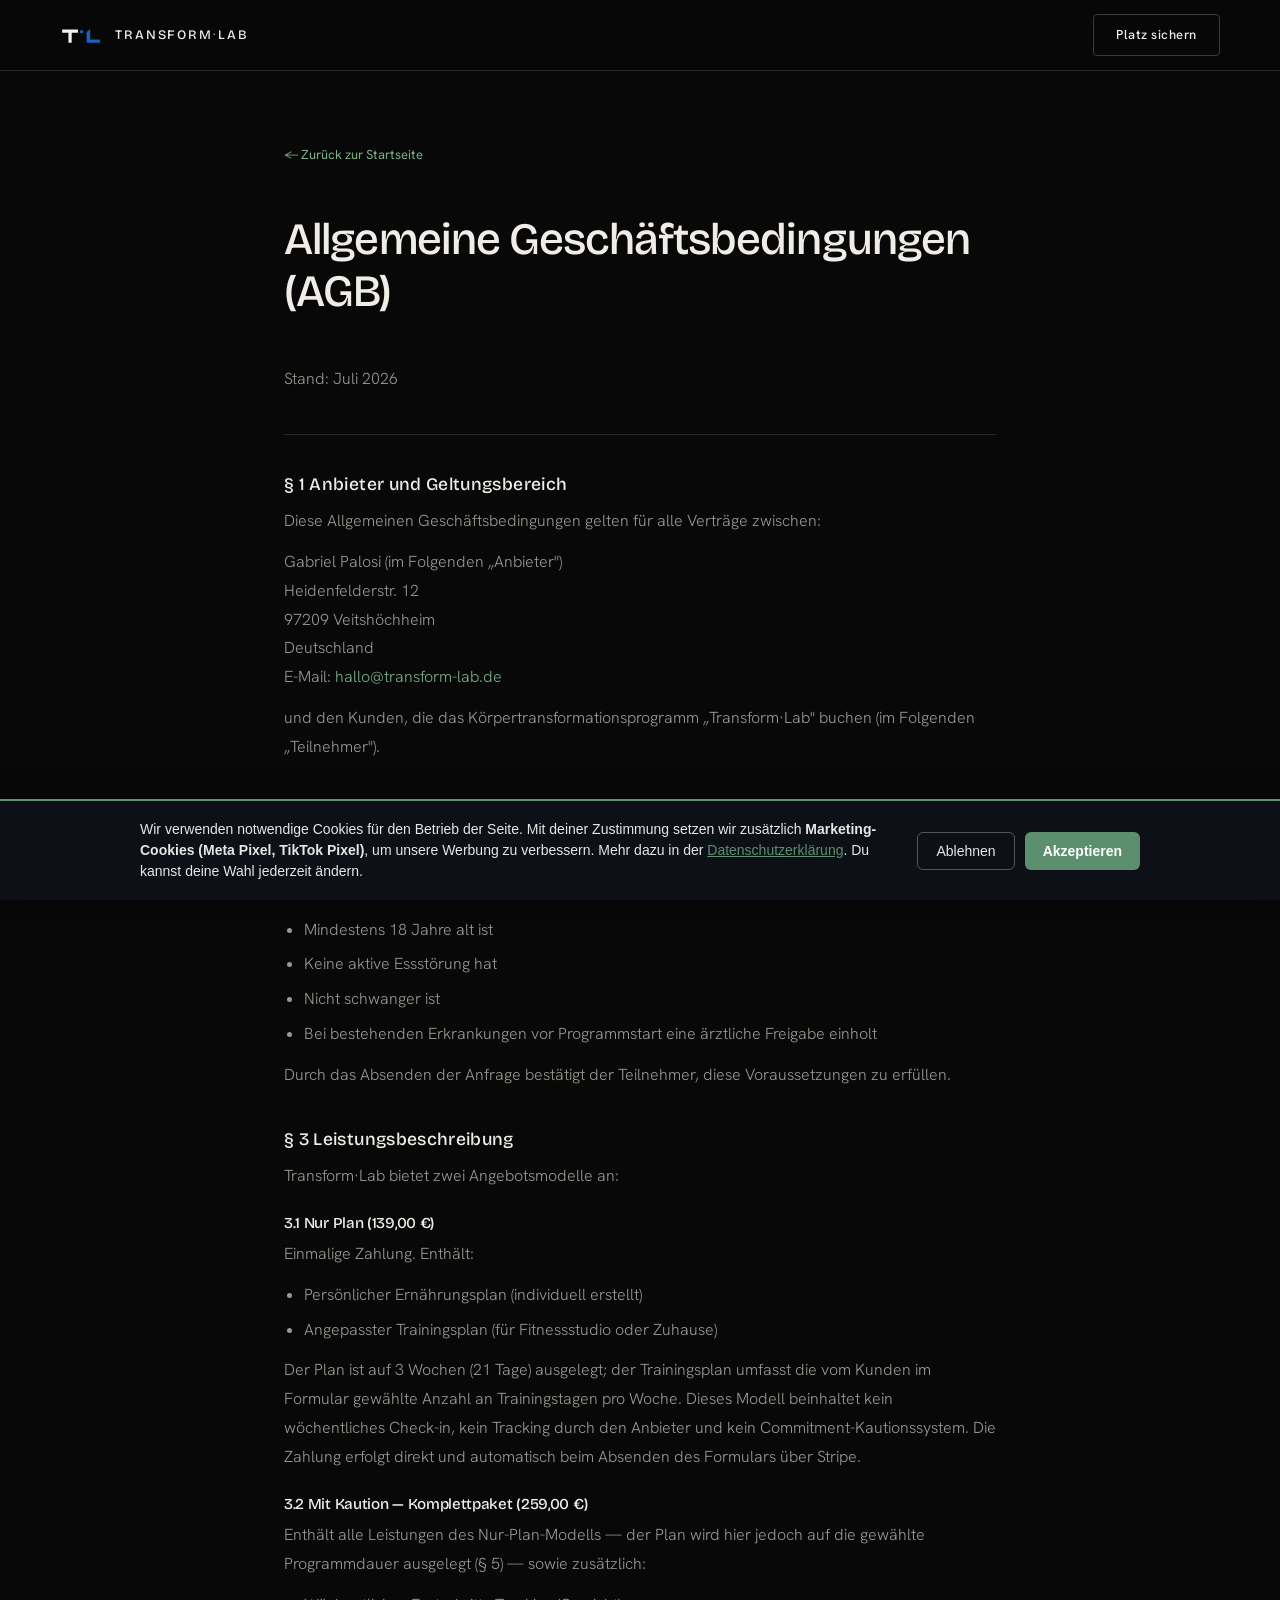
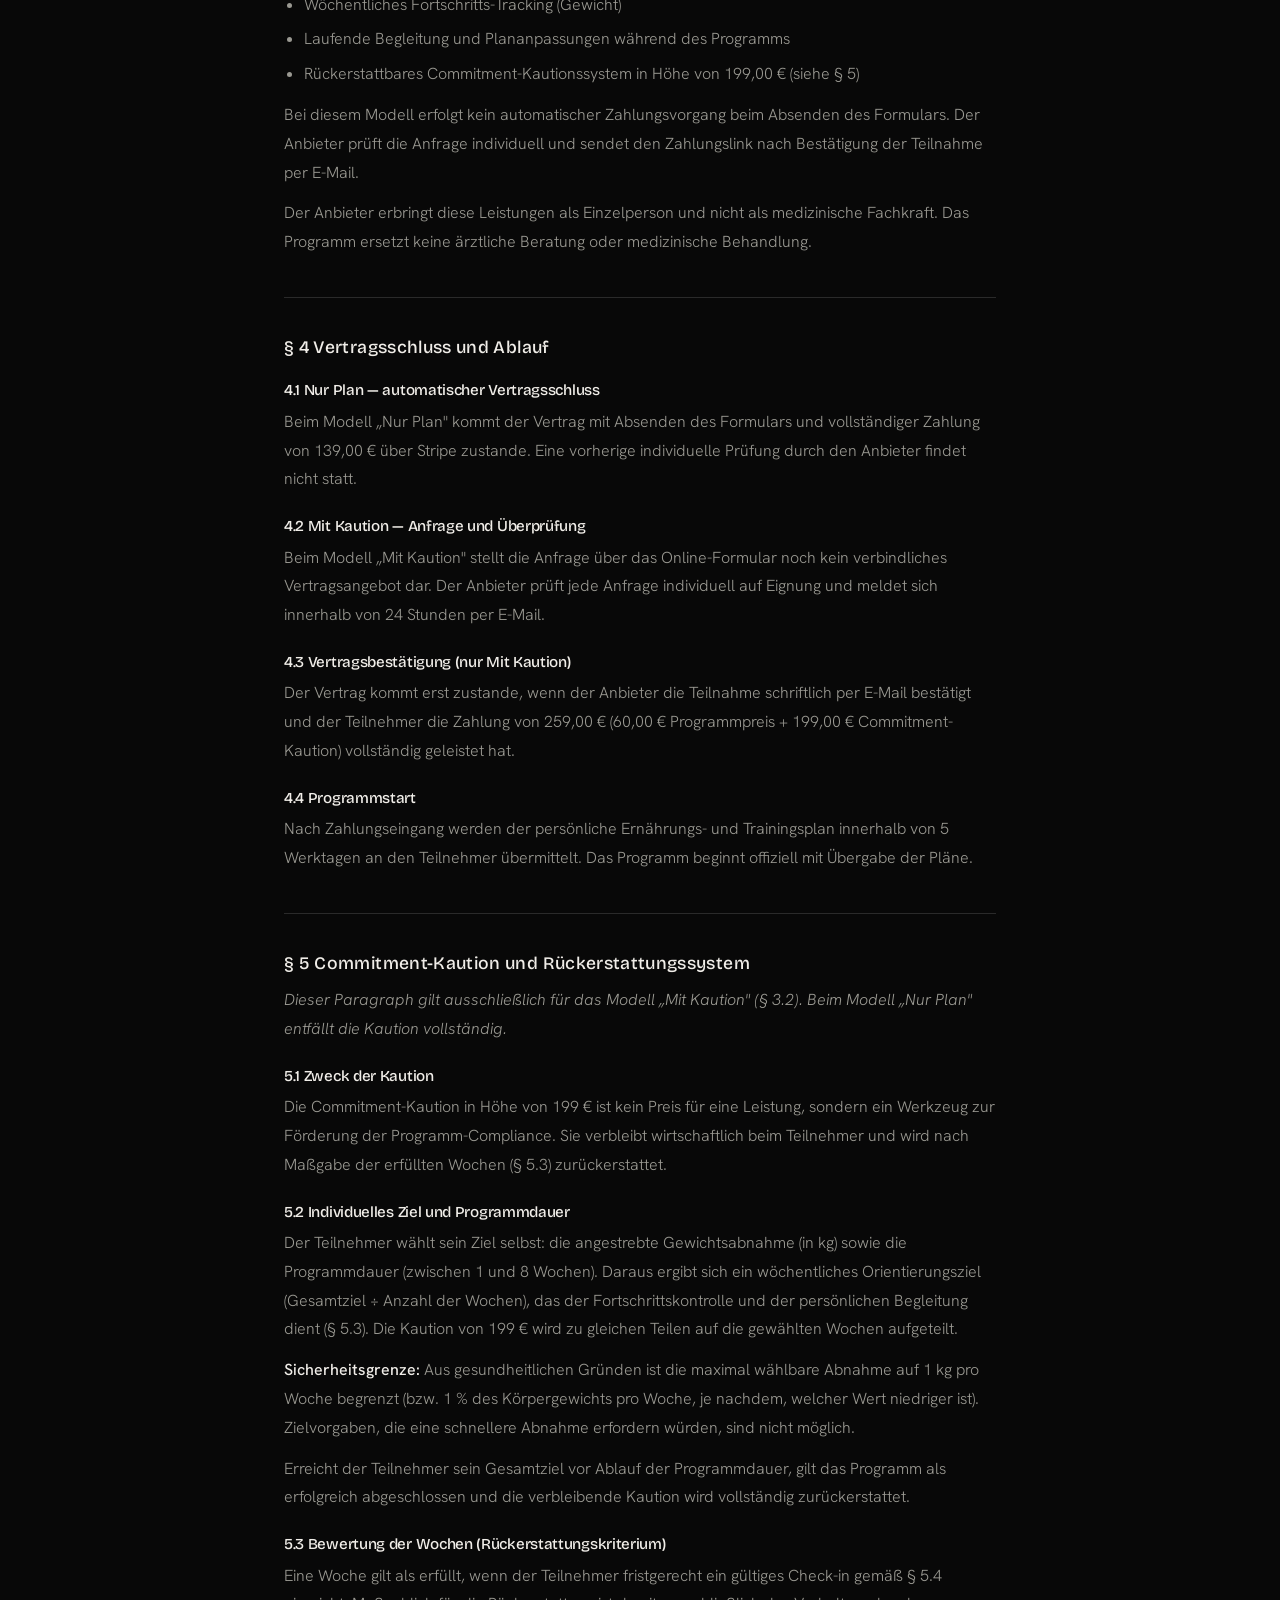
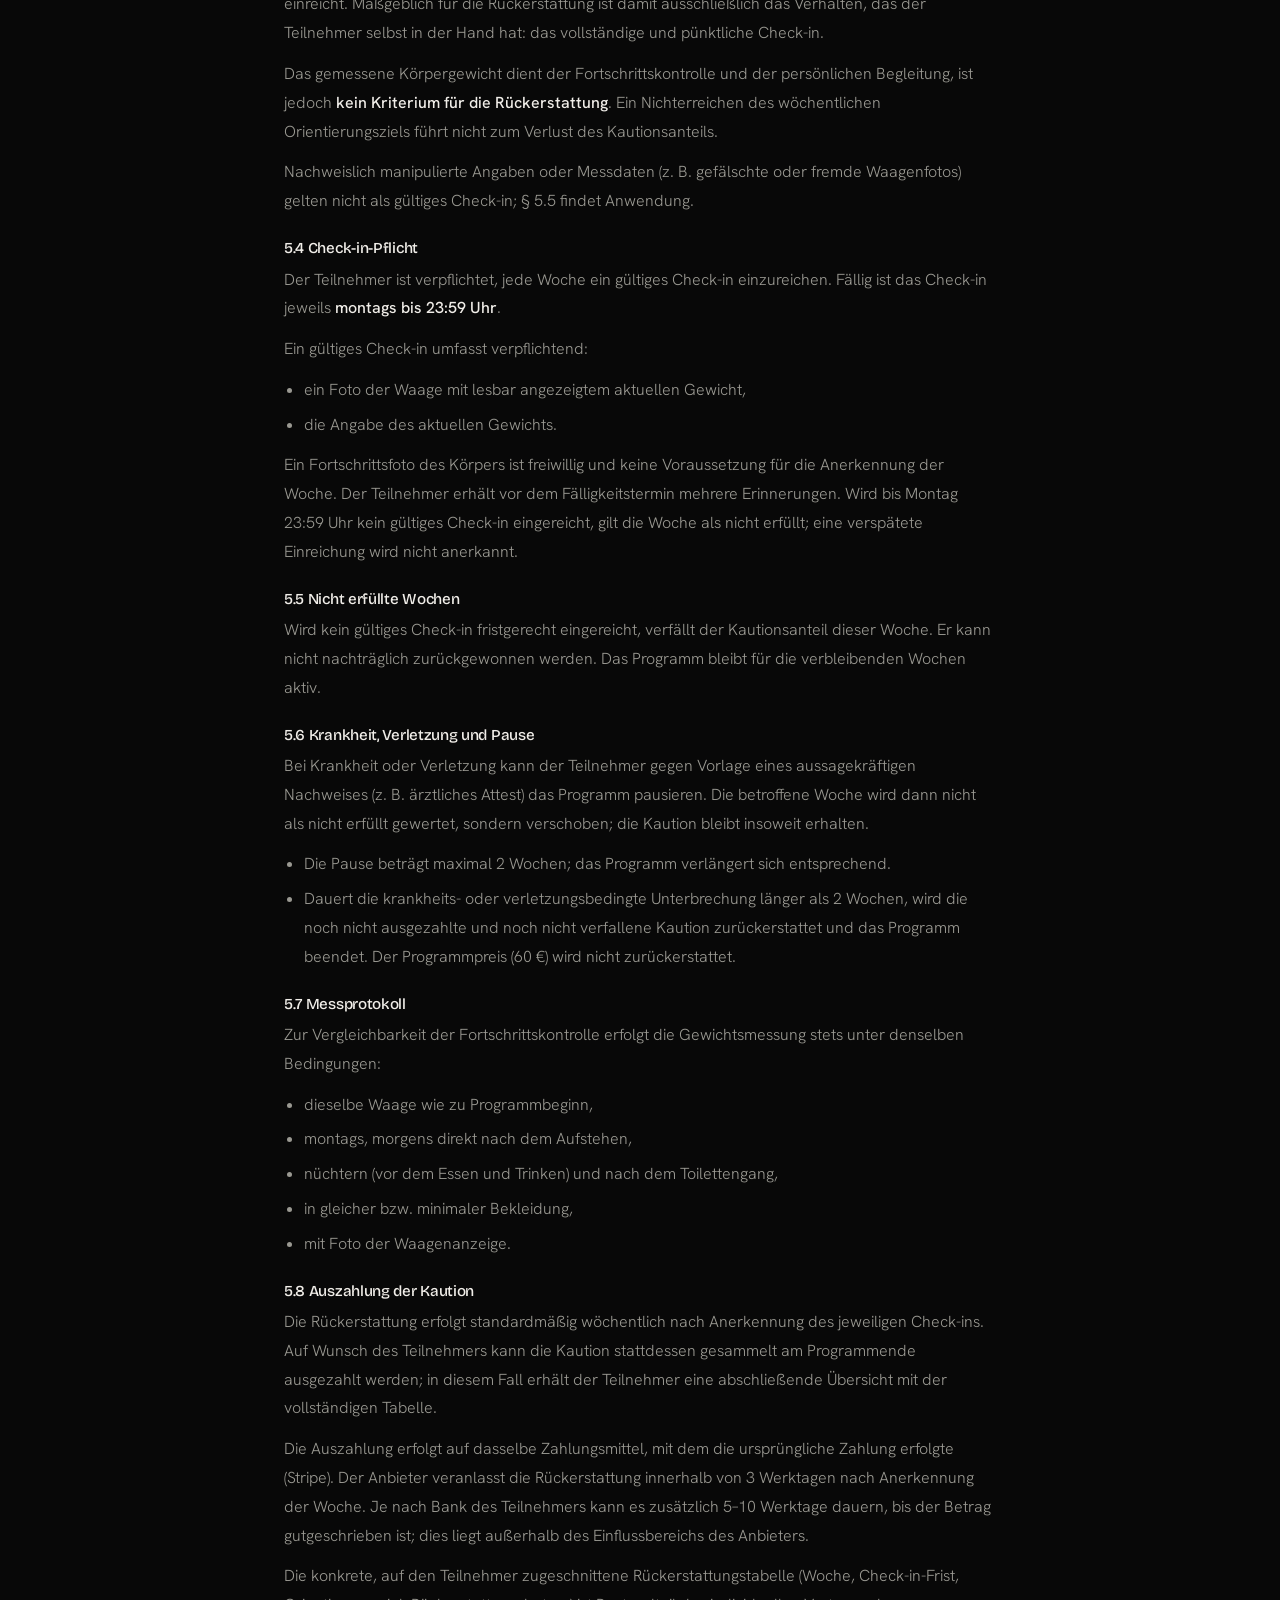
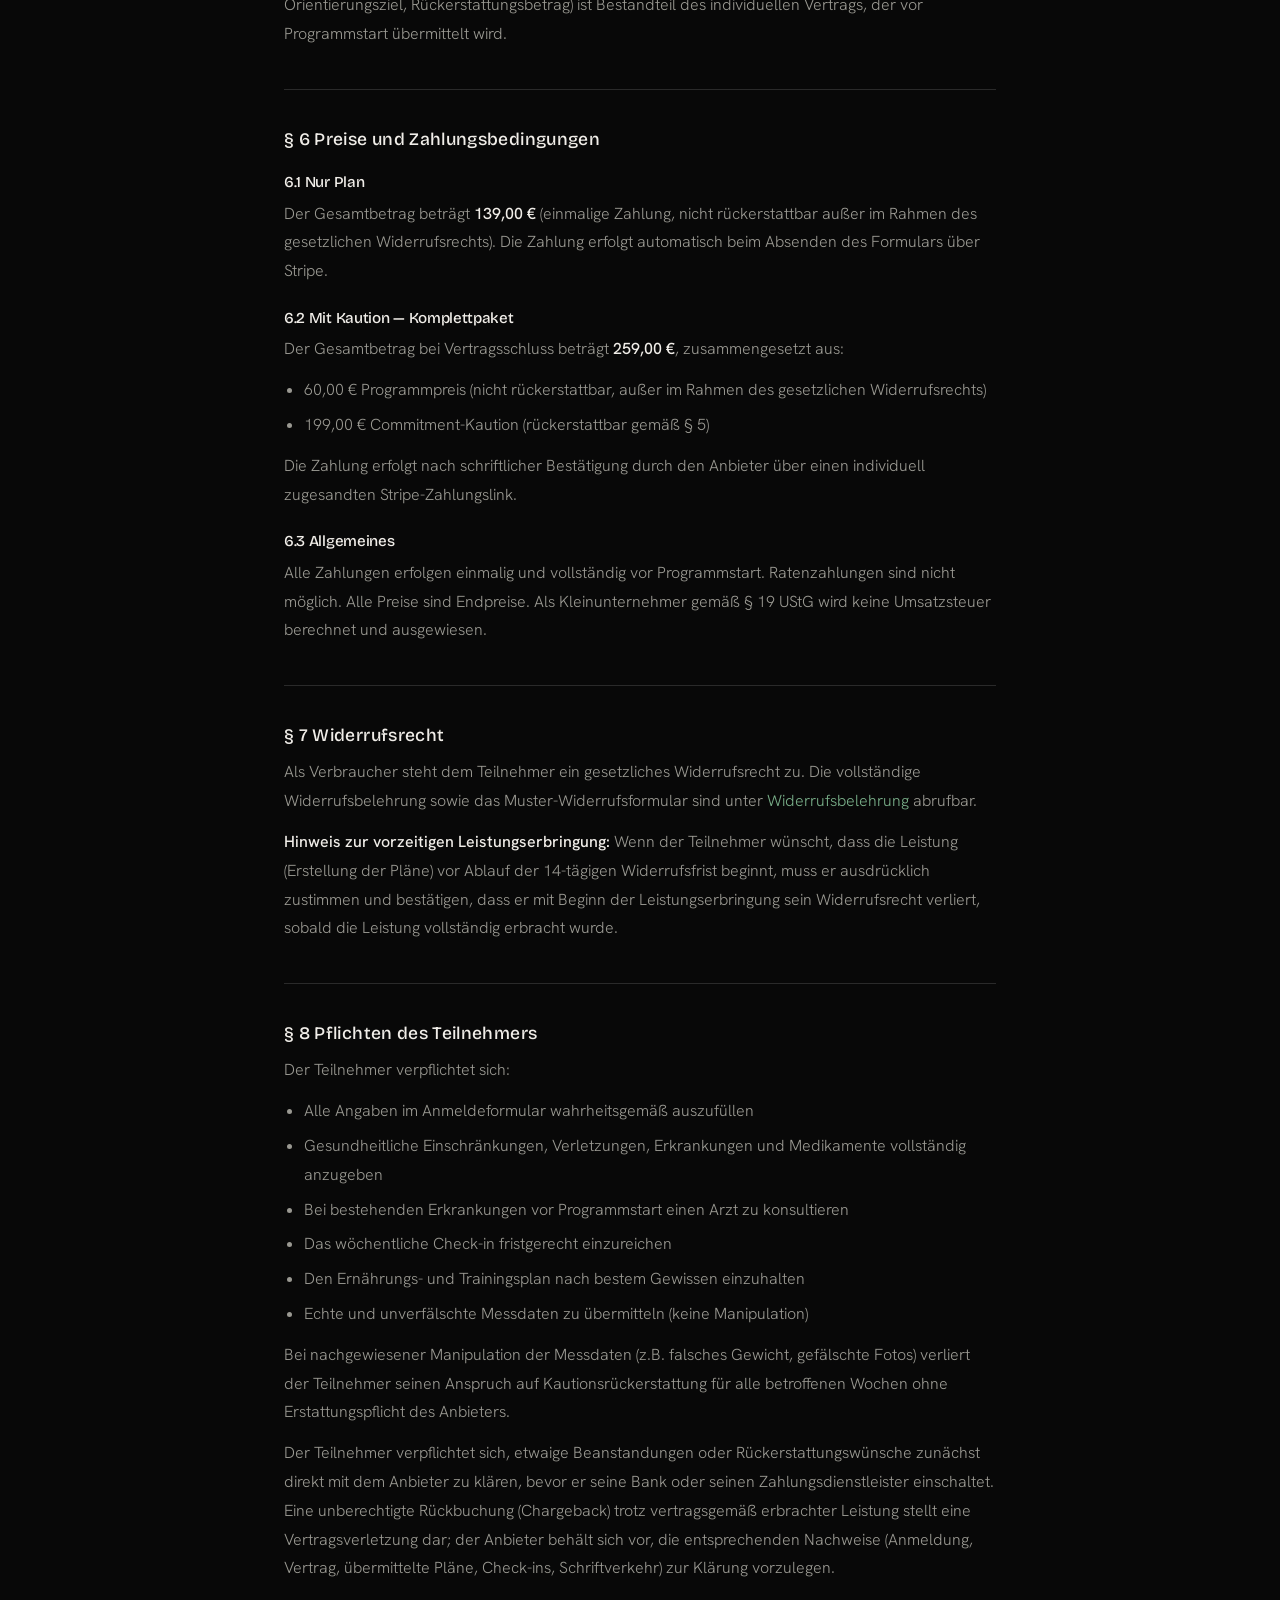
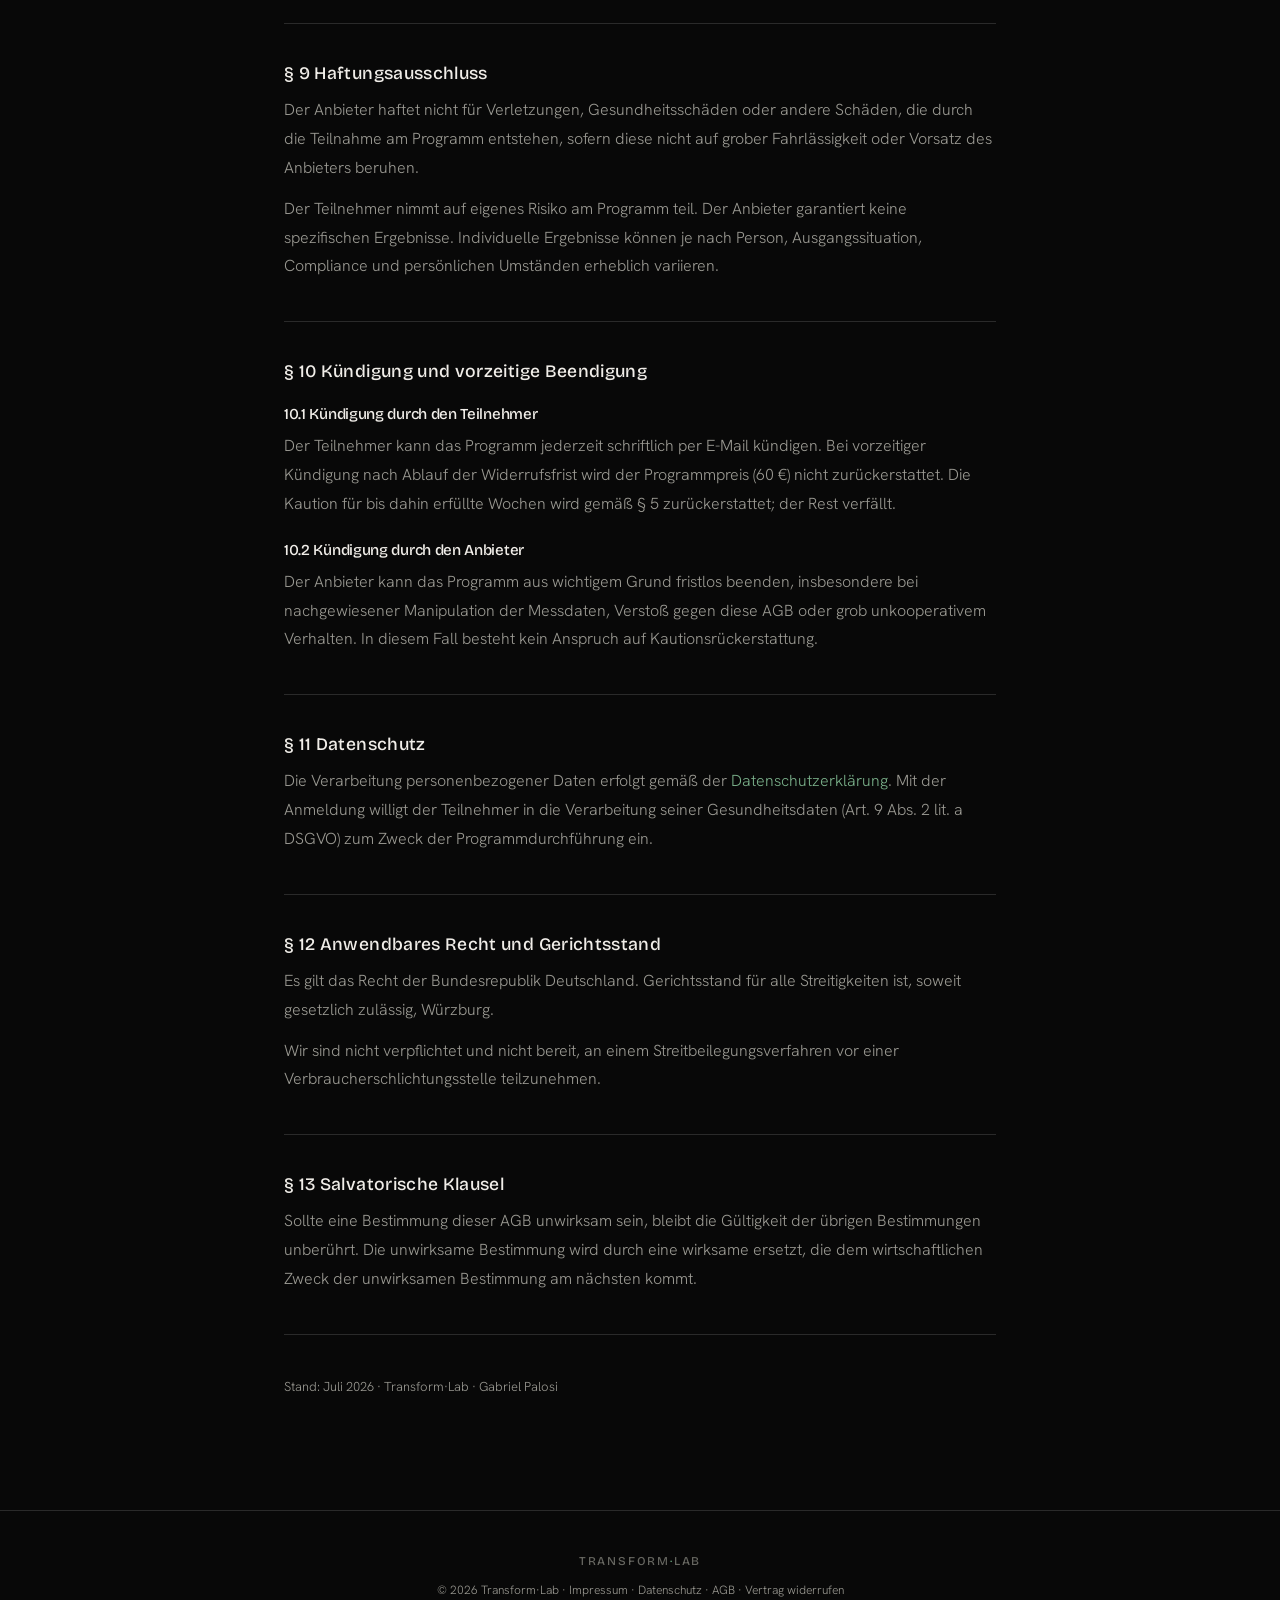
<file: agb.html>
<!DOCTYPE html>
<html lang="de">
<head>
  <meta charset="UTF-8">
  <meta name="viewport" content="width=device-width, initial-scale=1.0">

  <!-- Meta Pixel (Base) + Cookie-Consent -->
  <script src="js/meta-pixel.js?v=3"></script>
  <script src="js/tiktok-pixel.js?v=1"></script>
  <script src="js/consent.js?v=2"></script>
  <link rel="icon" href="assets/favicon.svg" type="image/svg+xml">
  <title>AGB — Transform·Lab</title>
  <meta name="robots" content="noindex, follow">
  <link rel="preconnect" href="https://fonts.googleapis.com">
  <link rel="preconnect" href="https://fonts.gstatic.com" crossorigin>
  <link href="https://fonts.googleapis.com/css2?family=Bricolage+Grotesque:opsz,wght@12..96,300;12..96,400;12..96,500&family=Hanken+Grotesk:wght@300;400;500&display=swap" rel="stylesheet">
  <link rel="stylesheet" href="css/styles.css?v=42">
  <style>
    .legal-page { max-width: 760px; margin: 0 auto; padding: 140px 24px 100px; }
    .legal-page h1 { font-size: clamp(2rem, 4vw, 2.8rem); margin-bottom: 48px; }
    .legal-page h2 { font-size: 1.1rem; font-weight: 500; color: var(--text); margin: 40px 0 12px; letter-spacing: .02em; }
    .legal-page h3 { font-size: .95rem; font-weight: 500; color: var(--text); margin: 24px 0 8px; }
    .legal-page p, .legal-page address { color: var(--text-muted); font-weight: 300; line-height: 1.8; font-style: normal; margin-bottom: 12px; }
    .legal-page ul, .legal-page ol { color: var(--text-muted); font-weight: 300; line-height: 1.8; padding-left: 20px; margin-bottom: 12px; }
    .legal-page li { margin-bottom: 6px; }
    .legal-page a { color: var(--green-light); text-decoration: none; }
    .legal-page a:hover { text-decoration: underline; }
    .legal-divider { border: none; border-top: 1px solid var(--border); margin: 40px 0; }
    .back-link { display: inline-flex; align-items: center; gap: 8px; color: var(--text-muted); font-size: 13px; text-decoration: none; margin-bottom: 48px; transition: color .2s; }
    .back-link:hover { color: var(--text); }
    .kaution-tabelle { width: 100%; border-collapse: collapse; margin: 16px 0 24px; font-size: 14px; }
    .kaution-tabelle th { text-align: left; padding: 10px 14px; background: var(--surface2); color: var(--text); font-weight: 500; border-bottom: 1px solid var(--border); }
    .kaution-tabelle td { padding: 10px 14px; border-bottom: 1px solid var(--border); color: var(--text-muted); }
    .kaution-tabelle tr:last-child td { border-bottom: none; font-weight: 500; color: var(--text); }
  </style>
</head>
<body>

  <header>
    <nav class="site-nav scrolled" aria-label="Navigation">
      <div class="nav-inner">
        <a href="index.html" class="logo"><img src="assets/logo.svg" alt="" class="logo-mark" style="height:20px;width:auto;vertical-align:middle;margin-right:9px">Transform<span>·</span>Lab</a>
        <a href="index.html#form" class="nav-cta">Platz sichern</a>
      </div>
    </nav>
  </header>

  <main>
    <div class="legal-page">

      <a href="index.html" class="back-link">← Zurück zur Startseite</a>

      <h1>Allgemeine Geschäftsbedingungen (AGB)</h1>

      <p>Stand: Juli 2026</p>

      <hr class="legal-divider">

      <h2>§ 1 Anbieter und Geltungsbereich</h2>
      <p>
        Diese Allgemeinen Geschäftsbedingungen gelten für alle Verträge zwischen:
      </p>
      <address>
        Gabriel Palosi (im Folgenden „Anbieter")<br>
        Heidenfelderstr. 12<br>
        97209 Veitshöchheim<br>
        Deutschland<br>
        E-Mail: <a href="mailto:hallo@transform-lab.de">hallo@transform-lab.de</a>
      </address>
      <p>
        und den Kunden, die das Körpertransformationsprogramm „Transform·Lab"
        buchen (im Folgenden „Teilnehmer").
      </p>

      <hr class="legal-divider">

      <h2>§ 2 Teilnahmevoraussetzungen</h2>
      <p>
        Die Teilnahme am Programm setzt voraus, dass der Teilnehmer:
      </p>
      <ul>
        <li>Mindestens 18 Jahre alt ist</li>
        <li>Keine aktive Essstörung hat</li>
        <li>Nicht schwanger ist</li>
        <li>Bei bestehenden Erkrankungen vor Programmstart eine ärztliche Freigabe einholt</li>
      </ul>
      <p>
        Durch das Absenden der Anfrage bestätigt der Teilnehmer, diese Voraussetzungen zu erfüllen.
      </p>

      <h2>§ 3 Leistungsbeschreibung</h2>
      <p>Transform·Lab bietet zwei Angebotsmodelle an:</p>

      <h3>3.1 Nur Plan (139,00 €)</h3>
      <p>Einmalige Zahlung. Enthält:</p>
      <ul>
        <li>Persönlicher Ernährungsplan (individuell erstellt)</li>
        <li>Angepasster Trainingsplan (für Fitnessstudio oder Zuhause)</li>
      </ul>
      <p>
        Der Plan ist auf 3 Wochen (21 Tage) ausgelegt; der Trainingsplan umfasst die vom
        Kunden im Formular gewählte Anzahl an Trainingstagen pro Woche. Dieses Modell
        beinhaltet kein wöchentliches Check-in, kein Tracking durch den Anbieter
        und kein Commitment-Kautionssystem. Die Zahlung erfolgt direkt und automatisch beim
        Absenden des Formulars über Stripe.
      </p>

      <h3>3.2 Mit Kaution — Komplettpaket (259,00 €)</h3>
      <p>Enthält alle Leistungen des Nur-Plan-Modells — der Plan wird hier jedoch auf die
        gewählte Programmdauer ausgelegt (§ 5) — sowie zusätzlich:</p>
      <ul>
        <li>Wöchentliches Fortschritts-Tracking (Gewicht)</li>
        <li>Laufende Begleitung und Plananpassungen während des Programms</li>
        <li>Rückerstattbares Commitment-Kautionssystem in Höhe von 199,00 € (siehe § 5)</li>
      </ul>
      <p>
        Bei diesem Modell erfolgt kein automatischer Zahlungsvorgang beim Absenden des Formulars.
        Der Anbieter prüft die Anfrage individuell und sendet den Zahlungslink nach Bestätigung
        der Teilnahme per E-Mail.
      </p>

      <p>
        Der Anbieter erbringt diese Leistungen als Einzelperson und nicht als medizinische
        Fachkraft. Das Programm ersetzt keine ärztliche Beratung oder medizinische Behandlung.
      </p>

      <hr class="legal-divider">

      <h2>§ 4 Vertragsschluss und Ablauf</h2>

      <h3>4.1 Nur Plan — automatischer Vertragsschluss</h3>
      <p>
        Beim Modell „Nur Plan" kommt der Vertrag mit Absenden des Formulars und
        vollständiger Zahlung von 139,00 € über Stripe zustande. Eine vorherige
        individuelle Prüfung durch den Anbieter findet nicht statt.
      </p>

      <h3>4.2 Mit Kaution — Anfrage und Überprüfung</h3>
      <p>
        Beim Modell „Mit Kaution" stellt die Anfrage über das Online-Formular noch kein
        verbindliches Vertragsangebot dar. Der Anbieter prüft jede Anfrage individuell
        auf Eignung und meldet sich innerhalb von 24 Stunden per E-Mail.
      </p>

      <h3>4.3 Vertragsbestätigung (nur Mit Kaution)</h3>
      <p>
        Der Vertrag kommt erst zustande, wenn der Anbieter die Teilnahme schriftlich
        per E-Mail bestätigt und der Teilnehmer die Zahlung von 259,00 € (60,00 €
        Programmpreis + 199,00 € Commitment-Kaution) vollständig geleistet hat.
      </p>

      <h3>4.4 Programmstart</h3>
      <p>
        Nach Zahlungseingang werden der persönliche Ernährungs- und Trainingsplan
        innerhalb von 5 Werktagen an den Teilnehmer übermittelt. Das Programm
        beginnt offiziell mit Übergabe der Pläne.
      </p>

      <hr class="legal-divider">

      <h2>§ 5 Commitment-Kaution und Rückerstattungssystem</h2>

      <p><em>Dieser Paragraph gilt ausschließlich für das Modell „Mit Kaution" (§ 3.2). Beim Modell „Nur Plan" entfällt die Kaution vollständig.</em></p>

      <h3>5.1 Zweck der Kaution</h3>
      <p>
        Die Commitment-Kaution in Höhe von 199 € ist kein Preis für eine Leistung,
        sondern ein Werkzeug zur Förderung der Programm-Compliance. Sie verbleibt
        wirtschaftlich beim Teilnehmer und wird nach Maßgabe der erfüllten
        Wochen (§ 5.3) zurückerstattet.
      </p>

      <h3>5.2 Individuelles Ziel und Programmdauer</h3>
      <p>
        Der Teilnehmer wählt sein Ziel selbst: die angestrebte Gewichtsabnahme
        (in kg) sowie die Programmdauer (zwischen 1 und 8 Wochen). Daraus ergibt
        sich ein wöchentliches Orientierungsziel (Gesamtziel ÷ Anzahl der Wochen),
        das der Fortschrittskontrolle und der persönlichen Begleitung dient (§ 5.3).
        Die Kaution von 199 € wird zu gleichen Teilen auf die gewählten Wochen aufgeteilt.
      </p>
      <p>
        <strong>Sicherheitsgrenze:</strong> Aus gesundheitlichen Gründen ist die
        maximal wählbare Abnahme auf 1 kg pro Woche begrenzt (bzw. 1 % des
        Körpergewichts pro Woche, je nachdem, welcher Wert niedriger ist).
        Zielvorgaben, die eine schnellere Abnahme erfordern würden, sind nicht möglich.
      </p>
      <p>
        Erreicht der Teilnehmer sein Gesamtziel vor Ablauf der Programmdauer, gilt
        das Programm als erfolgreich abgeschlossen und die verbleibende Kaution wird
        vollständig zurückerstattet.
      </p>

      <h3>5.3 Bewertung der Wochen (Rückerstattungskriterium)</h3>
      <p>
        Eine Woche gilt als erfüllt, wenn der Teilnehmer fristgerecht ein gültiges
        Check-in gemäß § 5.4 einreicht. Maßgeblich für die Rückerstattung ist damit
        ausschließlich das Verhalten, das der Teilnehmer selbst in der Hand hat:
        das vollständige und pünktliche Check-in.
      </p>
      <p>
        Das gemessene Körpergewicht dient der Fortschrittskontrolle und der
        persönlichen Begleitung, ist jedoch <strong>kein Kriterium für die
        Rückerstattung</strong>. Ein Nichterreichen des wöchentlichen
        Orientierungsziels führt nicht zum Verlust des Kautionsanteils.
      </p>
      <p>
        Nachweislich manipulierte Angaben oder Messdaten (z. B. gefälschte oder
        fremde Waagenfotos) gelten nicht als gültiges Check-in; § 5.5 findet Anwendung.
      </p>

      <h3>5.4 Check-in-Pflicht</h3>
      <p>
        Der Teilnehmer ist verpflichtet, jede Woche ein gültiges Check-in einzureichen.
        Fällig ist das Check-in jeweils <strong>montags bis 23:59 Uhr</strong>.
      </p>
      <p>Ein gültiges Check-in umfasst verpflichtend:</p>
      <ul>
        <li>ein Foto der Waage mit lesbar angezeigtem aktuellen Gewicht,</li>
        <li>die Angabe des aktuellen Gewichts.</li>
      </ul>
      <p>
        Ein Fortschrittsfoto des Körpers ist freiwillig und keine Voraussetzung für
        die Anerkennung der Woche. Der Teilnehmer erhält vor dem Fälligkeitstermin
        mehrere Erinnerungen. Wird bis Montag 23:59 Uhr kein gültiges Check-in
        eingereicht, gilt die Woche als nicht erfüllt; eine verspätete Einreichung
        wird nicht anerkannt.
      </p>

      <h3>5.5 Nicht erfüllte Wochen</h3>
      <p>
        Wird kein gültiges Check-in fristgerecht eingereicht, verfällt der
        Kautionsanteil dieser Woche. Er kann nicht
        nachträglich zurückgewonnen werden. Das Programm bleibt für die
        verbleibenden Wochen aktiv.
      </p>

      <h3>5.6 Krankheit, Verletzung und Pause</h3>
      <p>
        Bei Krankheit oder Verletzung kann der Teilnehmer gegen Vorlage eines
        aussagekräftigen Nachweises (z. B. ärztliches Attest) das Programm pausieren.
        Die betroffene Woche wird dann nicht als nicht erfüllt gewertet, sondern
        verschoben; die Kaution bleibt insoweit erhalten.
      </p>
      <ul>
        <li>Die Pause beträgt maximal 2 Wochen; das Programm verlängert sich entsprechend.</li>
        <li>Dauert die krankheits- oder verletzungsbedingte Unterbrechung länger als 2 Wochen, wird die noch nicht ausgezahlte und noch nicht verfallene Kaution zurückerstattet und das Programm beendet. Der Programmpreis (60 €) wird nicht zurückerstattet.</li>
      </ul>

      <h3>5.7 Messprotokoll</h3>
      <p>Zur Vergleichbarkeit der Fortschrittskontrolle erfolgt die Gewichtsmessung stets unter denselben Bedingungen:</p>
      <ul>
        <li>dieselbe Waage wie zu Programmbeginn,</li>
        <li>montags, morgens direkt nach dem Aufstehen,</li>
        <li>nüchtern (vor dem Essen und Trinken) und nach dem Toilettengang,</li>
        <li>in gleicher bzw. minimaler Bekleidung,</li>
        <li>mit Foto der Waagenanzeige.</li>
      </ul>

      <h3>5.8 Auszahlung der Kaution</h3>
      <p>
        Die Rückerstattung erfolgt standardmäßig wöchentlich nach Anerkennung des
        jeweiligen Check-ins. Auf Wunsch des Teilnehmers kann die Kaution stattdessen
        gesammelt am Programmende ausgezahlt werden; in diesem Fall erhält der
        Teilnehmer eine abschließende Übersicht mit der vollständigen Tabelle.
      </p>
      <p>
        Die Auszahlung erfolgt auf dasselbe Zahlungsmittel, mit dem die ursprüngliche
        Zahlung erfolgte (Stripe). Der Anbieter veranlasst die Rückerstattung innerhalb
        von 3 Werktagen nach Anerkennung der Woche. Je nach Bank des Teilnehmers kann
        es zusätzlich 5–10 Werktage dauern, bis der Betrag gutgeschrieben ist; dies
        liegt außerhalb des Einflussbereichs des Anbieters.
      </p>
      <p>
        Die konkrete, auf den Teilnehmer zugeschnittene Rückerstattungstabelle (Woche,
        Check-in-Frist, Orientierungsziel, Rückerstattungsbetrag) ist Bestandteil des
        individuellen Vertrags, der vor Programmstart übermittelt wird.
      </p>

      <hr class="legal-divider">

      <h2>§ 6 Preise und Zahlungsbedingungen</h2>

      <h3>6.1 Nur Plan</h3>
      <p>
        Der Gesamtbetrag beträgt <strong>139,00 €</strong> (einmalige Zahlung, nicht
        rückerstattbar außer im Rahmen des gesetzlichen Widerrufsrechts).
        Die Zahlung erfolgt automatisch beim Absenden des Formulars über Stripe.
      </p>

      <h3>6.2 Mit Kaution — Komplettpaket</h3>
      <p>
        Der Gesamtbetrag bei Vertragsschluss beträgt <strong>259,00 €</strong>,
        zusammengesetzt aus:
      </p>
      <ul>
        <li>60,00 € Programmpreis (nicht rückerstattbar, außer im Rahmen des gesetzlichen Widerrufsrechts)</li>
        <li>199,00 € Commitment-Kaution (rückerstattbar gemäß § 5)</li>
      </ul>
      <p>
        Die Zahlung erfolgt nach schriftlicher Bestätigung durch den Anbieter über
        einen individuell zugesandten Stripe-Zahlungslink.
      </p>

      <h3>6.3 Allgemeines</h3>
      <p>
        Alle Zahlungen erfolgen einmalig und vollständig vor Programmstart.
        Ratenzahlungen sind nicht möglich. Alle Preise sind Endpreise.
        Als Kleinunternehmer gemäß § 19 UStG wird keine Umsatzsteuer berechnet
        und ausgewiesen.
      </p>

      <hr class="legal-divider">

      <h2>§ 7 Widerrufsrecht</h2>
      <p>
        Als Verbraucher steht dem Teilnehmer ein gesetzliches Widerrufsrecht zu.
        Die vollständige Widerrufsbelehrung sowie das Muster-Widerrufsformular
        sind unter <a href="widerruf.html">Widerrufsbelehrung</a> abrufbar.
      </p>
      <p>
        <strong>Hinweis zur vorzeitigen Leistungserbringung:</strong> Wenn der Teilnehmer
        wünscht, dass die Leistung (Erstellung der Pläne) vor Ablauf der 14-tägigen
        Widerrufsfrist beginnt, muss er ausdrücklich zustimmen und bestätigen, dass
        er mit Beginn der Leistungserbringung sein Widerrufsrecht verliert, sobald
        die Leistung vollständig erbracht wurde.
      </p>

      <hr class="legal-divider">

      <h2>§ 8 Pflichten des Teilnehmers</h2>
      <p>Der Teilnehmer verpflichtet sich:</p>
      <ul>
        <li>Alle Angaben im Anmeldeformular wahrheitsgemäß auszufüllen</li>
        <li>Gesundheitliche Einschränkungen, Verletzungen, Erkrankungen und Medikamente vollständig anzugeben</li>
        <li>Bei bestehenden Erkrankungen vor Programmstart einen Arzt zu konsultieren</li>
        <li>Das wöchentliche Check-in fristgerecht einzureichen</li>
        <li>Den Ernährungs- und Trainingsplan nach bestem Gewissen einzuhalten</li>
        <li>Echte und unverfälschte Messdaten zu übermitteln (keine Manipulation)</li>
      </ul>
      <p>
        Bei nachgewiesener Manipulation der Messdaten (z.B. falsches Gewicht, gefälschte
        Fotos) verliert der Teilnehmer seinen Anspruch auf Kautionsrückerstattung für
        alle betroffenen Wochen ohne Erstattungspflicht des Anbieters.
      </p>
      <p>
        Der Teilnehmer verpflichtet sich, etwaige Beanstandungen oder
        Rückerstattungswünsche zunächst direkt mit dem Anbieter zu klären, bevor er
        seine Bank oder seinen Zahlungsdienstleister einschaltet. Eine unberechtigte
        Rückbuchung (Chargeback) trotz vertragsgemäß erbrachter Leistung stellt eine
        Vertragsverletzung dar; der Anbieter behält sich vor, die entsprechenden
        Nachweise (Anmeldung, Vertrag, übermittelte Pläne, Check-ins, Schriftverkehr)
        zur Klärung vorzulegen.
      </p>

      <hr class="legal-divider">

      <h2>§ 9 Haftungsausschluss</h2>
      <p>
        Der Anbieter haftet nicht für Verletzungen, Gesundheitsschäden oder andere
        Schäden, die durch die Teilnahme am Programm entstehen, sofern diese nicht
        auf grober Fahrlässigkeit oder Vorsatz des Anbieters beruhen.
      </p>
      <p>
        Der Teilnehmer nimmt auf eigenes Risiko am Programm teil. Der Anbieter
        garantiert keine spezifischen Ergebnisse. Individuelle Ergebnisse können
        je nach Person, Ausgangssituation, Compliance und persönlichen Umständen
        erheblich variieren.
      </p>

      <hr class="legal-divider">

      <h2>§ 10 Kündigung und vorzeitige Beendigung</h2>

      <h3>10.1 Kündigung durch den Teilnehmer</h3>
      <p>
        Der Teilnehmer kann das Programm jederzeit schriftlich per E-Mail kündigen.
        Bei vorzeitiger Kündigung nach Ablauf der Widerrufsfrist wird der Programmpreis
        (60 €) nicht zurückerstattet. Die Kaution für bis dahin erfüllte Wochen wird
        gemäß § 5 zurückerstattet; der Rest verfällt.
      </p>

      <h3>10.2 Kündigung durch den Anbieter</h3>
      <p>
        Der Anbieter kann das Programm aus wichtigem Grund fristlos beenden,
        insbesondere bei nachgewiesener Manipulation der Messdaten, Verstoß gegen
        diese AGB oder grob unkooperativem Verhalten. In diesem Fall besteht kein
        Anspruch auf Kautionsrückerstattung.
      </p>

      <hr class="legal-divider">

      <h2>§ 11 Datenschutz</h2>
      <p>
        Die Verarbeitung personenbezogener Daten erfolgt gemäß der
        <a href="datenschutz.html">Datenschutzerklärung</a>. Mit der Anmeldung
        willigt der Teilnehmer in die Verarbeitung seiner Gesundheitsdaten
        (Art. 9 Abs. 2 lit. a DSGVO) zum Zweck der Programmdurchführung ein.
      </p>

      <hr class="legal-divider">

      <h2>§ 12 Anwendbares Recht und Gerichtsstand</h2>
      <p>
        Es gilt das Recht der Bundesrepublik Deutschland. Gerichtsstand für alle
        Streitigkeiten ist, soweit gesetzlich zulässig, Würzburg.
      </p>
      <p>
        Wir sind nicht verpflichtet und nicht bereit, an einem Streitbeilegungsverfahren
        vor einer Verbraucherschlichtungsstelle teilzunehmen.
      </p>

      <hr class="legal-divider">

      <h2>§ 13 Salvatorische Klausel</h2>
      <p>
        Sollte eine Bestimmung dieser AGB unwirksam sein, bleibt die Gültigkeit
        der übrigen Bestimmungen unberührt. Die unwirksame Bestimmung wird durch
        eine wirksame ersetzt, die dem wirtschaftlichen Zweck der unwirksamen
        Bestimmung am nächsten kommt.
      </p>

      <hr class="legal-divider">

      <p style="font-size:13px; margin-top: 40px;">Stand: Juli 2026 · Transform·Lab · Gabriel Palosi</p>

    </div>
  </main>

  <footer class="site-footer">
    <div class="container footer-inner">
      <a href="index.html" class="logo" style="font-size:12px;letter-spacing:.15em">Transform<span>·</span>Lab</a>
      <p>© 2026 Transform·Lab ·
        <a href="impressum.html" style="color:var(--text-muted)">Impressum</a> ·
        <a href="datenschutz.html" style="color:var(--text-muted)">Datenschutz</a> ·
        <a href="agb.html" style="color:var(--text-muted)">AGB</a> ·
        <a href="widerruf.html" style="color:var(--text-muted)">Vertrag widerrufen</a>
      </p>
    </div>
  </footer>

</body>
</html>
</file>
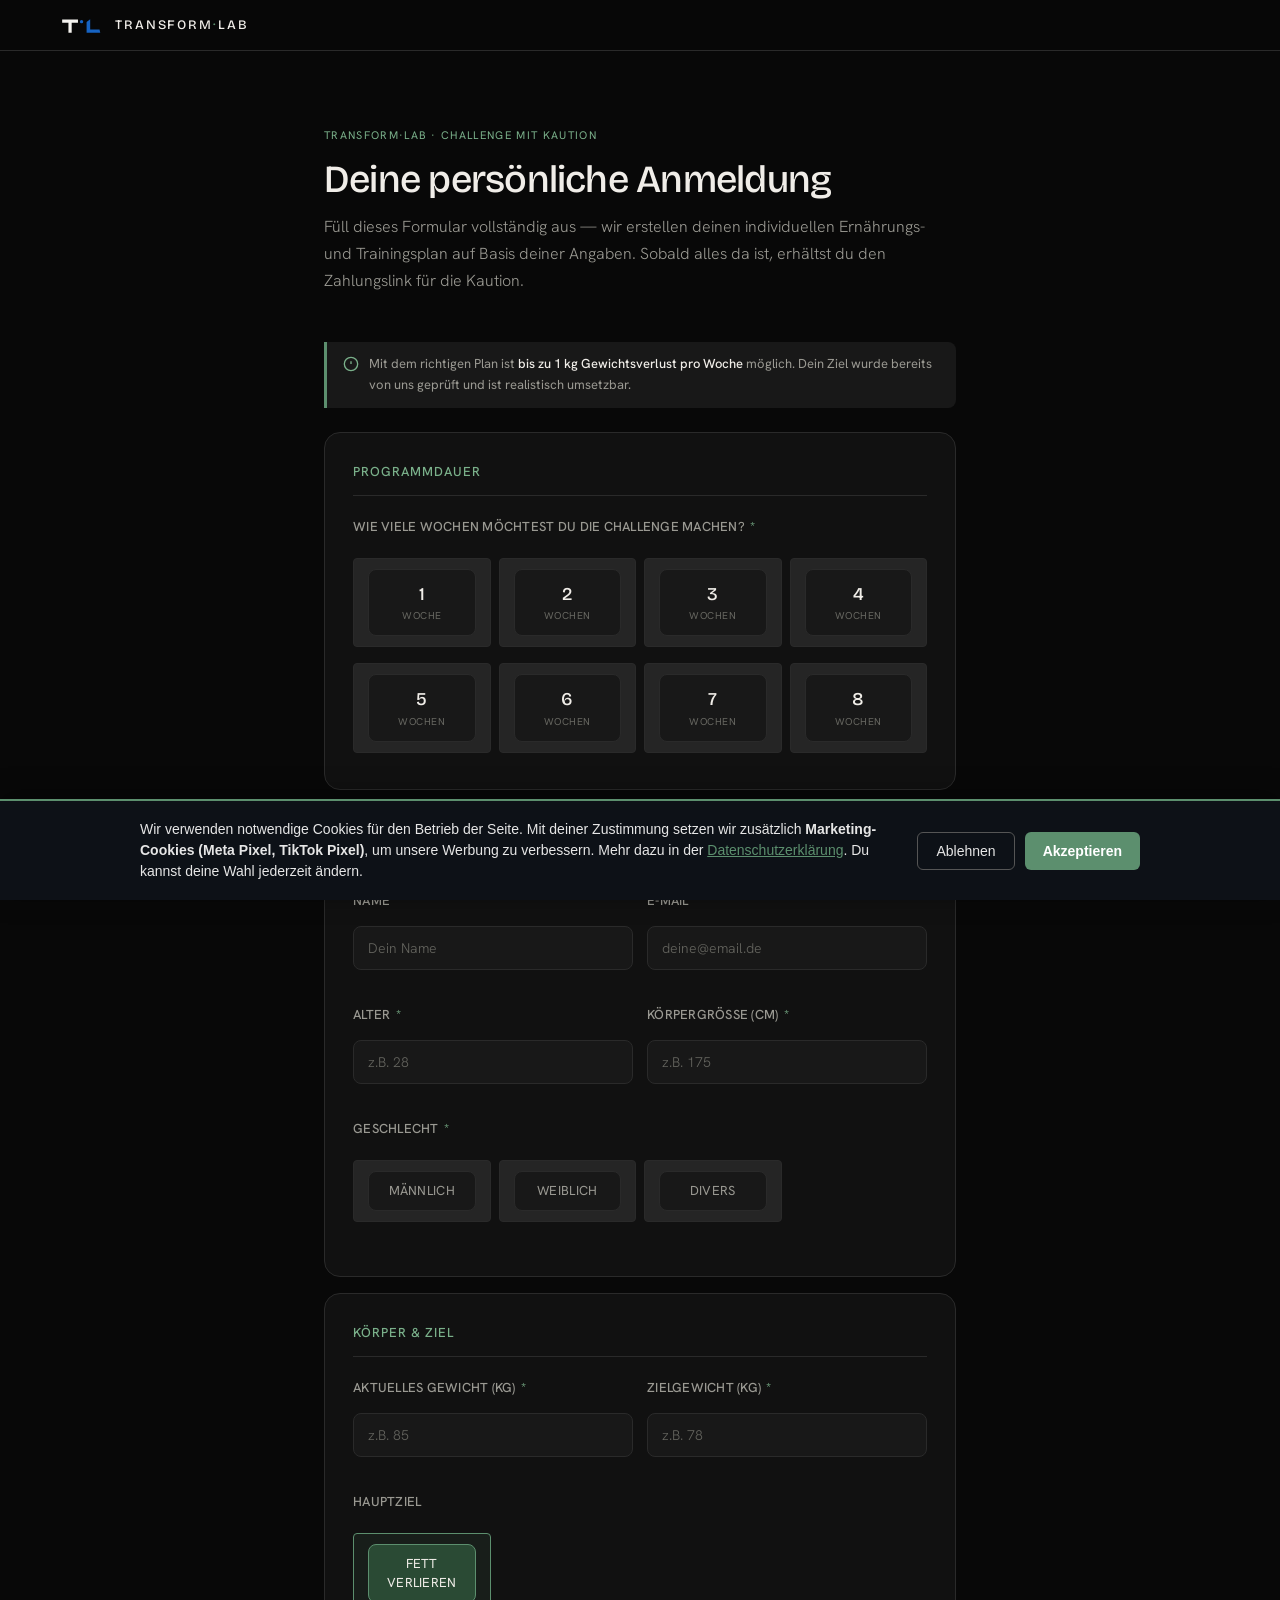
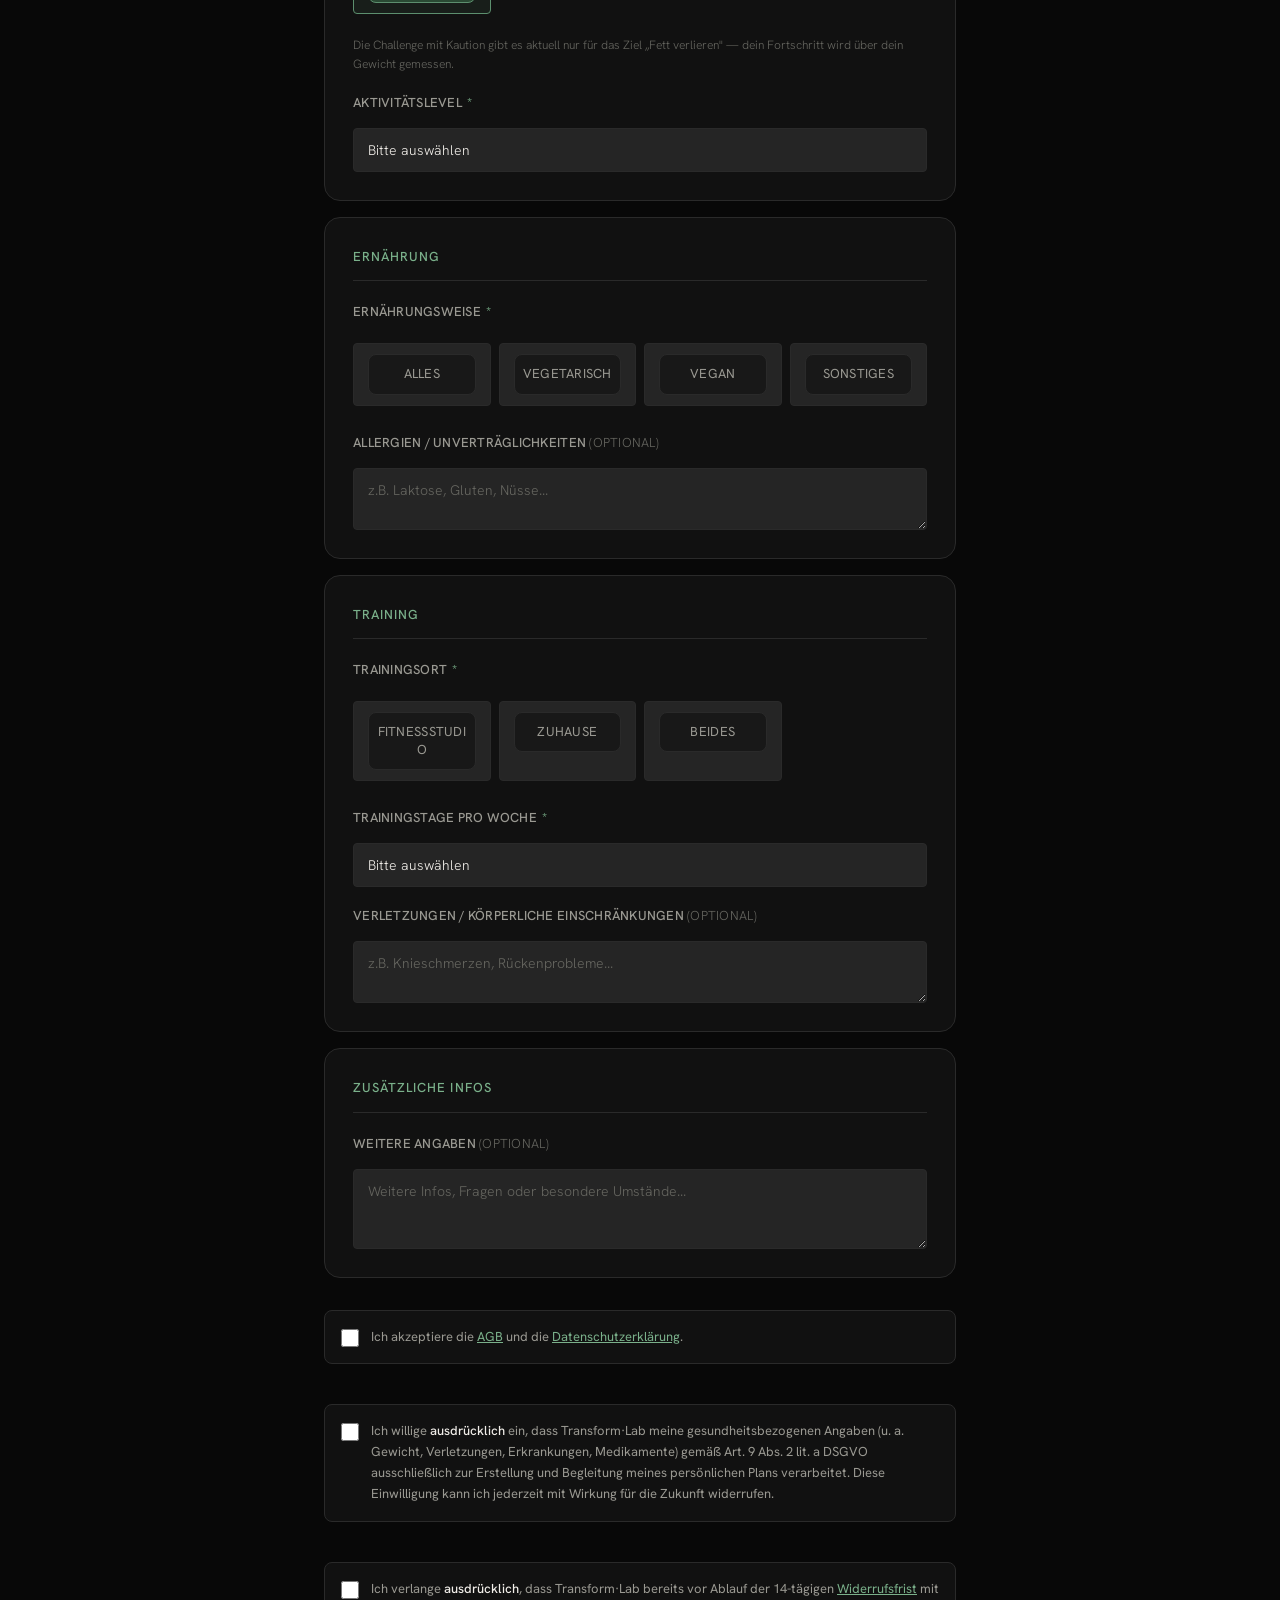
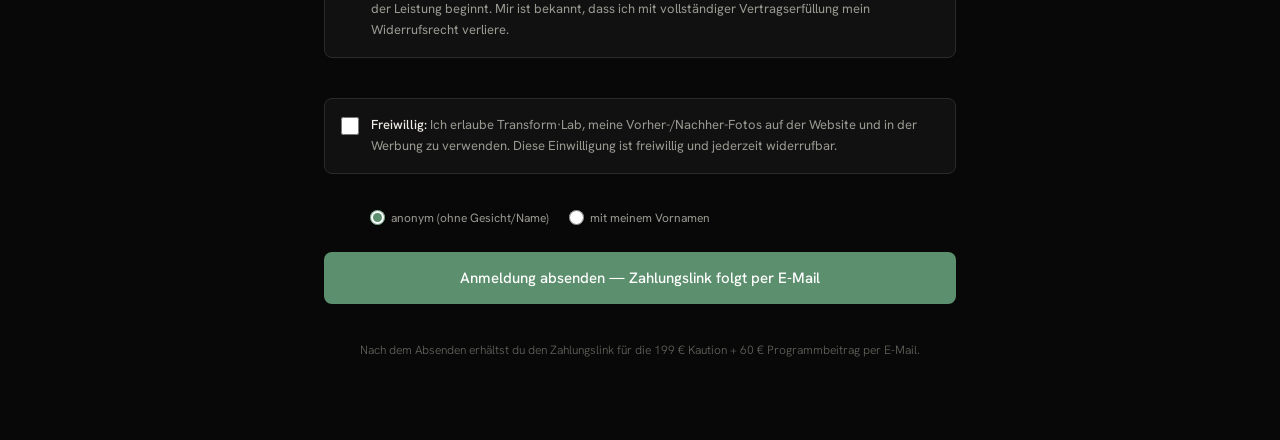
<file: anmeldung-kaution.html>
<!DOCTYPE html>
<html lang="de">
<head>
  <meta charset="UTF-8">
  <meta name="viewport" content="width=device-width, initial-scale=1.0">

  <!-- Meta Pixel (Base) + Cookie-Consent -->
  <script src="js/meta-pixel.js?v=3"></script>
  <script src="js/tiktok-pixel.js?v=1"></script>
  <script src="js/consent.js?v=2"></script>
  <link rel="icon" href="assets/favicon.svg" type="image/svg+xml">
  <title>Challenge-Anmeldung — Transform·Lab</title>
  <meta name="robots" content="noindex, nofollow">
  <link rel="preconnect" href="https://fonts.googleapis.com">
  <link rel="preconnect" href="https://fonts.gstatic.com" crossorigin>
  <link href="https://fonts.googleapis.com/css2?family=Bricolage+Grotesque:opsz,wght@12..96,300;12..96,400;12..96,500&family=Hanken+Grotesk:wght@300;400;500&display=swap" rel="stylesheet">
  <link rel="stylesheet" href="css/styles.css?v=42">
  <style>
    .anmeldung-page {
      max-width: 680px;
      margin: 0 auto;
      padding: 120px 24px 80px;
    }

    .anmeldung-header {
      margin-bottom: 48px;
    }
    .anmeldung-header .tag {
      display: inline-block;
      font-size: 11px;
      letter-spacing: .12em;
      text-transform: uppercase;
      color: var(--green-light);
      margin-bottom: 12px;
    }
    .anmeldung-header h1 {
      font-size: clamp(1.8rem, 4vw, 2.4rem);
      margin-bottom: 12px;
    }
    .anmeldung-header p {
      color: var(--text-muted);
      font-weight: 300;
      line-height: 1.7;
    }

    /* ─── FORM SECTIONS ─── */
    .form-section {
      background: var(--surface);
      border-radius: var(--radius-xl);
      padding: 28px;
      margin-bottom: 16px;
      border: 1px solid var(--border);
    }
    .form-section-title {
      font-size: 13px;
      font-weight: 500;
      letter-spacing: .08em;
      text-transform: uppercase;
      color: var(--green-light);
      margin-bottom: 20px;
      padding-bottom: 12px;
      border-bottom: 1px solid var(--border);
    }

    /* ─── FORM ELEMENTS ─── */
    .form-group { margin-bottom: 18px; }
    .form-group:last-child { margin-bottom: 0; }

    .form-group label {
      display: block;
      font-size: 13px;
      font-weight: 500;
      color: var(--text-muted);
      margin-bottom: 8px;
      letter-spacing: .02em;
    }
    .form-required { color: var(--green-light); margin-left: 2px; }

    .form-row {
      display: grid;
      grid-template-columns: 1fr 1fr;
      gap: 14px;
    }
    @media (max-width: 480px) { .form-row { grid-template-columns: 1fr; } }

    input[type="text"],
    input[type="email"],
    input[type="number"],
    select,
    textarea {
      width: 100%;
      background: var(--surface2);
      border: 1px solid var(--border);
      border-radius: var(--radius-lg);
      padding: 12px 14px;
      color: var(--text);
      font-size: 14px;
      font-family: var(--font-body);
      transition: border-color .2s;
    }
    input:focus, select:focus, textarea:focus {
      outline: none;
      border-color: var(--green);
    }
    textarea { resize: vertical; }
    select option { background: var(--surface2); }

    /* ─── RADIO CARDS ─── */
    .radio-grid {
      display: grid;
      grid-template-columns: repeat(auto-fill, minmax(120px, 1fr));
      gap: 8px;
    }
    .radio-grid.weeks-grid {
      grid-template-columns: repeat(4, 1fr);
    }
    @media (max-width: 480px) {
      .radio-grid.weeks-grid { grid-template-columns: repeat(4, 1fr); }
    }

    .radio-card {
      position: relative;
      cursor: pointer;
    }
    .radio-card input {
      position: absolute;
      opacity: 0;
      width: 0;
      height: 0;
    }
    .radio-label {
      display: flex;
      align-items: center;
      justify-content: center;
      padding: 10px 8px;
      background: var(--surface2);
      border: 1px solid var(--border);
      border-radius: var(--radius-lg);
      font-size: 13px;
      font-weight: 400;
      color: var(--text-muted);
      text-align: center;
      transition: all .2s;
      cursor: pointer;
      line-height: 1.4;
    }
    .radio-card input:checked + .radio-label {
      background: var(--green-dim);
      border-color: var(--green);
      color: var(--text);
    }
    .radio-card:hover .radio-label {
      border-color: var(--border-light);
      color: var(--text);
    }

    /* Week cards special style */
    .week-card .radio-label {
      flex-direction: column;
      gap: 2px;
      padding: 12px 6px;
    }
    .week-card .week-num {
      font-size: 18px;
      font-weight: 500;
      color: var(--text);
      font-family: var(--font-display);
    }
    .week-card .week-lbl {
      font-size: 10px;
      letter-spacing: .05em;
      text-transform: uppercase;
      color: var(--text-dim);
    }
    .week-card input:checked + .radio-label .week-num { color: var(--green-light); }
    .week-card input:checked + .radio-label .week-lbl { color: var(--green-light); }

    /* ─── SCHWANGER ─── */
    #ak-schwanger-wrap { margin-top: 14px; }

    /* ─── NOTICE ─── */
    .form-notice {
      display: flex;
      gap: 10px;
      align-items: flex-start;
      background: var(--surface2);
      border-left: 3px solid var(--green);
      border-radius: 0 var(--radius-lg) var(--radius-lg) 0;
      padding: 12px 16px;
      font-size: 13px;
      color: var(--text-muted);
      line-height: 1.6;
      margin-bottom: 24px;
    }
    .form-notice svg { flex-shrink: 0; margin-top: 2px; color: var(--green-light); }
    .form-notice strong { color: var(--text); }

    /* ─── SUBMIT ─── */
    .form-footer {
      margin-top: 24px;
    }
    .form-consent {
      display: flex;
      gap: 12px;
      align-items: flex-start;
      padding: 16px;
      background: var(--surface);
      border: 1px solid var(--border);
      border-radius: var(--radius-lg);
      margin-bottom: 16px;
      cursor: pointer;
    }
    .form-consent input[type="checkbox"] {
      width: 18px;
      height: 18px;
      flex-shrink: 0;
      margin-top: 2px;
      accent-color: var(--green);
    }
    .form-consent span {
      font-size: 13px;
      color: var(--text-muted);
      line-height: 1.6;
    }
    .form-consent a { color: var(--green-light); text-decoration: underline; }
    .foto-marketing-optionen {
      display: flex;
      gap: 20px;
      flex-wrap: wrap;
      margin: -6px 0 0 46px;
    }
    .foto-marketing-optionen label {
      display: flex;
      align-items: center;
      gap: 6px;
      font-size: 12px;
      color: var(--text-muted);
      cursor: pointer;
    }
    .foto-marketing-optionen input[type="radio"] { width: 15px; height: 15px; accent-color: var(--green); }

    .btn-submit {
      width: 100%;
      background: var(--green);
      color: #fff;
      border: none;
      border-radius: var(--radius-lg);
      padding: 16px 24px;
      font-size: 15px;
      font-weight: 500;
      font-family: var(--font-body);
      cursor: pointer;
      transition: opacity .2s, transform .1s;
    }
    .btn-submit:hover { opacity: .9; }
    .btn-submit:active { transform: scale(.99); }
    .btn-submit:disabled { opacity: .5; cursor: not-allowed; }

    .submit-note {
      text-align: center;
      font-size: 12px;
      color: var(--text-dim);
      margin-top: 12px;
    }

    /* ─── SUCCESS ─── */
    .success-state {
      display: none;
      text-align: center;
      padding: 60px 24px;
    }
    .success-state .checkmark {
      width: 56px;
      height: 56px;
      background: var(--green-dim);
      border-radius: 50%;
      display: flex;
      align-items: center;
      justify-content: center;
      margin: 0 auto 24px;
    }
    .success-state h2 { margin-bottom: 12px; }
    .success-state p { color: var(--text-muted); font-weight: 300; }
  </style>
</head>
<body>

  <header>
    <nav class="site-nav scrolled" aria-label="Navigation">
      <div class="nav-inner">
        <a href="index.html" class="logo"><img src="assets/logo.svg" alt="" class="logo-mark" style="height:20px;width:auto;vertical-align:middle;margin-right:9px">Transform<span>·</span>Lab</a>
      </div>
    </nav>
  </header>

  <main>
    <div class="anmeldung-page">

      <div class="anmeldung-header">
        <span class="tag">Transform·Lab · Challenge mit Kaution</span>
        <h1>Deine persönliche Anmeldung</h1>
        <p>Füll dieses Formular vollständig aus — wir erstellen deinen individuellen Ernährungs- und Trainingsplan auf Basis deiner Angaben. Sobald alles da ist, erhältst du den Zahlungslink für die Kaution.</p>
      </div>

      <div class="form-notice">
        <svg width="16" height="16" viewBox="0 0 24 24" fill="none" stroke="currentColor" stroke-width="2"><circle cx="12" cy="12" r="10"/><line x1="12" y1="8" x2="12" y2="12"/><line x1="12" y1="16" x2="12.01" y2="16"/></svg>
        <span>Mit dem richtigen Plan ist <strong>bis zu 1 kg Gewichtsverlust pro Woche</strong> möglich. Dein Ziel wurde bereits von uns geprüft und ist realistisch umsetzbar.</span>
      </div>

      <form id="kautionForm">

        <!-- DAUER -->
        <div class="form-section">
          <div class="form-section-title">Programmdauer</div>
          <div class="form-group">
            <label>Wie viele Wochen möchtest du die Challenge machen? <span class="form-required">*</span></label>
            <div class="radio-grid weeks-grid">
              <label class="radio-card week-card">
                <input type="radio" name="programmdauer" value="1" required>
                <span class="radio-label"><span class="week-num">1</span><span class="week-lbl">Woche</span></span>
              </label>
              <label class="radio-card week-card">
                <input type="radio" name="programmdauer" value="2">
                <span class="radio-label"><span class="week-num">2</span><span class="week-lbl">Wochen</span></span>
              </label>
              <label class="radio-card week-card">
                <input type="radio" name="programmdauer" value="3">
                <span class="radio-label"><span class="week-num">3</span><span class="week-lbl">Wochen</span></span>
              </label>
              <label class="radio-card week-card">
                <input type="radio" name="programmdauer" value="4">
                <span class="radio-label"><span class="week-num">4</span><span class="week-lbl">Wochen</span></span>
              </label>
              <label class="radio-card week-card">
                <input type="radio" name="programmdauer" value="5">
                <span class="radio-label"><span class="week-num">5</span><span class="week-lbl">Wochen</span></span>
              </label>
              <label class="radio-card week-card">
                <input type="radio" name="programmdauer" value="6">
                <span class="radio-label"><span class="week-num">6</span><span class="week-lbl">Wochen</span></span>
              </label>
              <label class="radio-card week-card">
                <input type="radio" name="programmdauer" value="7">
                <span class="radio-label"><span class="week-num">7</span><span class="week-lbl">Wochen</span></span>
              </label>
              <label class="radio-card week-card">
                <input type="radio" name="programmdauer" value="8">
                <span class="radio-label"><span class="week-num">8</span><span class="week-lbl">Wochen</span></span>
              </label>
            </div>
          </div>
        </div>

        <!-- PERSÖNLICHE DATEN -->
        <div class="form-section">
          <div class="form-section-title">Persönliche Daten</div>

          <div class="form-row">
            <div class="form-group">
              <label for="ak-name">Name <span class="form-required">*</span></label>
              <input type="text" id="ak-name" name="nombre" placeholder="Dein Name" required>
            </div>
            <div class="form-group">
              <label for="ak-email">E-Mail <span class="form-required">*</span></label>
              <input type="email" id="ak-email" name="email" placeholder="deine@email.de" required>
            </div>
          </div>

          <div class="form-row">
            <div class="form-group">
              <label for="ak-alter">Alter <span class="form-required">*</span></label>
              <input type="number" id="ak-alter" name="alter" placeholder="z.B. 28" min="18" max="70" required>
            </div>
            <div class="form-group">
              <label for="ak-groesse">Körpergröße (cm) <span class="form-required">*</span></label>
              <input type="number" id="ak-groesse" name="groesse" placeholder="z.B. 175" min="140" max="220" required>
            </div>
          </div>

          <div class="form-group">
            <label>Geschlecht <span class="form-required">*</span></label>
            <div class="radio-grid">
              <label class="radio-card">
                <input type="radio" name="geschlecht" value="maennlich" required id="ak-geschlecht-m">
                <span class="radio-label">Männlich</span>
              </label>
              <label class="radio-card">
                <input type="radio" name="geschlecht" value="weiblich" id="ak-geschlecht-w">
                <span class="radio-label">Weiblich</span>
              </label>
              <label class="radio-card">
                <input type="radio" name="geschlecht" value="divers">
                <span class="radio-label">Divers</span>
              </label>
            </div>
          </div>

          <div class="form-group" id="ak-schwanger-wrap" hidden>
            <label>Bist du schwanger? <span class="form-required">*</span></label>
            <div class="radio-grid">
              <label class="radio-card">
                <input type="radio" name="schwanger" value="nein" id="ak-schwanger-nein">
                <span class="radio-label">Nein</span>
              </label>
              <label class="radio-card">
                <input type="radio" name="schwanger" value="ja">
                <span class="radio-label">Ja</span>
              </label>
            </div>
          </div>

        </div>

        <!-- KÖRPER & ZIEL -->
        <div class="form-section">
          <div class="form-section-title">Körper & Ziel</div>

          <div class="form-row">
            <div class="form-group">
              <label for="ak-gewicht">Aktuelles Gewicht (kg) <span class="form-required">*</span></label>
              <input type="number" id="ak-gewicht" name="gewicht_aktuell" placeholder="z.B. 85" min="40" max="250" required>
            </div>
            <div class="form-group">
              <label for="ak-zielgewicht">Zielgewicht (kg) <span class="form-required">*</span></label>
              <input type="number" id="ak-zielgewicht" name="gewicht_ziel" placeholder="z.B. 78" min="40" max="250" required>
            </div>
          </div>

          <div class="form-group">
            <label>Hauptziel</label>
            <input type="hidden" name="objetivo" value="fett_verlieren">
            <div class="radio-grid">
              <label class="radio-card" style="cursor:default">
                <input type="radio" checked disabled>
                <span class="radio-label">Fett verlieren</span>
              </label>
            </div>
            <p style="font-size:12px;color:var(--text-dim);line-height:1.6;margin:8px 0 0;">
              Die Challenge mit Kaution gibt es aktuell nur für das Ziel „Fett verlieren" —
              dein Fortschritt wird über dein Gewicht gemessen.
            </p>
          </div>

          <div class="form-group">
            <label for="ak-aktivitaet">Aktivitätslevel <span class="form-required">*</span></label>
            <select id="ak-aktivitaet" name="aktivitaet" required>
              <option value="" disabled selected>Bitte auswählen</option>
              <option value="wenig_aktiv">Wenig aktiv — Bürojob, kaum Sport</option>
              <option value="leicht_aktiv">Leicht aktiv — 1–2× Sport pro Woche</option>
              <option value="maessig_aktiv">Mäßig aktiv — 3–4× Sport pro Woche</option>
              <option value="sehr_aktiv">Sehr aktiv — 5+× oder körperliche Arbeit</option>
            </select>
          </div>

        </div>

        <!-- ERNÄHRUNG -->
        <div class="form-section">
          <div class="form-section-title">Ernährung</div>

          <div class="form-group">
            <label>Ernährungsweise <span class="form-required">*</span></label>
            <div class="radio-grid">
              <label class="radio-card">
                <input type="radio" name="ernaehrung" value="alles" required>
                <span class="radio-label">Alles</span>
              </label>
              <label class="radio-card">
                <input type="radio" name="ernaehrung" value="vegetarisch">
                <span class="radio-label">Vegetarisch</span>
              </label>
              <label class="radio-card">
                <input type="radio" name="ernaehrung" value="vegan">
                <span class="radio-label">Vegan</span>
              </label>
              <label class="radio-card">
                <input type="radio" name="ernaehrung" value="sonstiges">
                <span class="radio-label">Sonstiges</span>
              </label>
            </div>
          </div>

          <div class="form-group">
            <label for="ak-allergien">Allergien / Unverträglichkeiten <span style="color:var(--text-dim);font-weight:300">(optional)</span></label>
            <textarea id="ak-allergien" name="allergien" rows="2" placeholder="z.B. Laktose, Gluten, Nüsse..."></textarea>
          </div>

        </div>

        <!-- TRAINING -->
        <div class="form-section">
          <div class="form-section-title">Training</div>

          <div class="form-group">
            <label>Trainingsort <span class="form-required">*</span></label>
            <div class="radio-grid">
              <label class="radio-card">
                <input type="radio" name="trainingsort" value="fitnessstudio" required>
                <span class="radio-label">Fitnessstudio</span>
              </label>
              <label class="radio-card">
                <input type="radio" name="trainingsort" value="zuhause">
                <span class="radio-label">Zuhause</span>
              </label>
              <label class="radio-card">
                <input type="radio" name="trainingsort" value="beides">
                <span class="radio-label">Beides</span>
              </label>
            </div>
          </div>

          <div class="form-group">
            <label for="ak-trainingstage">Trainingstage pro Woche <span class="form-required">*</span></label>
            <select id="ak-trainingstage" name="trainingstage" required>
              <option value="" disabled selected>Bitte auswählen</option>
              <option value="2">2 Tage</option>
              <option value="3">3 Tage</option>
              <option value="4">4 Tage</option>
              <option value="5">5 Tage</option>
              <option value="6">6 Tage</option>
            </select>
          </div>

          <div class="form-group">
            <label for="ak-verletzungen">Verletzungen / körperliche Einschränkungen <span style="color:var(--text-dim);font-weight:300">(optional)</span></label>
            <textarea id="ak-verletzungen" name="verletzungen" rows="2" placeholder="z.B. Knieschmerzen, Rückenprobleme..."></textarea>
          </div>

        </div>

        <!-- NACHRICHT -->
        <div class="form-section">
          <div class="form-section-title">Zusätzliche Infos</div>
          <div class="form-group">
            <label for="ak-nachricht">Weitere Angaben <span style="color:var(--text-dim);font-weight:300">(optional)</span></label>
            <textarea id="ak-nachricht" name="nachricht_plan" rows="3" placeholder="Weitere Infos, Fragen oder besondere Umstände..."></textarea>
          </div>
        </div>

        <!-- FOOTER -->
        <div class="form-footer">
          <label class="form-consent">
            <input type="checkbox" name="einwilligung_pflicht" required>
            <span>Ich akzeptiere die <a href="agb.html" target="_blank" rel="noopener">AGB</a> und die <a href="datenschutz.html" target="_blank" rel="noopener">Datenschutzerklärung</a>.</span>
          </label>

          <label class="form-consent">
            <input type="checkbox" name="gesundheitsdaten_einwilligung" id="ak-gesundheitsdaten" required>
            <span>Ich willige <strong>ausdrücklich</strong> ein, dass Transform·Lab meine gesundheitsbezogenen Angaben (u. a. Gewicht, Verletzungen, Erkrankungen, Medikamente) gemäß Art. 9 Abs. 2 lit. a DSGVO ausschließlich zur Erstellung und Begleitung meines persönlichen Plans verarbeitet. Diese Einwilligung kann ich jederzeit mit Wirkung für die Zukunft widerrufen.</span>
          </label>

          <label class="form-consent">
            <input type="checkbox" name="widerruf_verzicht" id="ak-widerruf" required>
            <span>Ich verlange <strong>ausdrücklich</strong>, dass Transform·Lab bereits vor Ablauf der 14-tägigen <a href="widerruf.html" target="_blank" rel="noopener">Widerrufsfrist</a> mit der Leistung beginnt. Mir ist bekannt, dass ich mit vollständiger Vertragserfüllung mein Widerrufsrecht verliere.</span>
          </label>

          <label class="form-consent">
            <input type="checkbox" name="foto_marketing_einwilligung" id="ak-foto-marketing">
            <span><strong>Freiwillig:</strong> Ich erlaube Transform·Lab, meine Vorher-/Nachher-Fotos auf der Website und in der Werbung zu verwenden. Diese Einwilligung ist freiwillig und jederzeit widerrufbar.</span>
          </label>
          <div class="foto-marketing-optionen">
            <label><input type="radio" name="foto_marketing_art" value="anonym" checked> anonym (ohne Gesicht/Name)</label>
            <label><input type="radio" name="foto_marketing_art" value="mit_vorname"> mit meinem Vornamen</label>
          </div>

          <button type="submit" class="btn-submit" id="akSubmitBtn">
            Anmeldung absenden — Zahlungslink folgt per E-Mail
          </button>
          <p class="submit-note">Nach dem Absenden erhältst du den Zahlungslink für die 199 € Kaution + 60 € Programmbeitrag per E-Mail.</p>
        </div>

      </form>

      <!-- SUCCESS -->
      <div class="success-state" id="akSuccess">
        <div class="checkmark">
          <svg width="28" height="28" viewBox="0 0 24 24" fill="none" stroke="var(--green-light)" stroke-width="2.5"><polyline points="20 6 9 17 4 12"/></svg>
        </div>
        <h2>Anmeldung eingegangen!</h2>
        <p>Du erhältst in Kürze deinen persönlichen Zahlungslink per E-Mail.<br>Sobald die Zahlung bestätigt ist, bekommst du deinen Plan.</p>
      </div>

    </div>
  </main>

  <script>
    // Schwanger field: show only for weiblich
    const geschlechtRadios = document.querySelectorAll('input[name="geschlecht"]');
    const schwangerWrap = document.getElementById('ak-schwanger-wrap');
    geschlechtRadios.forEach(r => {
      r.addEventListener('change', () => {
        schwangerWrap.hidden = r.value !== 'weiblich';
        if (r.value !== 'weiblich') {
          document.querySelectorAll('input[name="schwanger"]').forEach(s => s.checked = false);
        }
      });
    });

    // Form submit
    const form = document.getElementById('kautionForm');
    const btn  = document.getElementById('akSubmitBtn');
    const WEBHOOK = 'https://hook.eu1.make.com/d2uuffr0m3fl5vc2qekytt0wqc35l34i';

    form.addEventListener('submit', async e => {
      e.preventDefault();

      // Challenge = Fett verlieren: Zielgewicht muss unter dem aktuellen Gewicht liegen
      const aktuell = parseFloat(form.elements['gewicht_aktuell'].value);
      const ziel    = parseFloat(form.elements['gewicht_ziel'].value);
      if (!isNaN(aktuell) && !isNaN(ziel) && ziel >= aktuell) {
        const zielInput = form.elements['gewicht_ziel'];
        zielInput.setCustomValidity('Dein Zielgewicht muss unter deinem aktuellen Gewicht liegen — die Challenge gibt es aktuell nur fürs Abnehmen.');
        zielInput.reportValidity();
        zielInput.addEventListener('input', () => zielInput.setCustomValidity(''), { once: true });
        return;
      }

      btn.disabled = true;
      btn.textContent = 'Wird gesendet…';
      try {
        const data = {};
        new FormData(form).forEach((v, k) => { data[k] = v; });
        await fetch(WEBHOOK, {
          method: 'POST',
          headers: { 'Content-Type': 'application/json' },
          body: JSON.stringify(data)
        });
        form.style.display = 'none';
        document.getElementById('akSuccess').style.display = 'block';
      } catch {
        btn.disabled = false;
        btn.textContent = 'Anmeldung absenden — Zahlungslink folgt per E-Mail';
        alert('Verbindungsfehler. Bitte versuche es erneut.');
      }
    });
  </script>

</body>
</html>
</file>
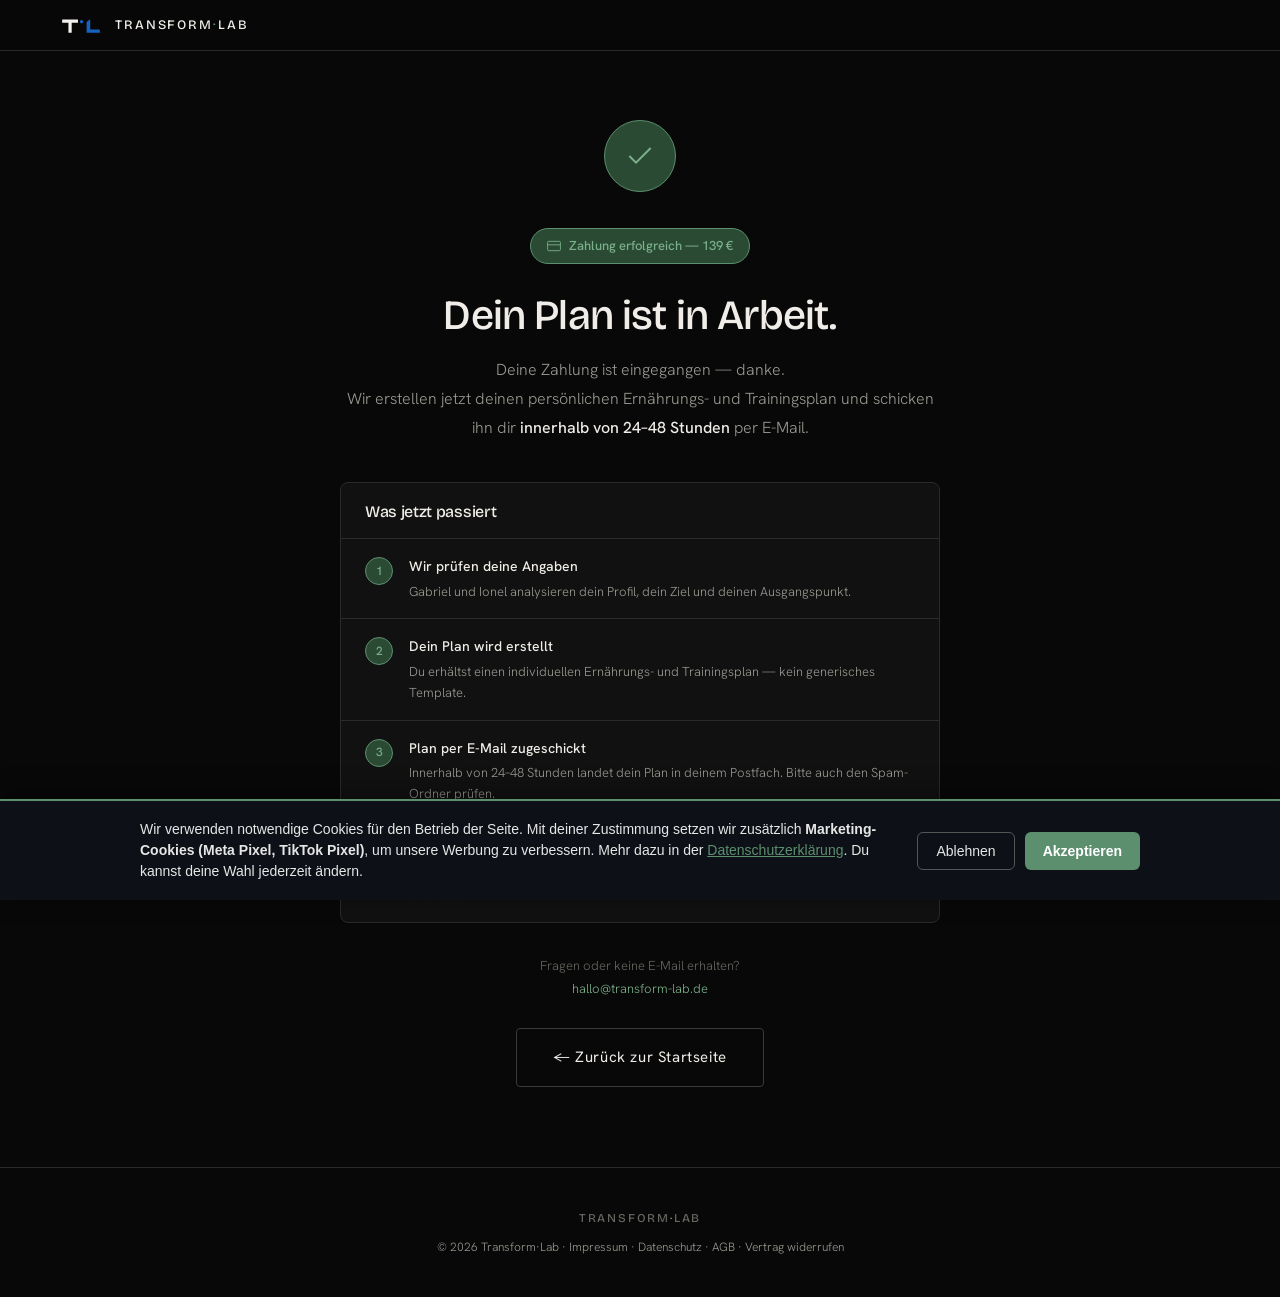
<file: danke-plan.html>
<!DOCTYPE html>
<html lang="de">
<head>
  <meta charset="UTF-8">
  <meta name="viewport" content="width=device-width, initial-scale=1.0">

  <!-- Meta Pixel (Base) + Cookie-Consent -->
  <script src="js/meta-pixel.js?v=3"></script>
  <script src="js/tiktok-pixel.js?v=1"></script>
  <script src="js/consent.js?v=2"></script>
  <link rel="icon" href="assets/favicon.svg" type="image/svg+xml">
  <title>Zahlung bestätigt — Transform·Lab</title>
  <meta name="robots" content="noindex, follow">
  <link rel="preconnect" href="https://fonts.googleapis.com">
  <link rel="preconnect" href="https://fonts.gstatic.com" crossorigin>
  <link href="https://fonts.googleapis.com/css2?family=Bricolage+Grotesque:opsz,wght@12..96,300;12..96,400;12..96,500&family=Hanken+Grotesk:wght@300;400;500&display=swap" rel="stylesheet">
  <link rel="stylesheet" href="css/styles.css?v=42">
  <style>
    .danke-page {
      min-height: 100vh;
      display: flex;
      align-items: center;
      justify-content: center;
      padding: 120px 24px 80px;
    }
    .danke-inner {
      max-width: 600px;
      text-align: center;
    }
    .danke-icon {
      width: 72px; height: 72px;
      border-radius: 50%;
      background: var(--green-dim);
      display: flex; align-items: center; justify-content: center;
      margin: 0 auto 36px;
      border: 1px solid var(--green);
    }
    .danke-icon svg { width: 32px; height: 32px; color: var(--green-light); }
    .danke-inner h1 { font-size: clamp(1.8rem, 4vw, 2.6rem); margin-bottom: 16px; }
    .danke-inner .lead {
      font-size: 16px; line-height: 1.8;
      color: var(--text-muted); margin-bottom: 40px;
    }
    .danke-inner .lead strong { color: var(--text); }
    .next-steps {
      background: var(--surface);
      border: 1px solid var(--border);
      border-radius: var(--radius-lg);
      overflow: hidden;
      margin-bottom: 32px;
      text-align: left;
    }
    .ns-header {
      padding: 20px 24px 16px;
      border-bottom: 1px solid var(--border);
    }
    .ns-header h3 {
      font-size: 1rem; font-family: var(--font-display);
      color: var(--text); margin: 0;
    }
    .ns-step {
      display: flex; gap: 16px; align-items: flex-start;
      padding: 16px 24px;
      border-bottom: 1px solid var(--border);
    }
    .ns-step:last-child { border-bottom: none; }
    .ns-num {
      width: 28px; height: 28px; border-radius: 50%;
      background: var(--green-dim); border: 1px solid var(--green);
      display: flex; align-items: center; justify-content: center;
      font-size: 12px; font-weight: 500; color: var(--green-light);
      flex-shrink: 0; margin-top: 2px;
    }
    .ns-content strong { display: block; font-size: 14px; color: var(--text); margin-bottom: 3px; }
    .ns-content p { font-size: 13px; color: var(--text-muted); line-height: 1.6; margin: 0; }
    .danke-contact {
      font-size: 13px; color: var(--text-dim); margin-bottom: 28px;
    }
    .danke-contact a { color: var(--green-light); text-decoration: none; }
    .danke-cta { display: inline-block; }
    .payment-badge {
      display: inline-flex; align-items: center; gap: 8px;
      background: var(--green-dim); border: 1px solid var(--green);
      color: var(--green-light); border-radius: 100px;
      font-size: 13px; font-weight: 500; padding: 6px 16px;
      margin-bottom: 28px;
    }
    .payment-badge svg { width: 14px; height: 14px; }
  </style>
</head>
<body>

  <header>
    <nav class="site-nav scrolled" aria-label="Navigation">
      <div class="nav-inner">
        <a href="index.html" class="logo"><img src="assets/logo.svg" alt="" class="logo-mark" style="height:20px;width:auto;vertical-align:middle;margin-right:9px">Transform<span>·</span>Lab</a>
      </div>
    </nav>
  </header>

  <main>
    <div class="danke-page">
      <div class="danke-inner">

        <div class="danke-icon" aria-hidden="true">
          <svg viewBox="0 0 24 24" fill="none" stroke="currentColor" stroke-width="1.5">
            <polyline points="20 6 9 17 4 12"/>
          </svg>
        </div>

        <span class="payment-badge">
          <svg viewBox="0 0 24 24" fill="none" stroke="currentColor" stroke-width="1.5">
            <rect x="1" y="4" width="22" height="16" rx="2" ry="2"/>
            <line x1="1" y1="10" x2="23" y2="10"/>
          </svg>
          Zahlung erfolgreich — 139 €
        </span>

        <h1>Dein Plan ist in Arbeit.</h1>

        <p class="lead">
          Deine Zahlung ist eingegangen — danke.<br>
          Wir erstellen jetzt deinen persönlichen Ernährungs- und Trainingsplan
          und schicken ihn dir <strong>innerhalb von 24–48 Stunden</strong> per E-Mail.
        </p>

        <div class="next-steps">
          <div class="ns-header">
            <h3>Was jetzt passiert</h3>
          </div>
          <div class="ns-step">
            <div class="ns-num">1</div>
            <div class="ns-content">
              <strong>Wir prüfen deine Angaben</strong>
              <p>Gabriel und Ionel analysieren dein Profil, dein Ziel und deinen Ausgangspunkt.</p>
            </div>
          </div>
          <div class="ns-step">
            <div class="ns-num">2</div>
            <div class="ns-content">
              <strong>Dein Plan wird erstellt</strong>
              <p>Du erhältst einen individuellen Ernährungs- und Trainingsplan — kein generisches Template.</p>
            </div>
          </div>
          <div class="ns-step">
            <div class="ns-num">3</div>
            <div class="ns-content">
              <strong>Plan per E-Mail zugeschickt</strong>
              <p>Innerhalb von 24–48 Stunden landet dein Plan in deinem Postfach. Bitte auch den Spam-Ordner prüfen.</p>
            </div>
          </div>
          <div class="ns-step">
            <div class="ns-num">4</div>
            <div class="ns-content">
              <strong>Du startest</strong>
              <p>Lies den Plan komplett durch und fang am nächsten Tag an. Bei Fragen — einfach antworten.</p>
            </div>
          </div>
        </div>

        <p class="danke-contact">
          Fragen oder keine E-Mail erhalten?<br>
          <a href="mailto:hallo@transform-lab.de">hallo@transform-lab.de</a>
        </p>

        <a href="index.html" class="btn-secondary danke-cta">← Zurück zur Startseite</a>

      </div>
    </div>
  </main>

  <footer class="site-footer">
    <div class="container footer-inner">
      <a href="index.html" class="logo" style="font-size:12px;letter-spacing:.15em">Transform<span>·</span>Lab</a>
      <p>© 2026 Transform·Lab ·
        <a href="impressum.html" style="color:var(--text-muted)">Impressum</a> ·
        <a href="datenschutz.html" style="color:var(--text-muted)">Datenschutz</a> ·
        <a href="agb.html" style="color:var(--text-muted)">AGB</a> ·
        <a href="widerruf.html" style="color:var(--text-muted)">Vertrag widerrufen</a>
      </p>
    </div>
  </footer>

</body>
</html>
</file>
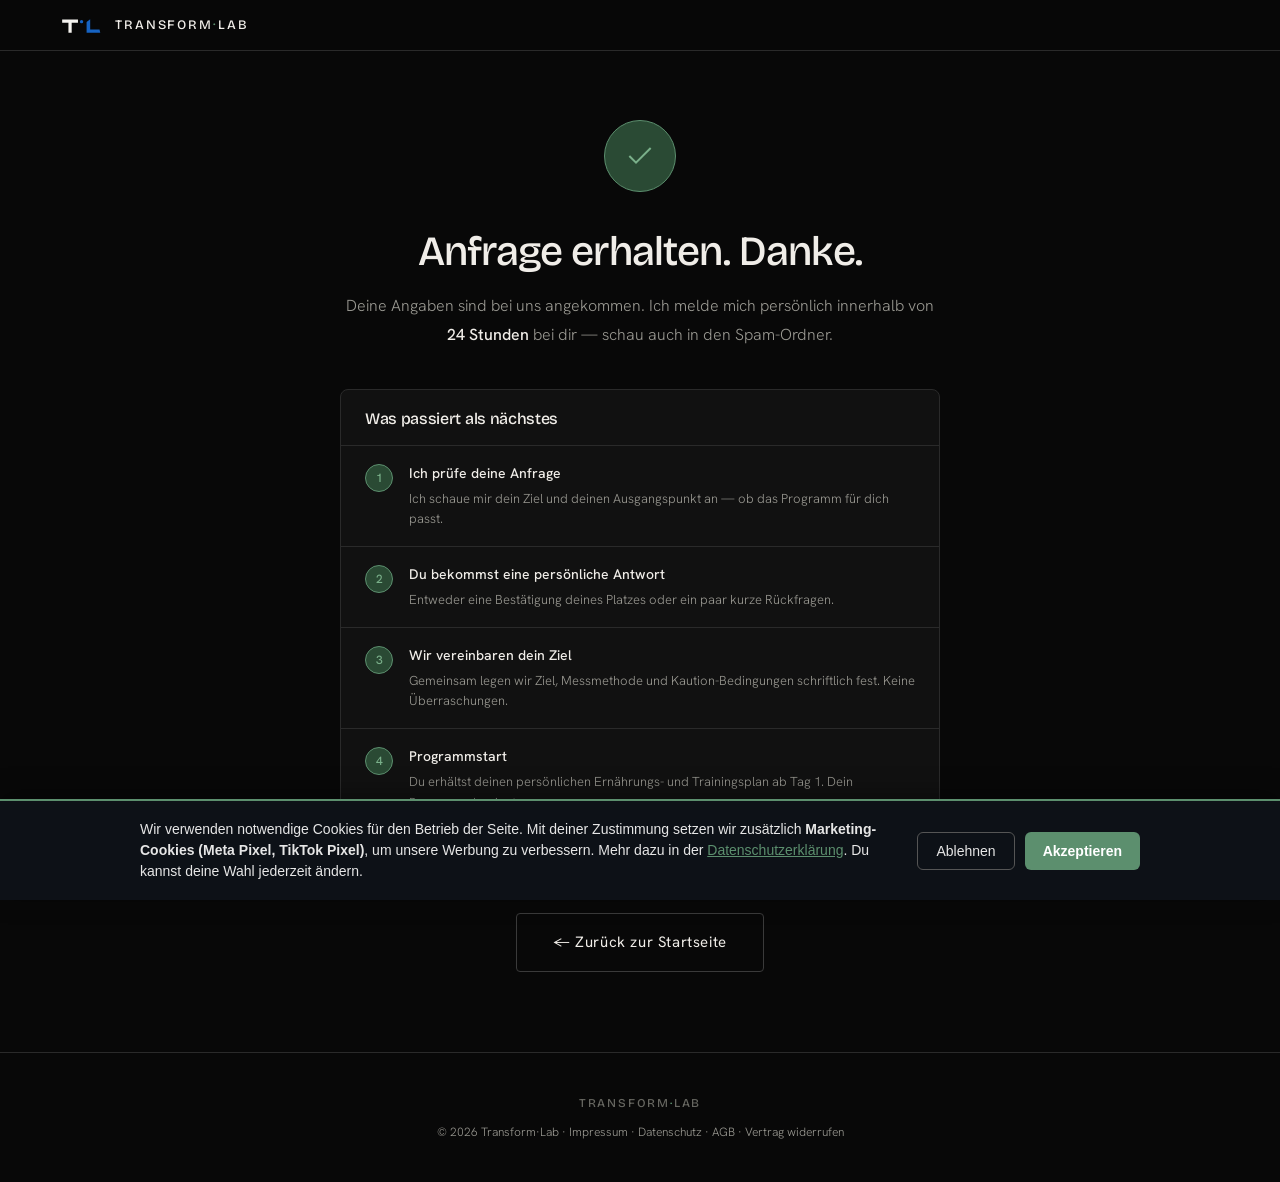
<file: danke.html>
<!DOCTYPE html>
<html lang="de">
<head>
  <meta charset="UTF-8">
  <meta name="viewport" content="width=device-width, initial-scale=1.0">

  <!-- Meta Pixel (Base) + Cookie-Consent -->
  <script src="js/meta-pixel.js?v=3"></script>
  <script src="js/tiktok-pixel.js?v=1"></script>
  <script src="js/consent.js?v=2"></script>
  <link rel="icon" href="assets/favicon.svg" type="image/svg+xml">
  <title>Danke — Transform·Lab</title>
  <meta name="robots" content="noindex, follow">
  <link rel="preconnect" href="https://fonts.googleapis.com">
  <link rel="preconnect" href="https://fonts.gstatic.com" crossorigin>
  <link href="https://fonts.googleapis.com/css2?family=Bricolage+Grotesque:opsz,wght@12..96,300;12..96,400;12..96,500&family=Hanken+Grotesk:wght@300;400;500&display=swap" rel="stylesheet">
  <link rel="stylesheet" href="css/styles.css?v=42">
  <style>
    .danke-page {
      min-height: 100vh;
      display: flex;
      align-items: center;
      justify-content: center;
      padding: 120px 24px 80px;
    }
    .danke-inner {
      max-width: 600px;
      text-align: center;
    }
    .danke-icon {
      width: 72px; height: 72px;
      border-radius: 50%;
      background: var(--green-dim);
      display: flex; align-items: center; justify-content: center;
      margin: 0 auto 36px;
      border: 1px solid var(--green);
    }
    .danke-icon svg { width: 32px; height: 32px; color: var(--green-light); }
    .danke-inner h1 { font-size: clamp(1.8rem, 4vw, 2.6rem); margin-bottom: 16px; }
    .danke-inner .lead {
      font-size: 16px; line-height: 1.8;
      color: var(--text-muted); margin-bottom: 40px;
    }
    .danke-inner .lead strong { color: var(--text); }
    .next-steps {
      background: var(--surface);
      border: 1px solid var(--border);
      border-radius: var(--radius-lg);
      overflow: hidden;
      margin-bottom: 32px;
      text-align: left;
    }
    .ns-header {
      padding: 20px 24px 16px;
      border-bottom: 1px solid var(--border);
    }
    .ns-header h3 {
      font-size: 1rem; font-family: var(--font-display);
      color: var(--text); margin: 0;
    }
    .ns-step {
      display: flex; gap: 16px; align-items: flex-start;
      padding: 16px 24px;
      border-bottom: 1px solid var(--border);
    }
    .ns-step:last-child { border-bottom: none; }
    .ns-num {
      width: 28px; height: 28px; border-radius: 50%;
      background: var(--green-dim); border: 1px solid var(--green);
      display: flex; align-items: center; justify-content: center;
      font-size: 12px; font-weight: 500; color: var(--green-light);
      flex-shrink: 0; margin-top: 2px;
    }
    .ns-content strong { display: block; font-size: 14px; color: var(--text); margin-bottom: 3px; }
    .ns-content p { font-size: 13px; color: var(--text-muted); line-height: 1.6; margin: 0; }
    .danke-contact {
      font-size: 13px; color: var(--text-dim); margin-bottom: 28px;
    }
    .danke-contact a { color: var(--green-light); text-decoration: none; }
    .danke-cta { display: inline-block; }
  </style>
</head>
<body>

  <header>
    <nav class="site-nav scrolled" aria-label="Navigation">
      <div class="nav-inner">
        <a href="index.html" class="logo"><img src="assets/logo.svg" alt="" class="logo-mark" style="height:20px;width:auto;vertical-align:middle;margin-right:9px">Transform<span>·</span>Lab</a>
      </div>
    </nav>
  </header>

  <main>
    <div class="danke-page">
      <div class="danke-inner">

        <div class="danke-icon" aria-hidden="true">
          <svg viewBox="0 0 24 24" fill="none" stroke="currentColor" stroke-width="1.5">
            <polyline points="20 6 9 17 4 12"/>
          </svg>
        </div>

        <h1>Anfrage erhalten. Danke.</h1>

        <p class="lead">
          Deine Angaben sind bei uns angekommen.
          Ich melde mich persönlich innerhalb von <strong>24 Stunden</strong> bei dir —
          schau auch in den Spam-Ordner.
        </p>

        <div class="next-steps">
          <div class="ns-header">
            <h3>Was passiert als nächstes</h3>
          </div>
          <div class="ns-step">
            <div class="ns-num">1</div>
            <div class="ns-content">
              <strong>Ich prüfe deine Anfrage</strong>
              <p>Ich schaue mir dein Ziel und deinen Ausgangspunkt an — ob das Programm für dich passt.</p>
            </div>
          </div>
          <div class="ns-step">
            <div class="ns-num">2</div>
            <div class="ns-content">
              <strong>Du bekommst eine persönliche Antwort</strong>
              <p>Entweder eine Bestätigung deines Platzes oder ein paar kurze Rückfragen.</p>
            </div>
          </div>
          <div class="ns-step">
            <div class="ns-num">3</div>
            <div class="ns-content">
              <strong>Wir vereinbaren dein Ziel</strong>
              <p>Gemeinsam legen wir Ziel, Messmethode und Kaution-Bedingungen schriftlich fest. Keine Überraschungen.</p>
            </div>
          </div>
          <div class="ns-step">
            <div class="ns-num">4</div>
            <div class="ns-content">
              <strong>Programmstart</strong>
              <p>Du erhältst deinen persönlichen Ernährungs- und Trainingsplan ab Tag 1. Dein Programm beginnt.</p>
            </div>
          </div>
        </div>

        <p class="danke-contact">
          Fragen in der Zwischenzeit?
          <a href="mailto:hallo@transform-lab.de">hallo@transform-lab.de</a>
        </p>

        <a href="index.html" class="btn-secondary danke-cta">← Zurück zur Startseite</a>

      </div>
    </div>
  </main>

  <footer class="site-footer">
    <div class="container footer-inner">
      <a href="index.html" class="logo" style="font-size:12px;letter-spacing:.15em">Transform<span>·</span>Lab</a>
      <p>© 2026 Transform·Lab ·
        <a href="impressum.html" style="color:var(--text-muted)">Impressum</a> ·
        <a href="datenschutz.html" style="color:var(--text-muted)">Datenschutz</a> ·
        <a href="agb.html" style="color:var(--text-muted)">AGB</a> ·
        <a href="widerruf.html" style="color:var(--text-muted)">Vertrag widerrufen</a>
      </p>
    </div>
  </footer>

</body>
</html>
</file>
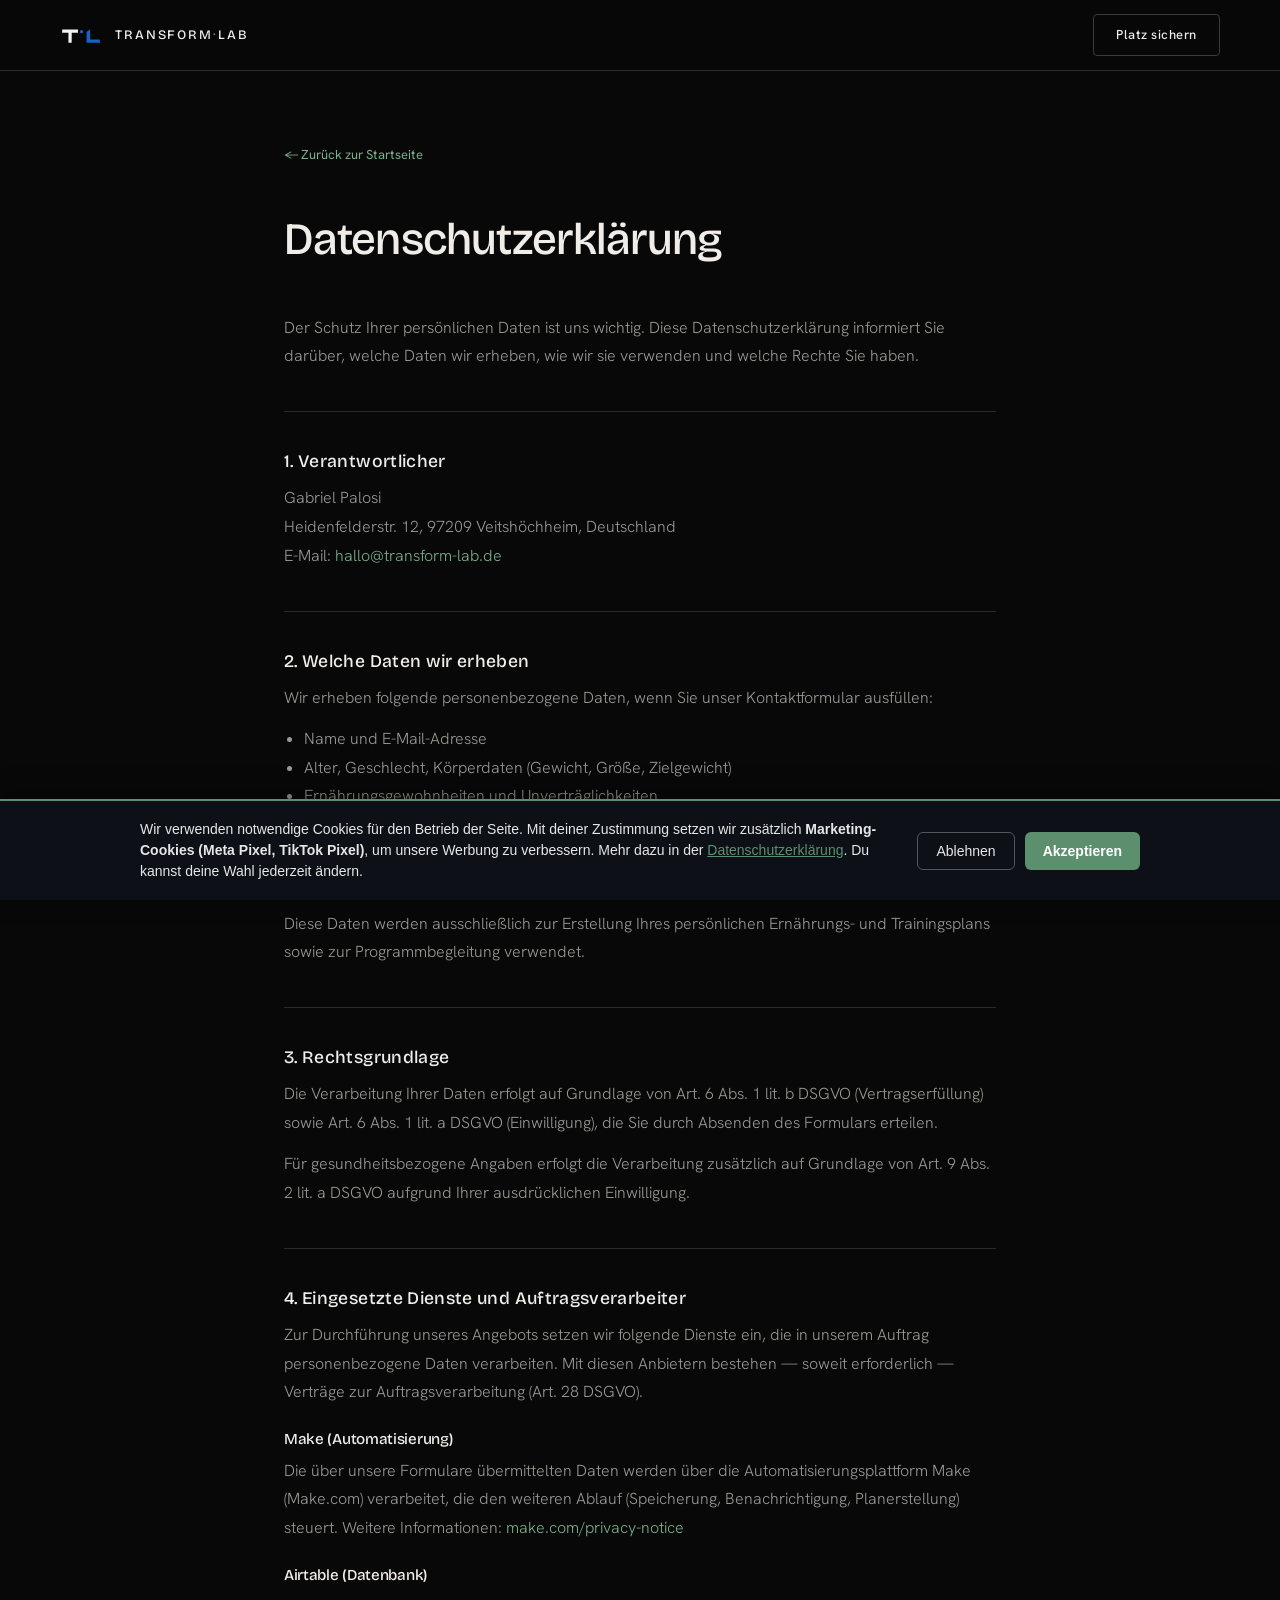
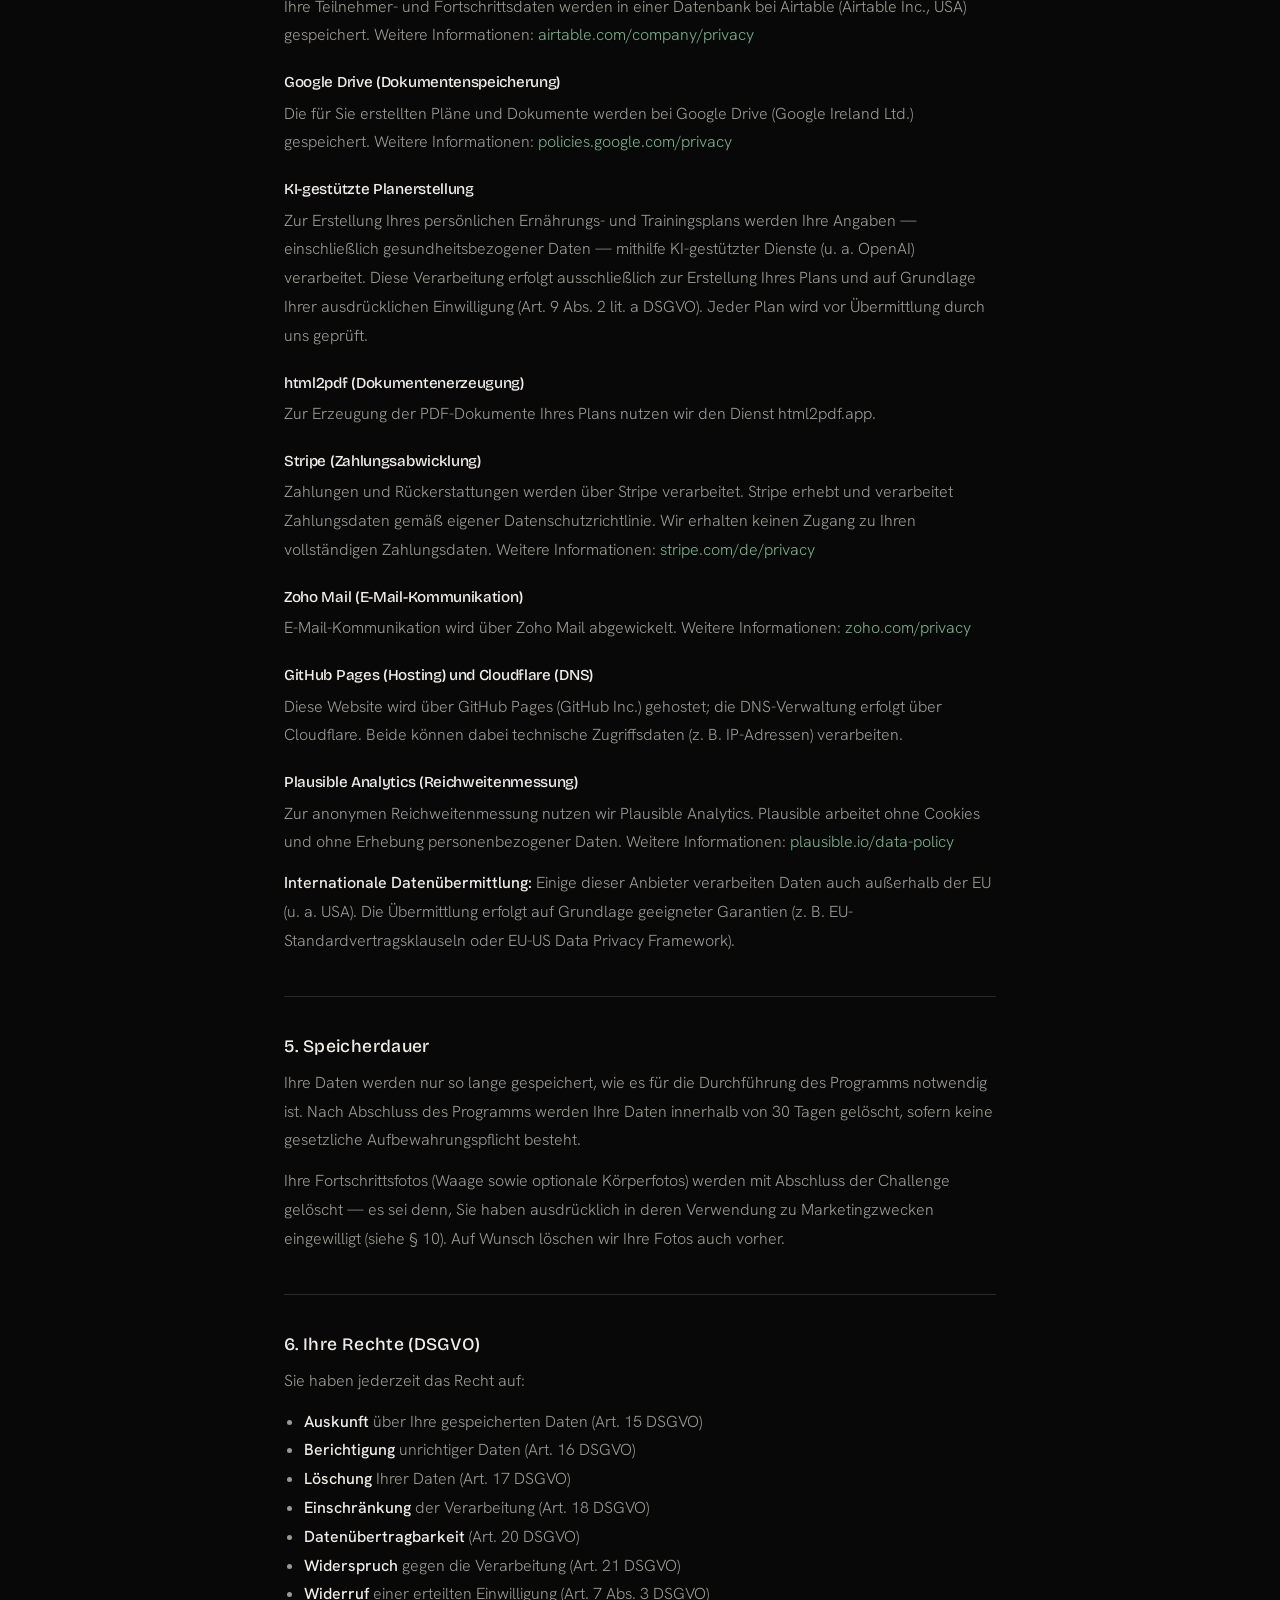
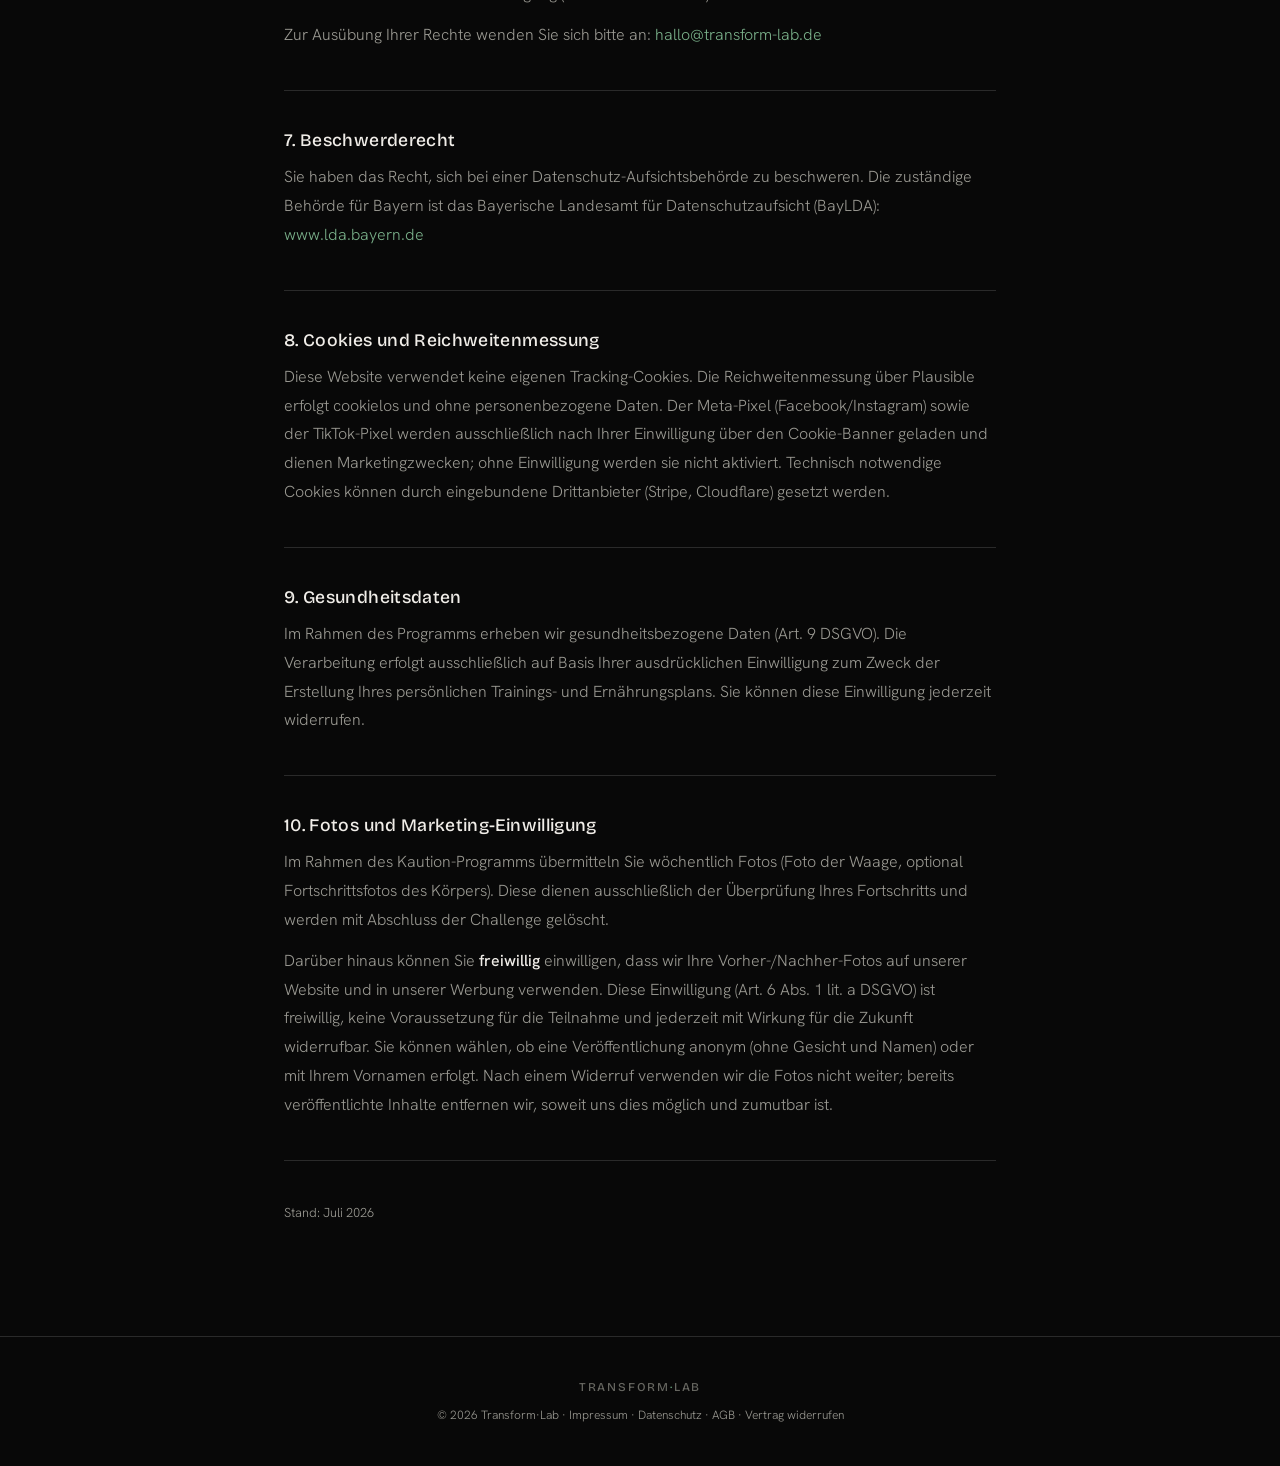
<file: datenschutz.html>
<!DOCTYPE html>
<html lang="de">
<head>
  <meta charset="UTF-8">
  <meta name="viewport" content="width=device-width, initial-scale=1.0">

  <!-- Meta Pixel (Base) + Cookie-Consent -->
  <script src="js/meta-pixel.js?v=3"></script>
  <script src="js/tiktok-pixel.js?v=1"></script>
  <script src="js/consent.js?v=2"></script>
  <link rel="icon" href="assets/favicon.svg" type="image/svg+xml">
  <title>Datenschutzerklärung — Transform·Lab</title>
  <meta name="robots" content="noindex, follow">
  <link rel="preconnect" href="https://fonts.googleapis.com">
  <link rel="preconnect" href="https://fonts.gstatic.com" crossorigin>
  <link href="https://fonts.googleapis.com/css2?family=Bricolage+Grotesque:opsz,wght@12..96,300;12..96,400;12..96,500&family=Hanken+Grotesk:wght@300;400;500&display=swap" rel="stylesheet">
  <link rel="stylesheet" href="css/styles.css?v=42">
  <style>
    .legal-page { max-width: 760px; margin: 0 auto; padding: 140px 24px 100px; }
    .legal-page h1 { font-size: clamp(2rem, 4vw, 2.8rem); margin-bottom: 48px; }
    .legal-page h2 { font-size: 1.1rem; font-weight: 500; color: var(--text); margin: 40px 0 12px; letter-spacing: .02em; }
    .legal-page h3 { font-size: .95rem; font-weight: 500; color: var(--text); margin: 24px 0 8px; }
    .legal-page p { color: var(--text-muted); font-weight: 300; line-height: 1.8; margin-bottom: 12px; }
    .legal-page ul { color: var(--text-muted); font-weight: 300; line-height: 1.8; padding-left: 20px; margin-bottom: 12px; }
    .legal-page a { color: var(--green-light); text-decoration: none; }
    .legal-page a:hover { text-decoration: underline; }
    .legal-divider { border: none; border-top: 1px solid var(--border); margin: 40px 0; }
    .back-link { display: inline-flex; align-items: center; gap: 8px; color: var(--text-muted); font-size: 13px; text-decoration: none; margin-bottom: 48px; transition: color .2s; }
    .back-link:hover { color: var(--text); }
  </style>
</head>
<body>

  <header>
    <nav class="site-nav scrolled" aria-label="Navigation">
      <div class="nav-inner">
        <a href="index.html" class="logo"><img src="assets/logo.svg" alt="" class="logo-mark" style="height:20px;width:auto;vertical-align:middle;margin-right:9px">Transform<span>·</span>Lab</a>
        <a href="index.html#form" class="nav-cta">Platz sichern</a>
      </div>
    </nav>
  </header>

  <main>
    <div class="legal-page">

      <a href="index.html" class="back-link">← Zurück zur Startseite</a>

      <h1>Datenschutzerklärung</h1>

      <p>
        Der Schutz Ihrer persönlichen Daten ist uns wichtig. Diese Datenschutzerklärung informiert Sie darüber,
        welche Daten wir erheben, wie wir sie verwenden und welche Rechte Sie haben.
      </p>

      <hr class="legal-divider">

      <h2>1. Verantwortlicher</h2>
      <p>
        Gabriel Palosi<br>
        Heidenfelderstr. 12, 97209 Veitshöchheim, Deutschland<br>
        E-Mail: <a href="mailto:hallo@transform-lab.de">hallo@transform-lab.de</a>
      </p>

      <hr class="legal-divider">

      <h2>2. Welche Daten wir erheben</h2>
      <p>Wir erheben folgende personenbezogene Daten, wenn Sie unser Kontaktformular ausfüllen:</p>
      <ul>
        <li>Name und E-Mail-Adresse</li>
        <li>Alter, Geschlecht, Körperdaten (Gewicht, Größe, Zielgewicht)</li>
        <li>Ernährungsgewohnheiten und Unverträglichkeiten</li>
        <li>Trainingsdaten und sportliches Niveau</li>
        <li>Gesundheitsbezogene Angaben (Verletzungen, Erkrankungen, Medikamente)</li>
        <li>Motivationsbeschreibung</li>
      </ul>
      <p>
        Diese Daten werden ausschließlich zur Erstellung Ihres persönlichen Ernährungs- und Trainingsplans
        sowie zur Programmbegleitung verwendet.
      </p>

      <hr class="legal-divider">

      <h2>3. Rechtsgrundlage</h2>
      <p>
        Die Verarbeitung Ihrer Daten erfolgt auf Grundlage von Art. 6 Abs. 1 lit. b DSGVO (Vertragserfüllung)
        sowie Art. 6 Abs. 1 lit. a DSGVO (Einwilligung), die Sie durch Absenden des Formulars erteilen.
      </p>
      <p>
        Für gesundheitsbezogene Angaben erfolgt die Verarbeitung zusätzlich auf Grundlage von
        Art. 9 Abs. 2 lit. a DSGVO aufgrund Ihrer ausdrücklichen Einwilligung.
      </p>

      <hr class="legal-divider">

      <h2>4. Eingesetzte Dienste und Auftragsverarbeiter</h2>
      <p>
        Zur Durchführung unseres Angebots setzen wir folgende Dienste ein, die in unserem Auftrag
        personenbezogene Daten verarbeiten. Mit diesen Anbietern bestehen — soweit erforderlich —
        Verträge zur Auftragsverarbeitung (Art. 28 DSGVO).
      </p>

      <h3>Make (Automatisierung)</h3>
      <p>
        Die über unsere Formulare übermittelten Daten werden über die Automatisierungsplattform Make
        (Make.com) verarbeitet, die den weiteren Ablauf (Speicherung, Benachrichtigung, Planerstellung)
        steuert. Weitere Informationen: <a href="https://www.make.com/en/privacy-notice" target="_blank" rel="noopener">make.com/privacy-notice</a>
      </p>

      <h3>Airtable (Datenbank)</h3>
      <p>
        Ihre Teilnehmer- und Fortschrittsdaten werden in einer Datenbank bei Airtable (Airtable Inc., USA)
        gespeichert. Weitere Informationen: <a href="https://www.airtable.com/company/privacy" target="_blank" rel="noopener">airtable.com/company/privacy</a>
      </p>

      <h3>Google Drive (Dokumentenspeicherung)</h3>
      <p>
        Die für Sie erstellten Pläne und Dokumente werden bei Google Drive (Google Ireland Ltd.) gespeichert.
        Weitere Informationen: <a href="https://policies.google.com/privacy" target="_blank" rel="noopener">policies.google.com/privacy</a>
      </p>

      <h3>KI-gestützte Planerstellung</h3>
      <p>
        Zur Erstellung Ihres persönlichen Ernährungs- und Trainingsplans werden Ihre Angaben —
        einschließlich gesundheitsbezogener Daten — mithilfe KI-gestützter Dienste (u. a. OpenAI)
        verarbeitet. Diese Verarbeitung erfolgt ausschließlich zur Erstellung Ihres Plans und auf
        Grundlage Ihrer ausdrücklichen Einwilligung (Art. 9 Abs. 2 lit. a DSGVO). Jeder Plan wird vor
        Übermittlung durch uns geprüft.
      </p>

      <h3>html2pdf (Dokumentenerzeugung)</h3>
      <p>
        Zur Erzeugung der PDF-Dokumente Ihres Plans nutzen wir den Dienst html2pdf.app.
      </p>

      <h3>Stripe (Zahlungsabwicklung)</h3>
      <p>
        Zahlungen und Rückerstattungen werden über Stripe verarbeitet. Stripe erhebt und verarbeitet
        Zahlungsdaten gemäß eigener Datenschutzrichtlinie. Wir erhalten keinen Zugang zu Ihren
        vollständigen Zahlungsdaten. Weitere Informationen: <a href="https://stripe.com/de/privacy" target="_blank" rel="noopener">stripe.com/de/privacy</a>
      </p>

      <h3>Zoho Mail (E-Mail-Kommunikation)</h3>
      <p>
        E-Mail-Kommunikation wird über Zoho Mail abgewickelt.
        Weitere Informationen: <a href="https://www.zoho.com/privacy.html" target="_blank" rel="noopener">zoho.com/privacy</a>
      </p>

      <h3>GitHub Pages (Hosting) und Cloudflare (DNS)</h3>
      <p>
        Diese Website wird über GitHub Pages (GitHub Inc.) gehostet; die DNS-Verwaltung erfolgt über
        Cloudflare. Beide können dabei technische Zugriffsdaten (z. B. IP-Adressen) verarbeiten.
      </p>

      <h3>Plausible Analytics (Reichweitenmessung)</h3>
      <p>
        Zur anonymen Reichweitenmessung nutzen wir Plausible Analytics. Plausible arbeitet ohne Cookies
        und ohne Erhebung personenbezogener Daten. Weitere Informationen:
        <a href="https://plausible.io/data-policy" target="_blank" rel="noopener">plausible.io/data-policy</a>
      </p>

      <p>
        <strong>Internationale Datenübermittlung:</strong> Einige dieser Anbieter verarbeiten Daten auch
        außerhalb der EU (u. a. USA). Die Übermittlung erfolgt auf Grundlage geeigneter Garantien
        (z. B. EU-Standardvertragsklauseln oder EU-US Data Privacy Framework).
      </p>

      <hr class="legal-divider">

      <h2>5. Speicherdauer</h2>
      <p>
        Ihre Daten werden nur so lange gespeichert, wie es für die Durchführung des Programms notwendig ist.
        Nach Abschluss des Programms werden Ihre Daten innerhalb von 30 Tagen gelöscht, sofern keine
        gesetzliche Aufbewahrungspflicht besteht.
      </p>
      <p>
        Ihre Fortschrittsfotos (Waage sowie optionale Körperfotos) werden mit Abschluss der Challenge
        gelöscht — es sei denn, Sie haben ausdrücklich in deren Verwendung zu Marketingzwecken
        eingewilligt (siehe § 10). Auf Wunsch löschen wir Ihre Fotos auch vorher.
      </p>

      <hr class="legal-divider">

      <h2>6. Ihre Rechte (DSGVO)</h2>
      <p>Sie haben jederzeit das Recht auf:</p>
      <ul>
        <li><strong>Auskunft</strong> über Ihre gespeicherten Daten (Art. 15 DSGVO)</li>
        <li><strong>Berichtigung</strong> unrichtiger Daten (Art. 16 DSGVO)</li>
        <li><strong>Löschung</strong> Ihrer Daten (Art. 17 DSGVO)</li>
        <li><strong>Einschränkung</strong> der Verarbeitung (Art. 18 DSGVO)</li>
        <li><strong>Datenübertragbarkeit</strong> (Art. 20 DSGVO)</li>
        <li><strong>Widerspruch</strong> gegen die Verarbeitung (Art. 21 DSGVO)</li>
        <li><strong>Widerruf</strong> einer erteilten Einwilligung (Art. 7 Abs. 3 DSGVO)</li>
      </ul>
      <p>
        Zur Ausübung Ihrer Rechte wenden Sie sich bitte an:
        <a href="mailto:hallo@transform-lab.de">hallo@transform-lab.de</a>
      </p>

      <hr class="legal-divider">

      <h2>7. Beschwerderecht</h2>
      <p>
        Sie haben das Recht, sich bei einer Datenschutz-Aufsichtsbehörde zu beschweren.
        Die zuständige Behörde für Bayern ist das Bayerische Landesamt für Datenschutzaufsicht (BayLDA):
        <a href="https://www.lda.bayern.de" target="_blank" rel="noopener">www.lda.bayern.de</a>
      </p>

      <hr class="legal-divider">

      <h2>8. Cookies und Reichweitenmessung</h2>
      <p>
        Diese Website verwendet keine eigenen Tracking-Cookies. Die Reichweitenmessung über Plausible
        erfolgt cookielos und ohne personenbezogene Daten. Der Meta-Pixel (Facebook/Instagram) sowie der
        TikTok-Pixel werden ausschließlich nach Ihrer Einwilligung über den Cookie-Banner geladen und dienen
        Marketingzwecken; ohne Einwilligung werden sie nicht aktiviert. Technisch notwendige Cookies können durch eingebundene
        Drittanbieter (Stripe, Cloudflare) gesetzt werden.
      </p>

      <hr class="legal-divider">

      <h2>9. Gesundheitsdaten</h2>
      <p>
        Im Rahmen des Programms erheben wir gesundheitsbezogene Daten (Art. 9 DSGVO). Die Verarbeitung
        erfolgt ausschließlich auf Basis Ihrer ausdrücklichen Einwilligung zum Zweck der Erstellung
        Ihres persönlichen Trainings- und Ernährungsplans. Sie können diese Einwilligung jederzeit
        widerrufen.
      </p>

      <hr class="legal-divider">

      <h2>10. Fotos und Marketing-Einwilligung</h2>
      <p>
        Im Rahmen des Kaution-Programms übermitteln Sie wöchentlich Fotos (Foto der Waage, optional
        Fortschrittsfotos des Körpers). Diese dienen ausschließlich der Überprüfung Ihres Fortschritts
        und werden mit Abschluss der Challenge gelöscht.
      </p>
      <p>
        Darüber hinaus können Sie <strong>freiwillig</strong> einwilligen, dass wir Ihre Vorher-/Nachher-Fotos
        auf unserer Website und in unserer Werbung verwenden. Diese Einwilligung (Art. 6 Abs. 1 lit. a DSGVO)
        ist freiwillig, keine Voraussetzung für die Teilnahme und jederzeit mit Wirkung für die Zukunft
        widerrufbar. Sie können wählen, ob eine Veröffentlichung anonym (ohne Gesicht und Namen) oder mit
        Ihrem Vornamen erfolgt. Nach einem Widerruf verwenden wir die Fotos nicht weiter; bereits
        veröffentlichte Inhalte entfernen wir, soweit uns dies möglich und zumutbar ist.
      </p>

      <hr class="legal-divider">

      <p style="font-size:13px; margin-top: 40px;">Stand: Juli 2026</p>

    </div>
  </main>

  <footer class="site-footer">
    <div class="container footer-inner">
      <a href="index.html" class="logo" style="font-size:12px;letter-spacing:.15em">Transform<span>·</span>Lab</a>
      <p>© 2026 Transform·Lab ·
        <a href="impressum.html" style="color:var(--text-muted)">Impressum</a> ·
        <a href="datenschutz.html" style="color:var(--text-muted)">Datenschutz</a> ·
        <a href="agb.html" style="color:var(--text-muted)">AGB</a> ·
        <a href="widerruf.html" style="color:var(--text-muted)">Vertrag widerrufen</a>
      </p>
    </div>
  </footer>

</body>
</html>
</file>
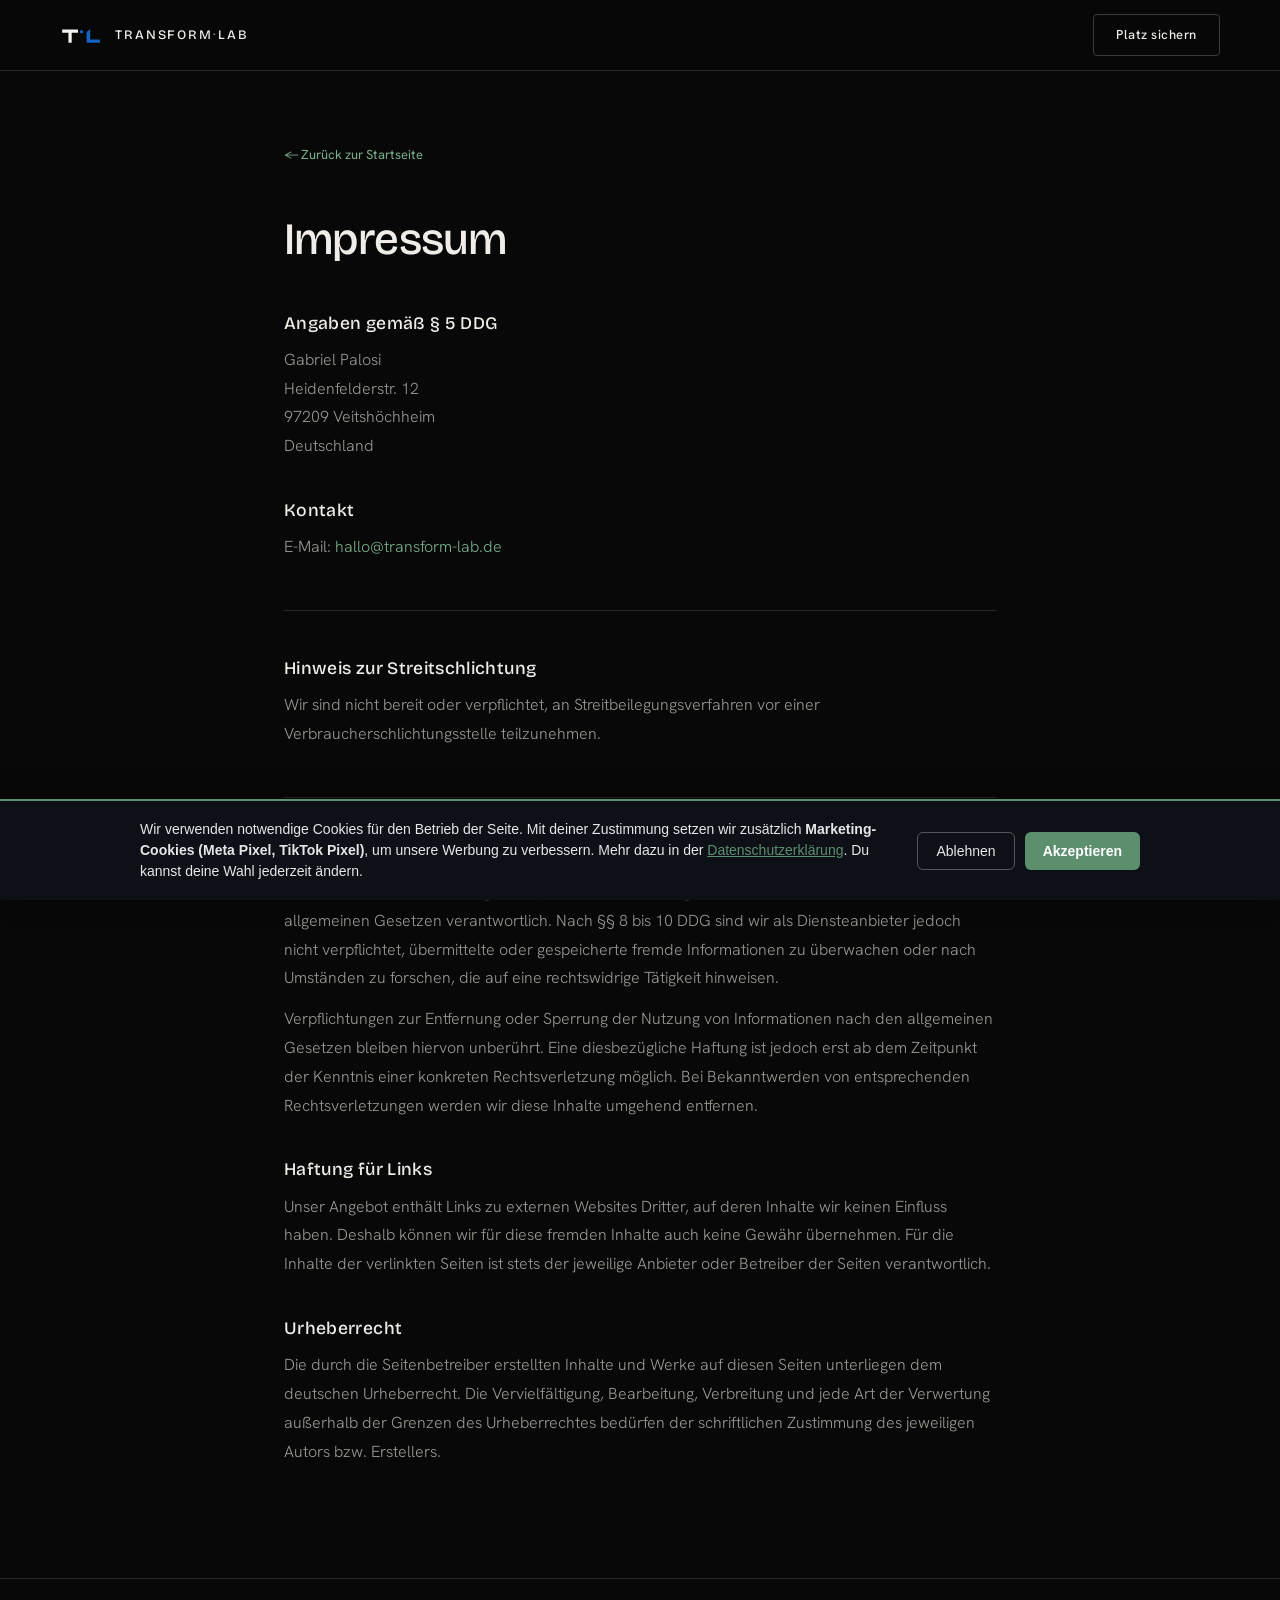
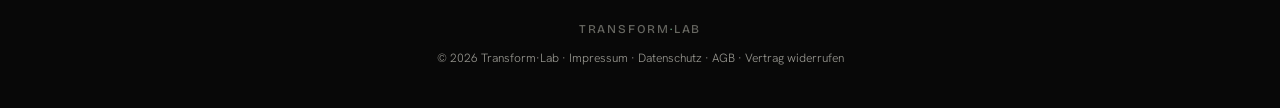
<file: impressum.html>
<!DOCTYPE html>
<html lang="de">
<head>
  <meta charset="UTF-8">
  <meta name="viewport" content="width=device-width, initial-scale=1.0">

  <!-- Meta Pixel (Base) + Cookie-Consent -->
  <script src="js/meta-pixel.js?v=3"></script>
  <script src="js/tiktok-pixel.js?v=1"></script>
  <script src="js/consent.js?v=2"></script>
  <link rel="icon" href="assets/favicon.svg" type="image/svg+xml">
  <title>Impressum — Transform·Lab</title>
  <meta name="robots" content="noindex, follow">
  <link rel="preconnect" href="https://fonts.googleapis.com">
  <link rel="preconnect" href="https://fonts.gstatic.com" crossorigin>
  <link href="https://fonts.googleapis.com/css2?family=Bricolage+Grotesque:opsz,wght@12..96,300;12..96,400;12..96,500&family=Hanken+Grotesk:wght@300;400;500&display=swap" rel="stylesheet">
  <link rel="stylesheet" href="css/styles.css?v=42">
  <style>
    .legal-page { max-width: 760px; margin: 0 auto; padding: 140px 24px 100px; }
    .legal-page h1 { font-size: clamp(2rem, 4vw, 2.8rem); margin-bottom: 48px; }
    .legal-page h2 { font-size: 1.1rem; font-weight: 500; color: var(--text); margin: 40px 0 12px; letter-spacing: .02em; }
    .legal-page p, .legal-page address { color: var(--text-muted); font-weight: 300; line-height: 1.8; font-style: normal; margin-bottom: 12px; }
    .legal-page a { color: var(--green-light); text-decoration: none; }
    .legal-page a:hover { text-decoration: underline; }
    .legal-divider { border: none; border-top: 1px solid var(--border); margin: 48px 0; }
    .back-link { display: inline-flex; align-items: center; gap: 8px; color: var(--text-muted); font-size: 13px; text-decoration: none; margin-bottom: 48px; transition: color .2s; }
    .back-link:hover { color: var(--text); }
  </style>
</head>
<body>

  <header>
    <nav class="site-nav scrolled" aria-label="Navigation">
      <div class="nav-inner">
        <a href="index.html" class="logo"><img src="assets/logo.svg" alt="" class="logo-mark" style="height:20px;width:auto;vertical-align:middle;margin-right:9px">Transform<span>·</span>Lab</a>
        <a href="index.html#form" class="nav-cta">Platz sichern</a>
      </div>
    </nav>
  </header>

  <main>
    <div class="legal-page">

      <a href="index.html" class="back-link">← Zurück zur Startseite</a>

      <h1>Impressum</h1>

      <h2>Angaben gemäß § 5 DDG</h2>
      <address>
        Gabriel Palosi<br>
        Heidenfelderstr. 12<br>
        97209 Veitshöchheim<br>
        Deutschland
      </address>

      <h2>Kontakt</h2>
      <p>E-Mail: <a href="mailto:hallo@transform-lab.de">hallo@transform-lab.de</a></p>

      <hr class="legal-divider">

      <h2>Hinweis zur Streitschlichtung</h2>
      <p>Wir sind nicht bereit oder verpflichtet, an Streitbeilegungsverfahren vor einer Verbraucherschlichtungsstelle teilzunehmen.</p>

      <hr class="legal-divider">

      <h2>Haftung für Inhalte</h2>
      <p>
        Als Diensteanbieter sind wir gemäß § 7 Abs. 1 DDG für eigene Inhalte auf diesen Seiten nach den
        allgemeinen Gesetzen verantwortlich. Nach §§ 8 bis 10 DDG sind wir als Diensteanbieter jedoch nicht
        verpflichtet, übermittelte oder gespeicherte fremde Informationen zu überwachen oder nach Umständen
        zu forschen, die auf eine rechtswidrige Tätigkeit hinweisen.
      </p>
      <p>
        Verpflichtungen zur Entfernung oder Sperrung der Nutzung von Informationen nach den allgemeinen
        Gesetzen bleiben hiervon unberührt. Eine diesbezügliche Haftung ist jedoch erst ab dem Zeitpunkt der
        Kenntnis einer konkreten Rechtsverletzung möglich. Bei Bekanntwerden von entsprechenden
        Rechtsverletzungen werden wir diese Inhalte umgehend entfernen.
      </p>

      <h2>Haftung für Links</h2>
      <p>
        Unser Angebot enthält Links zu externen Websites Dritter, auf deren Inhalte wir keinen Einfluss haben.
        Deshalb können wir für diese fremden Inhalte auch keine Gewähr übernehmen. Für die Inhalte der
        verlinkten Seiten ist stets der jeweilige Anbieter oder Betreiber der Seiten verantwortlich.
      </p>

      <h2>Urheberrecht</h2>
      <p>
        Die durch die Seitenbetreiber erstellten Inhalte und Werke auf diesen Seiten unterliegen dem deutschen
        Urheberrecht. Die Vervielfältigung, Bearbeitung, Verbreitung und jede Art der Verwertung außerhalb der
        Grenzen des Urheberrechtes bedürfen der schriftlichen Zustimmung des jeweiligen Autors bzw. Erstellers.
      </p>

    </div>
  </main>

  <footer class="site-footer">
    <div class="container footer-inner">
      <a href="index.html" class="logo" style="font-size:12px;letter-spacing:.15em">Transform<span>·</span>Lab</a>
      <p>© 2026 Transform·Lab ·
        <a href="impressum.html" style="color:var(--text-muted)">Impressum</a> ·
        <a href="datenschutz.html" style="color:var(--text-muted)">Datenschutz</a> ·
        <a href="agb.html" style="color:var(--text-muted)">AGB</a> ·
        <a href="widerruf.html" style="color:var(--text-muted)">Vertrag widerrufen</a>
      </p>
    </div>
  </footer>

</body>
</html>
</file>
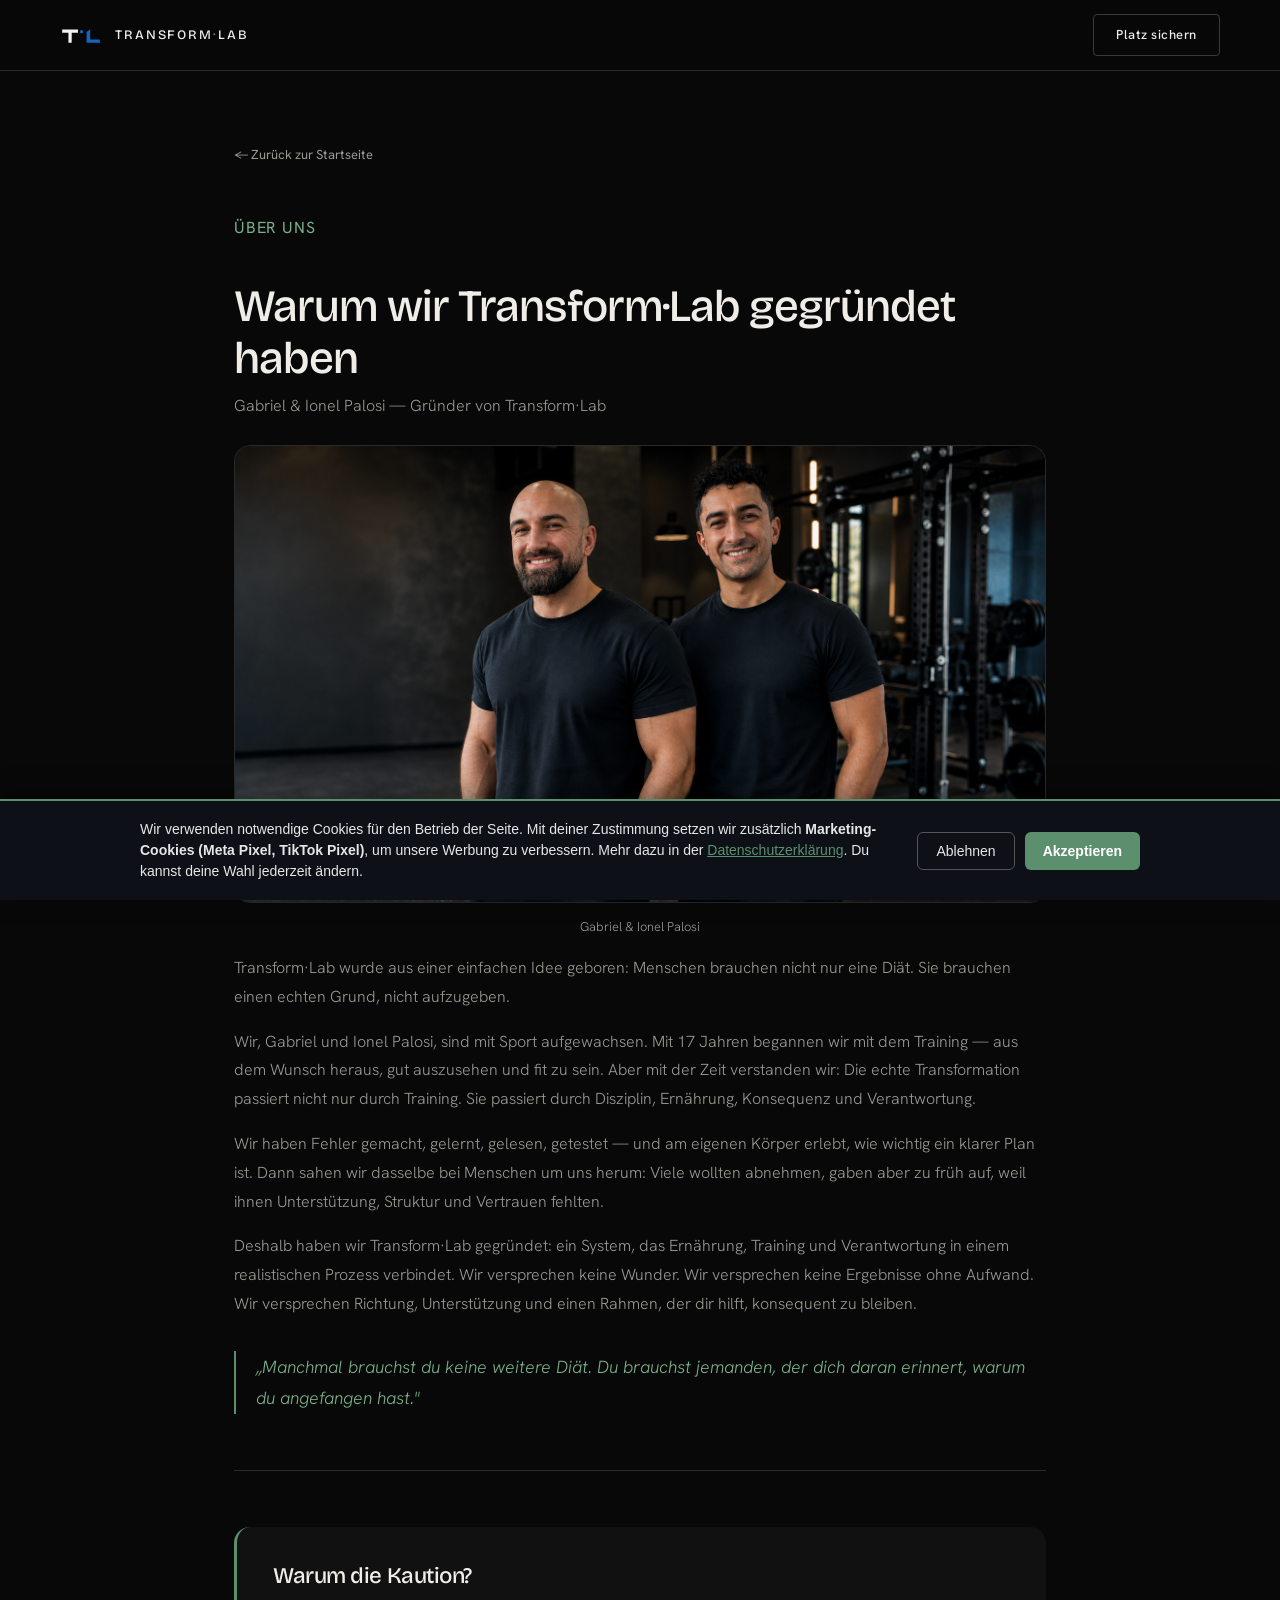
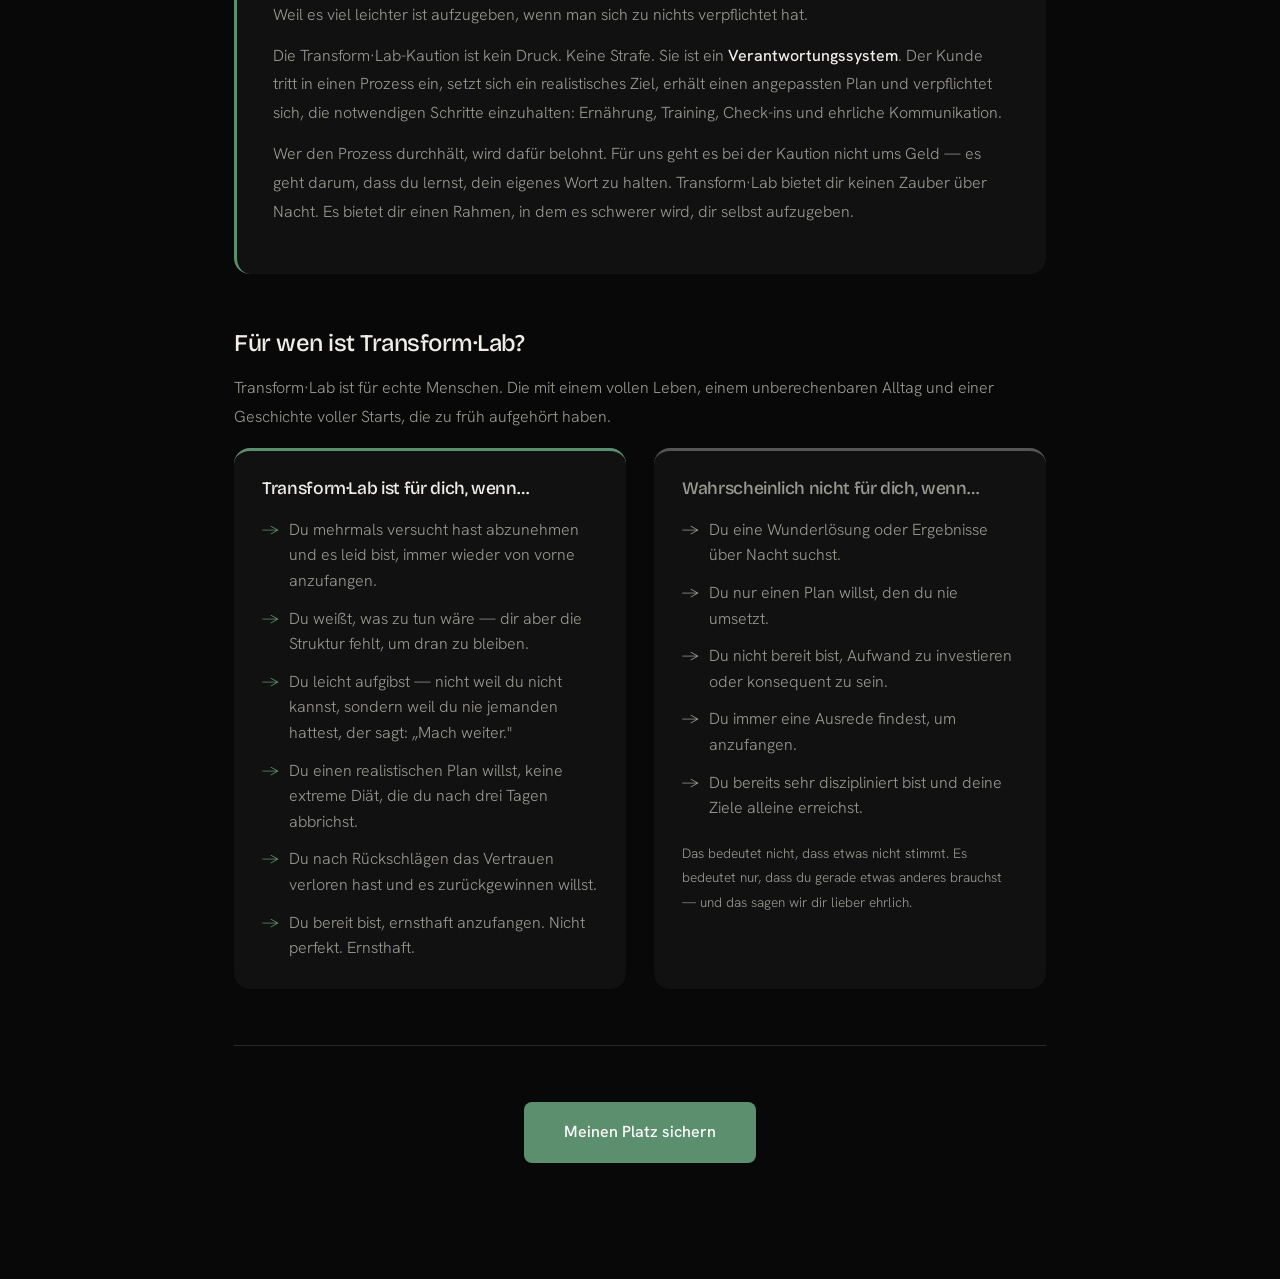
<file: ueber-uns.html>
<!DOCTYPE html>
<html lang="de">
<head>
  <meta charset="UTF-8">
  <meta name="viewport" content="width=device-width, initial-scale=1.0">

  <!-- Meta Pixel (Base) + Cookie-Consent -->
  <script src="js/meta-pixel.js?v=3"></script>
  <script src="js/tiktok-pixel.js?v=1"></script>
  <script src="js/consent.js?v=2"></script>
  <link rel="icon" href="assets/favicon.svg" type="image/svg+xml">
  <title>Über uns — Transform·Lab</title>
  <meta name="robots" content="index, follow">
  <meta name="description" content="Gabriel &amp; Ionel Palosi, Gründer von Transform·Lab: warum wir ein System aus Ernährung, Training und rückerstattbarer Kaution entwickelt haben — und für wen es passt.">
  <link rel="canonical" href="https://www.transform-lab.de/ueber-uns.html">
  <meta property="og:type" content="website">
  <meta property="og:url" content="https://www.transform-lab.de/ueber-uns.html">
  <meta property="og:title" content="Über uns — Transform·Lab">
  <meta property="og:description" content="Warum wir Transform·Lab gegründet haben: ein System aus Ernährung, Training und rückerstattbarer Kaution.">
  <meta property="og:image" content="https://www.transform-lab.de/assets/og-image.jpg">
  <link rel="preconnect" href="https://fonts.googleapis.com">
  <link rel="preconnect" href="https://fonts.gstatic.com" crossorigin>
  <link href="https://fonts.googleapis.com/css2?family=Bricolage+Grotesque:opsz,wght@12..96,300;12..96,400;12..96,500&family=Hanken+Grotesk:wght@300;400;500&display=swap" rel="stylesheet">
  <link rel="stylesheet" href="css/styles.css?v=42">
  <style>
    .ueber-page { max-width: 860px; margin: 0 auto; padding: 140px 24px 100px; }
    .back-link { display: inline-flex; align-items: center; gap: 8px; color: var(--text-muted); font-size: 13px; text-decoration: none; margin-bottom: 48px; transition: color .2s; }
    .back-link:hover { color: var(--text); }
    .ueber-page h1 { font-size: clamp(2rem, 4vw, 2.8rem); margin-bottom: 8px; }
    .ueber-page .subtitle { color: var(--green-light); font-size: 1rem; letter-spacing: .05em; text-transform: uppercase; margin-bottom: 40px; display: block; }
    .ueber-page p { color: var(--text-muted); line-height: 1.8; font-weight: 300; margin-bottom: 16px; }
    .ueber-page .quote { color: var(--green-light); font-style: italic; font-size: 1.1rem; margin: 32px 0; padding-left: 20px; border-left: 2px solid var(--green); }
    .ueber-divider { border: none; border-top: 1px solid var(--border); margin: 56px 0; }
    .ueber-page h2 { font-size: 1.5rem; margin-bottom: 16px; }
    .kaution-box { background: var(--surface); border-radius: 16px; border-left: 3px solid var(--green); padding: 36px; margin-bottom: 56px; }
    .kaution-box h2 { font-size: 1.4rem; margin-bottom: 12px; }
    .kaution-box p { margin-bottom: 12px; }
    .fuer-grid { display: grid; grid-template-columns: 1fr 1fr; gap: 28px; margin-top: 12px; }
    @media (max-width: 640px) { .fuer-grid { grid-template-columns: 1fr; } }
    .fuer-card { background: var(--surface); border-radius: 16px; padding: 28px; }
    .fuer-card.ja { border-top: 3px solid var(--green); }
    .fuer-card.nein { border-top: 3px solid #555; }
    .fuer-card h3 { font-size: 1.1rem; margin-bottom: 18px; }
    .fuer-card.nein h3 { color: var(--text-muted); }
    .fuer-card ul { list-style: none; padding: 0; margin: 0; display: flex; flex-direction: column; gap: 12px; }
    .fuer-card ul li { display: flex; gap: 10px; color: var(--text-muted); font-weight: 300; line-height: 1.6; }
    .fuer-card.ja ul li span:first-child { color: var(--green); flex-shrink: 0; }
    .fuer-card.nein ul li span:first-child { flex-shrink: 0; }
    .fuer-card .note { margin-top: 20px; font-size: 0.85rem; color: var(--text-muted); }
    .ueber-photo { width: 100%; height: auto; display: block; border-radius: 16px; border: 1px solid var(--border); margin: 8px 0 44px; }
    .ueber-photo-caption { font-size: 0.8rem; color: var(--text-dim); text-align: center; margin: -32px 0 44px; }
  </style>
</head>
<body>

  <header>
    <nav class="site-nav scrolled" aria-label="Navigation">
      <div class="nav-inner">
        <a href="index.html" class="logo"><img src="assets/logo.svg" alt="" class="logo-mark" style="height:20px;width:auto;vertical-align:middle;margin-right:9px">Transform<span>·</span>Lab</a>
        <a href="index.html#form" class="nav-cta">Platz sichern</a>
      </div>
    </nav>
  </header>

  <main>
    <div class="ueber-page">

      <a href="index.html" class="back-link">← Zurück zur Startseite</a>

      <span class="subtitle">Über uns</span>
      <h1>Warum wir Transform·Lab gegründet haben</h1>
      <p style="color:var(--text-muted);font-size:1rem;margin-bottom:24px;">Gabriel &amp; Ionel Palosi — Gründer von Transform·Lab</p>

      <img src="assets/gabriel-ionel.png" alt="Gabriel und Ionel Palosi, Gründer von Transform·Lab, im Trainingsstudio" class="ueber-photo" loading="lazy" width="1672" height="941">
      <p class="ueber-photo-caption">Gabriel &amp; Ionel Palosi</p>

      <p>Transform·Lab wurde aus einer einfachen Idee geboren: Menschen brauchen nicht nur eine Diät. Sie brauchen einen echten Grund, nicht aufzugeben.</p>
      <p>Wir, Gabriel und Ionel Palosi, sind mit Sport aufgewachsen. Mit 17 Jahren begannen wir mit dem Training — aus dem Wunsch heraus, gut auszusehen und fit zu sein. Aber mit der Zeit verstanden wir: Die echte Transformation passiert nicht nur durch Training. Sie passiert durch Disziplin, Ernährung, Konsequenz und Verantwortung.</p>
      <p>Wir haben Fehler gemacht, gelernt, gelesen, getestet — und am eigenen Körper erlebt, wie wichtig ein klarer Plan ist. Dann sahen wir dasselbe bei Menschen um uns herum: Viele wollten abnehmen, gaben aber zu früh auf, weil ihnen Unterstützung, Struktur und Vertrauen fehlten.</p>
      <p>Deshalb haben wir Transform·Lab gegründet: ein System, das Ernährung, Training und Verantwortung in einem realistischen Prozess verbindet. Wir versprechen keine Wunder. Wir versprechen keine Ergebnisse ohne Aufwand. Wir versprechen Richtung, Unterstützung und einen Rahmen, der dir hilft, konsequent zu bleiben.</p>

      <p class="quote">„Manchmal brauchst du keine weitere Diät. Du brauchst jemanden, der dich daran erinnert, warum du angefangen hast."</p>

      <hr class="ueber-divider">

      <!-- Warum Kaution -->
      <div class="kaution-box">
        <h2>Warum die Kaution?</h2>
        <p>Weil es viel leichter ist aufzugeben, wenn man sich zu nichts verpflichtet hat.</p>
        <p>Die Transform·Lab-Kaution ist kein Druck. Keine Strafe. Sie ist ein <strong>Verantwortungssystem</strong>. Der Kunde tritt in einen Prozess ein, setzt sich ein realistisches Ziel, erhält einen angepassten Plan und verpflichtet sich, die notwendigen Schritte einzuhalten: Ernährung, Training, Check-ins und ehrliche Kommunikation.</p>
        <p>Wer den Prozess durchhält, wird dafür belohnt. Für uns geht es bei der Kaution nicht ums Geld — es geht darum, dass du lernst, dein eigenes Wort zu halten. Transform·Lab bietet dir keinen Zauber über Nacht. Es bietet dir einen Rahmen, in dem es schwerer wird, dir selbst aufzugeben.</p>
      </div>

      <!-- Für wen / Nicht für wen -->
      <h2>Für wen ist Transform·Lab?</h2>
      <p>Transform·Lab ist für echte Menschen. Die mit einem vollen Leben, einem unberechenbaren Alltag und einer Geschichte voller Starts, die zu früh aufgehört haben.</p>

      <div class="fuer-grid">
        <div class="fuer-card ja">
          <h3>Transform·Lab ist für dich, wenn…</h3>
          <ul>
            <li><span>→</span><span>Du mehrmals versucht hast abzunehmen und es leid bist, immer wieder von vorne anzufangen.</span></li>
            <li><span>→</span><span>Du weißt, was zu tun wäre — dir aber die Struktur fehlt, um dran zu bleiben.</span></li>
            <li><span>→</span><span>Du leicht aufgibst — nicht weil du nicht kannst, sondern weil du nie jemanden hattest, der sagt: „Mach weiter."</span></li>
            <li><span>→</span><span>Du einen realistischen Plan willst, keine extreme Diät, die du nach drei Tagen abbrichst.</span></li>
            <li><span>→</span><span>Du nach Rückschlägen das Vertrauen verloren hast und es zurückgewinnen willst.</span></li>
            <li><span>→</span><span>Du bereit bist, ernsthaft anzufangen. Nicht perfekt. Ernsthaft.</span></li>
          </ul>
        </div>

        <div class="fuer-card nein">
          <h3>Wahrscheinlich nicht für dich, wenn…</h3>
          <ul>
            <li><span>→</span><span>Du eine Wunderlösung oder Ergebnisse über Nacht suchst.</span></li>
            <li><span>→</span><span>Du nur einen Plan willst, den du nie umsetzt.</span></li>
            <li><span>→</span><span>Du nicht bereit bist, Aufwand zu investieren oder konsequent zu sein.</span></li>
            <li><span>→</span><span>Du immer eine Ausrede findest, um anzufangen.</span></li>
            <li><span>→</span><span>Du bereits sehr diszipliniert bist und deine Ziele alleine erreichst.</span></li>
          </ul>
          <p class="note">Das bedeutet nicht, dass etwas nicht stimmt. Es bedeutet nur, dass du gerade etwas anderes brauchst — und das sagen wir dir lieber ehrlich.</p>
        </div>
      </div>

      <hr class="ueber-divider">

      <p style="text-align:center;"><a href="index.html#form" style="display:inline-block;background:var(--green);color:#fff;padding:16px 40px;border-radius:8px;text-decoration:none;font-weight:500;">Meinen Platz sichern</a></p>

    </div>
  </main>

</body>
</html>
</file>
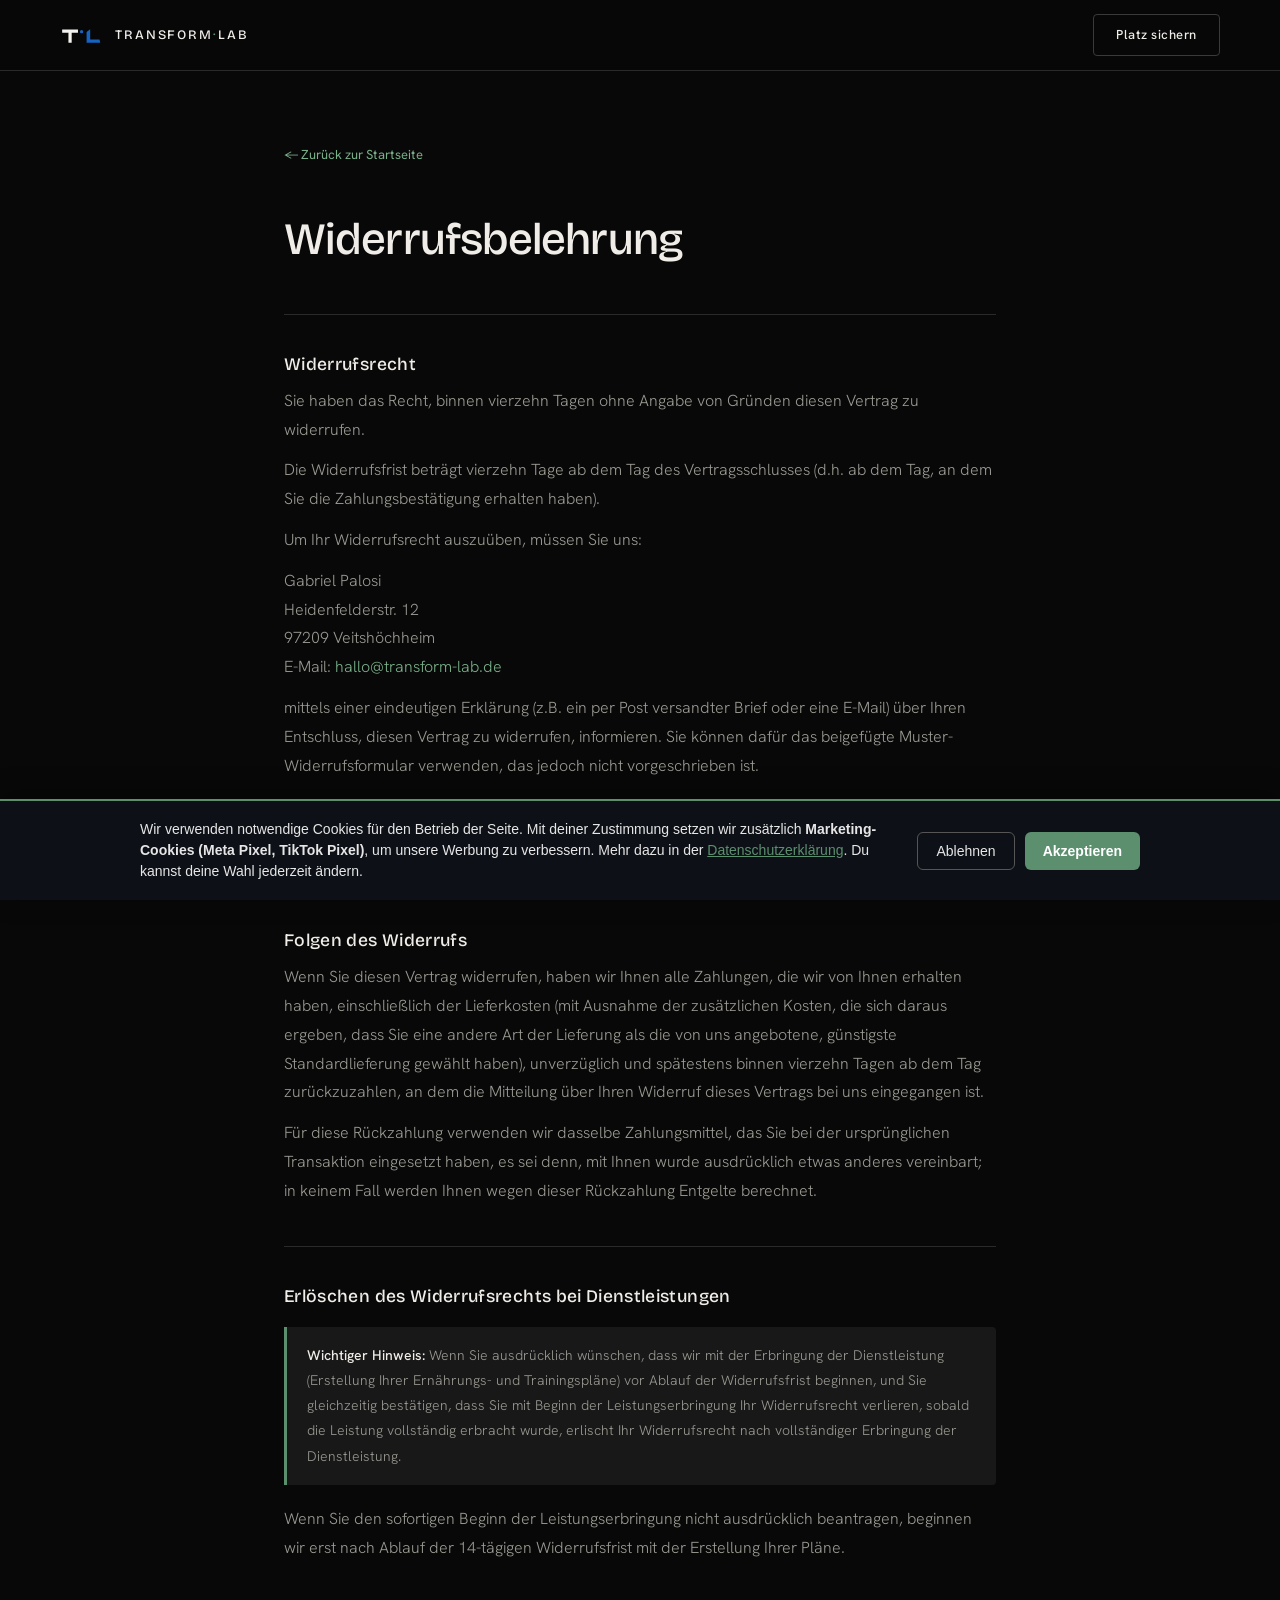
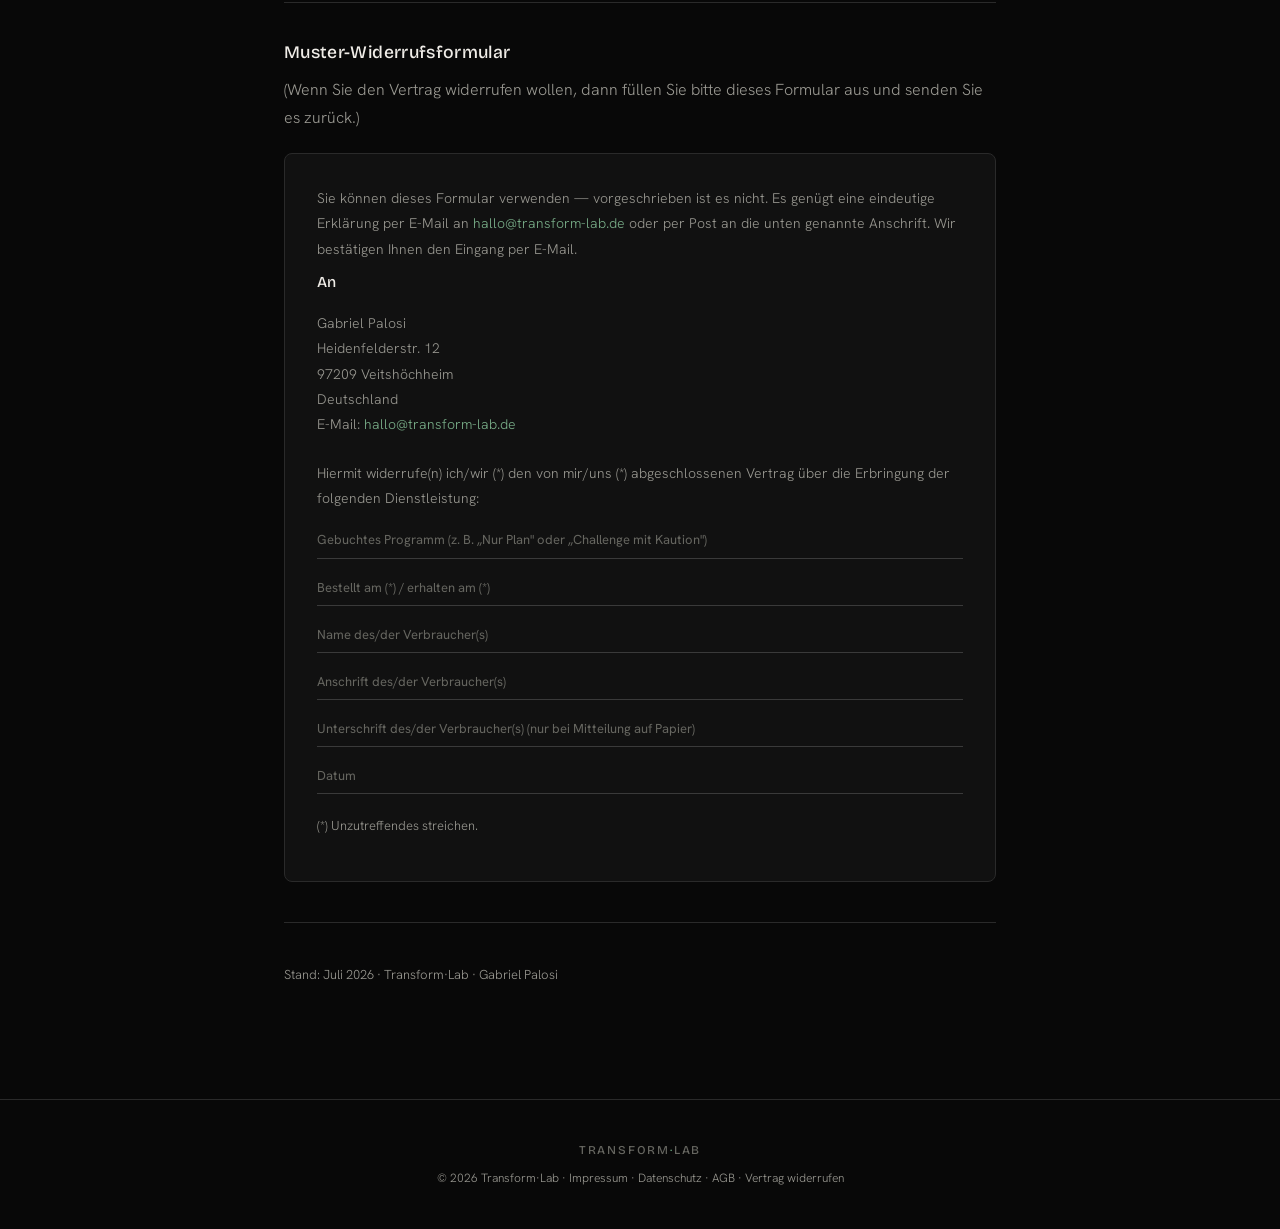
<file: widerruf.html>
<!DOCTYPE html>
<html lang="de">
<head>
  <meta charset="UTF-8">
  <meta name="viewport" content="width=device-width, initial-scale=1.0">

  <!-- Meta Pixel (Base) + Cookie-Consent -->
  <script src="js/meta-pixel.js?v=3"></script>
  <script src="js/tiktok-pixel.js?v=1"></script>
  <script src="js/consent.js?v=2"></script>
  <link rel="icon" href="assets/favicon.svg" type="image/svg+xml">
  <title>Widerrufsbelehrung — Transform·Lab</title>
  <meta name="robots" content="noindex, follow">
  <link rel="preconnect" href="https://fonts.googleapis.com">
  <link rel="preconnect" href="https://fonts.gstatic.com" crossorigin>
  <link href="https://fonts.googleapis.com/css2?family=Bricolage+Grotesque:opsz,wght@12..96,300;12..96,400;12..96,500&family=Hanken+Grotesk:wght@300;400;500&display=swap" rel="stylesheet">
  <link rel="stylesheet" href="css/styles.css?v=42">
  <style>
    .legal-page { max-width: 760px; margin: 0 auto; padding: 140px 24px 100px; }
    .legal-page h1 { font-size: clamp(2rem, 4vw, 2.8rem); margin-bottom: 48px; }
    .legal-page h2 { font-size: 1.1rem; font-weight: 500; color: var(--text); margin: 40px 0 12px; letter-spacing: .02em; }
    .legal-page h3 { font-size: .95rem; font-weight: 500; color: var(--text); margin: 24px 0 8px; }
    .legal-page p, .legal-page address { color: var(--text-muted); font-weight: 300; line-height: 1.8; font-style: normal; margin-bottom: 12px; }
    .legal-page ul, .legal-page ol { color: var(--text-muted); font-weight: 300; line-height: 1.8; padding-left: 20px; margin-bottom: 12px; }
    .legal-page li { margin-bottom: 6px; }
    .legal-page a { color: var(--green-light); text-decoration: none; }
    .legal-page a:hover { text-decoration: underline; }
    .legal-divider { border: none; border-top: 1px solid var(--border); margin: 40px 0; }
    .back-link { display: inline-flex; align-items: center; gap: 8px; color: var(--text-muted); font-size: 13px; text-decoration: none; margin-bottom: 48px; transition: color .2s; }
    .back-link:hover { color: var(--text); }
    .widerruf-formular {
      background: var(--surface);
      border: 1px solid var(--border);
      border-radius: 8px;
      padding: 32px;
      margin-top: 20px;
    }
    .widerruf-formular h3 { margin-top: 0; margin-bottom: 20px; }
    .widerruf-formular p { font-size: 14px; }
    .wf-field {
      border-bottom: 1px solid var(--border-light);
      padding: 6px 0;
      margin: 12px 0;
      font-size: 13px;
      color: var(--text-dim);
    }
    .highlight-box {
      background: var(--surface2);
      border-left: 3px solid var(--green);
      padding: 16px 20px;
      border-radius: 0 4px 4px 0;
      margin: 20px 0;
    }
    .highlight-box p { margin: 0; font-size: 14px; }
  </style>
</head>
<body>

  <header>
    <nav class="site-nav scrolled" aria-label="Navigation">
      <div class="nav-inner">
        <a href="index.html" class="logo"><img src="assets/logo.svg" alt="" class="logo-mark" style="height:20px;width:auto;vertical-align:middle;margin-right:9px">Transform<span>·</span>Lab</a>
        <a href="index.html#form" class="nav-cta">Platz sichern</a>
      </div>
    </nav>
  </header>

  <main>
    <div class="legal-page">

      <a href="index.html" class="back-link">← Zurück zur Startseite</a>

      <h1>Widerrufsbelehrung</h1>

      <hr class="legal-divider">

      <h2>Widerrufsrecht</h2>

      <p>
        Sie haben das Recht, binnen vierzehn Tagen ohne Angabe von Gründen diesen
        Vertrag zu widerrufen.
      </p>
      <p>
        Die Widerrufsfrist beträgt vierzehn Tage ab dem Tag des Vertragsschlusses
        (d.h. ab dem Tag, an dem Sie die Zahlungsbestätigung erhalten haben).
      </p>
      <p>
        Um Ihr Widerrufsrecht auszuüben, müssen Sie uns:
      </p>
      <address>
        Gabriel Palosi<br>
        Heidenfelderstr. 12<br>
        97209 Veitshöchheim<br>
        E-Mail: <a href="mailto:hallo@transform-lab.de">hallo@transform-lab.de</a>
      </address>
      <p>
        mittels einer eindeutigen Erklärung (z.B. ein per Post versandter Brief oder
        eine E-Mail) über Ihren Entschluss, diesen Vertrag zu widerrufen, informieren.
        Sie können dafür das beigefügte Muster-Widerrufsformular verwenden,
        das jedoch nicht vorgeschrieben ist.
      </p>
      <p>
        Zur Wahrung der Widerrufsfrist reicht es aus, dass Sie die Mitteilung über
        die Ausübung des Widerrufsrechts vor Ablauf der Widerrufsfrist absenden.
      </p>

      <hr class="legal-divider">

      <h2>Folgen des Widerrufs</h2>

      <p>
        Wenn Sie diesen Vertrag widerrufen, haben wir Ihnen alle Zahlungen,
        die wir von Ihnen erhalten haben, einschließlich der Lieferkosten
        (mit Ausnahme der zusätzlichen Kosten, die sich daraus ergeben, dass Sie
        eine andere Art der Lieferung als die von uns angebotene, günstigste
        Standardlieferung gewählt haben), unverzüglich und spätestens binnen
        vierzehn Tagen ab dem Tag zurückzuzahlen, an dem die Mitteilung über
        Ihren Widerruf dieses Vertrags bei uns eingegangen ist.
      </p>
      <p>
        Für diese Rückzahlung verwenden wir dasselbe Zahlungsmittel, das Sie bei
        der ursprünglichen Transaktion eingesetzt haben, es sei denn, mit Ihnen
        wurde ausdrücklich etwas anderes vereinbart; in keinem Fall werden Ihnen
        wegen dieser Rückzahlung Entgelte berechnet.
      </p>

      <hr class="legal-divider">

      <h2>Erlöschen des Widerrufsrechts bei Dienstleistungen</h2>

      <div class="highlight-box">
        <p>
          <strong>Wichtiger Hinweis:</strong> Wenn Sie ausdrücklich wünschen, dass wir mit der
          Erbringung der Dienstleistung (Erstellung Ihrer Ernährungs- und Trainingspläne)
          vor Ablauf der Widerrufsfrist beginnen, und Sie gleichzeitig bestätigen, dass
          Sie mit Beginn der Leistungserbringung Ihr Widerrufsrecht verlieren, sobald
          die Leistung vollständig erbracht wurde, erlischt Ihr Widerrufsrecht nach
          vollständiger Erbringung der Dienstleistung.
        </p>
      </div>

      <p>
        Wenn Sie den sofortigen Beginn der Leistungserbringung nicht ausdrücklich
        beantragen, beginnen wir erst nach Ablauf der 14-tägigen Widerrufsfrist mit
        der Erstellung Ihrer Pläne.
      </p>

      <hr class="legal-divider">

      <h2>Muster-Widerrufsformular</h2>

      <p>
        (Wenn Sie den Vertrag widerrufen wollen, dann füllen Sie bitte dieses Formular
        aus und senden Sie es zurück.)
      </p>

      <div class="widerruf-formular">
        <p>
          Sie können dieses Formular verwenden — vorgeschrieben ist es nicht. Es genügt eine
          eindeutige Erklärung per E-Mail an
          <a href="mailto:hallo@transform-lab.de">hallo@transform-lab.de</a> oder per Post an die
          unten genannte Anschrift. Wir bestätigen Ihnen den Eingang per E-Mail.
        </p>

        <h3>An</h3>
        <address style="font-size:14px;">
          Gabriel Palosi<br>
          Heidenfelderstr. 12<br>
          97209 Veitshöchheim<br>
          Deutschland<br>
          E-Mail: <a href="mailto:hallo@transform-lab.de">hallo@transform-lab.de</a>
        </address>

        <p style="margin-top:24px;">
          Hiermit widerrufe(n) ich/wir (*) den von mir/uns (*) abgeschlossenen Vertrag über
          die Erbringung der folgenden Dienstleistung:
        </p>

        <div class="wf-field">Gebuchtes Programm (z. B. „Nur Plan" oder „Challenge mit Kaution")</div>
        <div class="wf-field">Bestellt am (*) / erhalten am (*)</div>
        <div class="wf-field">Name des/der Verbraucher(s)</div>
        <div class="wf-field">Anschrift des/der Verbraucher(s)</div>
        <div class="wf-field">Unterschrift des/der Verbraucher(s) (nur bei Mitteilung auf Papier)</div>
        <div class="wf-field">Datum</div>

        <p style="margin-top:20px;font-size:13px;">(*) Unzutreffendes streichen.</p>
      </div>

      <hr class="legal-divider">

      <p style="font-size:13px; margin-top: 40px;">Stand: Juli 2026 · Transform·Lab · Gabriel Palosi</p>

    </div>
  </main>

  <footer class="site-footer">
    <div class="container footer-inner">
      <a href="index.html" class="logo" style="font-size:12px;letter-spacing:.15em">Transform<span>·</span>Lab</a>
      <p>© 2026 Transform·Lab ·
        <a href="impressum.html" style="color:var(--text-muted)">Impressum</a> ·
        <a href="datenschutz.html" style="color:var(--text-muted)">Datenschutz</a> ·
        <a href="agb.html" style="color:var(--text-muted)">AGB</a> ·
        <a href="widerruf.html" style="color:var(--text-muted)">Vertrag widerrufen</a>
      </p>
    </div>
  </footer>

</body>
</html>
</file>
<file: css/styles.css>
/* ============================================================
   Transform·Lab — Estilos principales
   Tipografías: Bricolage Grotesque (títulos) · Hanken Grotesk (cuerpo)
   ============================================================ */

*, *::before, *::after { box-sizing: border-box; margin: 0; padding: 0; }
[hidden] { display: none !important; }

:root {
  --black:        #080808;
  --surface:      #111111;
  --surface2:     #181818;
  --surface3:     #252525;
  --border:       #2a2a2a;
  --border-light: #3a3a3a;
  --text:         #f0ede8;
  --text-muted:   #9a9992;
  --text-dim:     #666660;
  --green:        #5c8f6e;
  --green-light:  #7ab08a;
  --green-dim:    #2a4a34;
  --gold:         #c9a870;
  --gold-dim:     #6b5630;
  --white:        #ffffff;
  --font-display: 'Bricolage Grotesque', system-ui, sans-serif;
  --font-body:    'Hanken Grotesk', system-ui, sans-serif;
  --radius:       4px;
  --radius-lg:    8px;
  --radius-xl:    16px;
}

html { scroll-behavior: smooth; }

body {
  background: var(--black);
  color: var(--text);
  font-family: var(--font-body);
  font-size: 16px;
  line-height: 1.7;
  -webkit-font-smoothing: antialiased;
  overflow-x: hidden;
}

/* ─── TIPOGRAFÍA ─── */
h1, h2, h3, h4 {
  font-family: var(--font-display);
  line-height: 1.15;
  font-weight: 500;
  letter-spacing: -0.02em;
}
h1 { font-size: clamp(2.4rem, 6vw, 5rem); }
h2 { font-size: clamp(1.8rem, 4vw, 3rem); }
h3 { font-size: clamp(1.2rem, 2.5vw, 1.6rem); }
p  { color: var(--text-muted); font-weight: 300; }
strong { color: var(--text); font-weight: 500; }

/* ─── LAYOUT ─── */
.container { max-width: 1160px; margin: 0 auto; padding: 0 24px; }
section { padding: 120px 0; }
@media (max-width: 768px) { section { padding: 72px 0; } }

/* ─── NAV ─── */
.site-nav {
  position: fixed; top: 0; left: 0; right: 0; z-index: 100;
  padding: 20px 24px;
  border-bottom: 1px solid transparent;
  transition: border-color .4s, background .4s, padding .3s;
}
.site-nav.scrolled {
  background: rgba(8,8,8,.92);
  backdrop-filter: blur(12px);
  border-color: var(--border);
  padding: 14px 24px;
}
.nav-inner {
  max-width: 1160px; margin: 0 auto;
  display: flex; align-items: center; justify-content: space-between;
}
.logo {
  font-family: var(--font-display);
  font-size: 13px; font-weight: 500; letter-spacing: .15em;
  text-transform: uppercase; color: var(--text); text-decoration: none;
}
.logo span { color: var(--green); }
.nav-cta {
  background: transparent; border: 1px solid var(--border-light); color: var(--text);
  padding: 9px 22px; border-radius: var(--radius); font-size: 13px; font-weight: 500;
  cursor: pointer; text-decoration: none; letter-spacing: .04em;
  transition: border-color .2s, color .2s;
}
.nav-cta:hover { border-color: var(--green); color: var(--green); }

/* ─── BOTONES ─── */
.btn-primary {
  display: inline-block; background: var(--green); color: var(--white);
  padding: 16px 36px; border-radius: var(--radius); font-size: 15px; font-weight: 500;
  text-decoration: none; letter-spacing: .04em; border: none; cursor: pointer;
  transition: background .25s cubic-bezier(.4,0,.2,1), transform .25s cubic-bezier(.4,0,.2,1), box-shadow .25s cubic-bezier(.4,0,.2,1);
}
.btn-primary:hover {
  background: var(--green-light); transform: translateY(-2px);
  box-shadow: 0 10px 28px -8px rgba(92,143,110,.55);
}
.btn-primary:active { transform: translateY(0); }

.btn-secondary {
  display: inline-block; background: transparent; color: var(--text);
  padding: 16px 36px; border-radius: var(--radius); font-size: 15px; font-weight: 400;
  text-decoration: none; letter-spacing: .04em; border: 1px solid var(--border-light); cursor: pointer;
  transition: border-color .25s cubic-bezier(.4,0,.2,1), color .25s cubic-bezier(.4,0,.2,1), transform .25s cubic-bezier(.4,0,.2,1);
}
.btn-secondary:hover { border-color: var(--text-muted); transform: translateY(-2px); }
.btn-secondary:active { transform: translateY(0); }

@media (prefers-reduced-motion: reduce) {
  .btn-primary, .btn-secondary { transition: none; }
  .btn-primary:hover, .btn-secondary:hover { transform: none; }
}

.btn-whatsapp {
  display: inline-flex; align-items: center; gap: 10px;
  background: transparent; border: 1px solid var(--border-light);
  color: var(--text); padding: 16px 32px; border-radius: var(--radius);
  font-size: 15px; font-weight: 400; text-decoration: none; cursor: pointer;
  transition: border-color .2s, color .2s;
}
.btn-whatsapp:hover { border-color: #25d366; color: #25d366; }
.btn-whatsapp svg { width: 18px; height: 18px; flex-shrink: 0; }

/* ─── ETIQUETAS ─── */
.label {
  display: inline-block; font-size: 11px; font-weight: 500; letter-spacing: .18em;
  text-transform: uppercase; color: var(--green); margin-bottom: 20px;
}
.label-line { display: flex; align-items: center; gap: 12px; }
.label-line::before { content: ''; display: block; width: 28px; height: 1px; background: var(--green); }

/* ─── CURSOR GLOW (desktop) ─── */
.cursor-glow {
  position: fixed; pointer-events: none; z-index: 999;
  width: 300px; height: 300px; border-radius: 50%;
  background: radial-gradient(circle, rgba(92,143,110,.04) 0%, transparent 70%);
  transform: translate(-50%, -50%);
  transition: opacity .3s;
  opacity: 0;
}

/* ─────────────────────────────
   HERO
───────────────────────────── */
#hero {
  min-height: 100vh; display: flex; flex-direction: column;
  justify-content: flex-end; padding-bottom: 100px; padding-top: 140px;
  position: relative; overflow: hidden;
}
.hero-wipe {
  position: absolute; inset: 0; z-index: -1;
  overflow: hidden; pointer-events: none;
  opacity: .38;
}
.hero-wipe-img {
  position: absolute; inset: 0;
  width: 100%; height: 100%;
  object-fit: cover; object-position: center 8%;
  filter: saturate(.8) brightness(.85);
}
.hero-wipe-img--man  { z-index: 0; }
.hero-wipe-img--woman {
  z-index: 1;
  animation: wipeReveal 8s ease-in-out infinite;
}
.hero-wipe-line {
  position: absolute; top: 0; bottom: 0; left: 0;
  width: 3px; transform: translateX(-50%);
  background: linear-gradient(to bottom, transparent 0%, rgba(255,255,255,.9) 20%, rgba(255,255,255,.9) 80%, transparent 100%);
  box-shadow: 0 0 14px 3px rgba(255,255,255,.35);
  z-index: 2; pointer-events: none;
  animation: wipeLine 8s ease-in-out infinite;
}
.hero-bg {
  position: absolute; inset: 0; z-index: 0;
  background:
    radial-gradient(ellipse 80% 60% at 60% 40%, rgba(92,143,110,.07) 0%, transparent 60%),
    radial-gradient(ellipse 50% 40% at 20% 80%, rgba(201,168,112,.04) 0%, transparent 50%),
    linear-gradient(180deg, rgba(8,8,8,.35) 0%, rgba(8,8,8,.65) 60%, var(--black) 100%);
  pointer-events: none; will-change: transform;
}
.hero-grid {
  position: absolute; inset: 0; z-index: 0; opacity: .025; pointer-events: none;
  background-image:
    linear-gradient(var(--border) 1px, transparent 1px),
    linear-gradient(90deg, var(--border) 1px, transparent 1px);
  background-size: 80px 80px;
  will-change: transform;
}
@media (prefers-reduced-motion: reduce) {
  .hero-wipe-img--woman { animation: none; clip-path: inset(0 50% 0 0); }
  .hero-wipe-line       { display: none; }
}
@media (max-width: 768px) {
  .hero-wipe-img--woman {
    animation: none;
    clip-path: none;
    opacity: 0;
    transition: opacity 1.5s ease-in-out;
  }
  .hero-wipe-img--woman.hero-woman-visible { opacity: 1; }
  .hero-wipe-line { display: none; }
}
.hero-content { position: relative; z-index: 1; }

.hero-badge {
  display: inline-flex; align-items: center; gap: 8px;
  border: 1px solid var(--border-light); border-radius: 100px;
  padding: 8px 16px; margin-bottom: 40px;
  font-size: 12px; font-weight: 500; letter-spacing: .1em; color: var(--text-muted);
}
.hero-badge-dot { width: 6px; height: 6px; border-radius: 50%; background: var(--green); }

.hero-title { color: var(--text); margin-bottom: 24px; }
.hero-title em { font-style: normal; color: var(--green); }

.hero-sub {
  font-size: clamp(1rem, 2vw, 1.25rem); color: var(--text-muted);
  max-width: 600px; margin-bottom: 16px; font-weight: 300;
}
.hero-meta   { font-size: 13px; color: var(--text-dim); margin-bottom: 44px; }
.hero-ctas   { display: flex; gap: 16px; flex-wrap: wrap; margin-bottom: 40px; }

.hero-trust {
  font-size: 12px; color: var(--text-dim); letter-spacing: .05em;
  border-top: 1px solid var(--border); padding-top: 32px; margin-top: 32px;
  display: flex; gap: 32px; flex-wrap: wrap;
}
.hero-trust li { display: flex; align-items: center; gap: 8px; list-style: none; }
.hero-trust svg { width: 14px; height: 14px; fill: none; stroke: var(--green); stroke-width: 1.5; flex-shrink: 0; }

/* ─────────────────────────────
   NUMBERS STRIP
───────────────────────────── */
.numbers-strip {
  padding: 48px 0;
  border-top: 1px solid var(--green-dim); border-bottom: 1px solid var(--green-dim);
  background:
    radial-gradient(ellipse 60% 100% at 0% 50%, rgba(92,143,110,.12) 0%, transparent 60%),
    radial-gradient(ellipse 60% 100% at 100% 50%, rgba(201,168,112,.08) 0%, transparent 60%),
    var(--surface);
  position: relative;
}
.numbers-grid { display: grid; grid-template-columns: repeat(4, 1fr); }
.number-item {
  padding: 24px 40px; text-align: center;
  border-right: 1px solid var(--border);
  transition: transform .3s cubic-bezier(.4,0,.2,1), background .3s cubic-bezier(.4,0,.2,1);
}
.number-item:hover { transform: translateY(-4px); background: rgba(255,255,255,.02); }
.number-item:last-child { border-right: none; }
.number-item .num {
  font-family: var(--font-display);
  font-size: clamp(2rem, 4vw, 3rem); font-weight: 300;
  color: var(--text); letter-spacing: -.03em;
  font-variant-numeric: tabular-nums;
}
.number-item .num > span:not(.num-value) { color: var(--green); }
.number-item .desc {
  font-size: 12px; letter-spacing: .1em; color: var(--text-muted);
  text-transform: uppercase; margin-top: 4px;
}
@media (max-width: 600px) {
  .numbers-grid { grid-template-columns: repeat(2, 1fr); }
  .number-item:nth-child(2) { border-right: none; }
  .number-item:nth-child(3) { border-bottom: 1px solid var(--border); }
  .number-item { padding: 20px 24px; }
}

/* ─────────────────────────────
   SCROLL STORY / AVATAR
───────────────────────────── */
#story { padding: 0; overflow: clip; }
.story-intro { padding: 100px 0 60px; text-align: center; }
.story-intro h2 { max-width: 700px; margin: 0 auto 16px; }
.story-intro p  { max-width: 520px; margin: 0 auto; }

.story-panels { position: relative; }

.story-phase {
  padding: 72px 24px;
  border-bottom: 1px solid var(--border);
  max-width: 1160px;
  margin: 0 auto;
}
@media (min-width: 600px) {
  .story-phase { padding: 80px 48px; }
}
@media (min-width: 1024px) {
  .story-phase { padding: 96px 80px; }
}
.story-phase:last-child { border-bottom: none; }

.phase-number {
  font-size: 11px; letter-spacing: .2em; text-transform: uppercase;
  color: var(--green); margin-bottom: 20px;
  display: flex; align-items: center; gap: 12px;
}
.phase-number::before { content: ''; display: block; width: 28px; height: 1px; background: var(--green); }
.story-phase h3 { font-size: clamp(1.4rem, 2.5vw, 2rem); color: var(--text); margin-bottom: 16px; }
.story-phase p  { color: var(--text-muted); font-size: 15px; max-width: 560px; }

/* ─────────────────────────────
   CÓMO FUNCIONA
───────────────────────────── */
#how { background: var(--surface); }
.steps {
  display: grid; grid-template-columns: repeat(4, 1fr);
  margin-top: 64px;
}
.step {
  padding: 40px 36px;
  border-right: 1px solid var(--border);
  border-top: 1px solid var(--border);
  transition: background .3s cubic-bezier(.4,0,.2,1), transform .3s cubic-bezier(.4,0,.2,1);
}
.step:hover { background: rgba(255,255,255,.02); transform: translateY(-4px); }
.step:first-child { border-left: 1px solid var(--border); }

@media (max-width: 900px) {
  .steps { grid-template-columns: repeat(2, 1fr); }
  .step:nth-child(2) { border-right: 1px solid var(--border); }
  .step:nth-child(3) { border-left: 1px solid var(--border); }
}
@media (max-width: 540px) {
  .steps { grid-template-columns: 1fr; }
  .step { border-left: 1px solid var(--border); border-right: none; }
}

.step-num {
  font-family: var(--font-display);
  font-size: clamp(3rem, 6vw, 5rem); font-weight: 200; color: var(--surface3);
  letter-spacing: -.04em; line-height: 1; margin-bottom: 24px;
  font-variant-numeric: tabular-nums;
}
.step h3 { color: var(--text); font-size: 1.1rem; margin-bottom: 12px; font-weight: 500; }
.step p  { font-size: 14px; color: var(--text-muted); }

/* ─────────────────────────────
   PRECIO
───────────────────────────── */
#pricing { position: relative; overflow: hidden; }
#pricing::before {
  content: ''; position: absolute; top: -10%; left: 50%; transform: translateX(-50%);
  width: 900px; height: 500px;
  background: radial-gradient(ellipse at center, rgba(201,168,112,.12) 0%, transparent 65%);
  pointer-events: none;
}
#pricing .pricing-header { text-align: center; margin-bottom: 64px; position: relative; z-index: 1; }

.launch-badge {
  display: inline-block; background: var(--green-dim); color: var(--green-light);
  font-size: 11px; letter-spacing: .18em; text-transform: uppercase;
  padding: 6px 16px; border-radius: 100px; margin-bottom: 24px;
}
.pricing-card {
  max-width: 680px; margin: 0 auto; position: relative; z-index: 1;
  border: 1px solid var(--border-light); border-radius: var(--radius-xl);
  overflow: hidden; background: var(--surface);
  transition: transform .35s cubic-bezier(.4,0,.2,1), box-shadow .35s cubic-bezier(.4,0,.2,1), border-color .35s cubic-bezier(.4,0,.2,1);
}
.pricing-card:hover {
  transform: translateY(-6px);
  border-color: var(--green-dim);
  box-shadow: 0 24px 60px -20px rgba(92,143,110,.35);
}
.pricing-top { padding: 48px; }
.pricing-title-area {
  display: flex; justify-content: space-between; align-items: flex-start;
  flex-wrap: wrap; gap: 16px; margin-bottom: 40px;
}
.pricing-title-area h3 { font-size: 1.4rem; color: var(--text); }
.price-display { text-align: right; }
.price-was  { font-size: 13px; color: var(--text-dim); text-decoration: line-through; }
.price-now  {
  font-family: var(--font-display);
  font-size: clamp(2.5rem, 5vw, 3.5rem); color: var(--text);
  font-weight: 200; letter-spacing: -.04em; line-height: 1;
}
.price-now sup { font-size: .5em; vertical-align: super; font-weight: 400; }
.price-note { font-size: 12px; color: var(--text-dim); margin-top: 4px; }

.line-items { display: flex; flex-direction: column; border-top: 1px solid var(--border); }
.line-item {
  display: flex; justify-content: space-between; align-items: center;
  padding: 16px 0; border-bottom: 1px solid var(--border); font-size: 14px;
}
.line-item:last-child { border-bottom: none; }
.line-item .li-name  { color: var(--text-muted); }
.line-item .li-price { color: var(--text); font-weight: 500; }
.line-item.li-fianza .li-name,
.line-item.li-fianza .li-price { color: var(--gold); }
.line-item.li-total { padding-top: 20px; }
.line-item.li-total .li-name  { color: var(--text); font-size: 15px; font-weight: 500; }
.line-item.li-total .li-price { font-size: 20px; font-weight: 500; }

.pricing-bottom {
  background: var(--surface2); padding: 32px 48px;
  border-top: 1px solid var(--border);
  display: flex; flex-direction: column; gap: 20px;
}
.recovery-callout {
  display: flex; align-items: center; gap: 16px;
  background: rgba(92,143,110,.08); border: 1px solid rgba(92,143,110,.2);
  border-radius: var(--radius-lg); padding: 20px 24px;
}
.recovery-icon {
  width: 40px; height: 40px; border-radius: 50%; background: rgba(92,143,110,.15);
  display: flex; align-items: center; justify-content: center;
  flex-shrink: 0; color: var(--green); font-size: 18px;
}
.recovery-callout p { font-size: 13px; color: var(--text-muted); }
.recovery-callout strong { color: var(--green); }
.pricing-cta-area { text-align: center; }
.pricing-cta-area .btn-primary { width: 100%; max-width: 360px; font-size: 16px; padding: 18px; }
.pricing-cta-note { font-size: 12px; color: var(--text-dim); margin-top: 12px; }

/* ─────────────────────────────
   PRICING COMPARE (2 planes)
───────────────────────────── */
.pricing-compare {
  display: grid;
  grid-template-columns: 1fr 190px 1fr 190px;
  gap: 0 16px;
  align-items: center;
  margin-top: 48px;
  position: relative; z-index: 1;
}
.pc-card {
  background: var(--surface);
  border: 1px solid var(--border-light);
  border-radius: var(--radius-xl);
  padding: 36px 28px 28px;
  display: flex; flex-direction: column; gap: 20px;
  align-self: stretch;
}
.pc-card--featured {
  border-color: var(--green);
  background: linear-gradient(160deg, rgba(92,143,110,.09) 0%, var(--surface) 55%);
  position: relative;
}
.pc-badge-top {
  position: absolute; top: -13px; left: 50%; transform: translateX(-50%);
  background: var(--green); color: var(--white);
  font-size: 10px; letter-spacing: .12em; text-transform: uppercase;
  padding: 4px 16px; border-radius: 100px; font-weight: 500; white-space: nowrap;
}
.pc-badge-top--alt {
  background: var(--surface3); color: var(--text-muted);
}
.pc-label {
  font-size: 11px; letter-spacing: .12em; text-transform: uppercase;
  color: var(--text-dim); margin-bottom: 2px;
}
.pc-title { font-size: 1.3rem; color: var(--text); }
.pc-price {
  font-family: var(--font-display);
  font-size: clamp(2.4rem, 4vw, 3.2rem);
  font-weight: 200; color: var(--text);
  letter-spacing: -.04em; line-height: 1;
}
.pc-price > span { color: var(--green); font-size: .6em; }
.pc-price > small {
  font-size: .32em; color: var(--text-muted);
  font-weight: 400; letter-spacing: 0; vertical-align: middle;
}
.pc-price-note { font-size: 12px; color: var(--text-dim); margin-top: 4px; }
.pc-list { list-style: none; display: flex; flex-direction: column; gap: 9px; flex: 1; }
.pc-item {
  font-size: 13px; color: var(--text-muted);
  display: flex; align-items: center; gap: 10px;
}
.pc-item::before {
  flex-shrink: 0; width: 18px; height: 18px; border-radius: 50%;
  display: flex; align-items: center; justify-content: center;
  font-size: 10px;
}
.pc-item--yes { color: var(--text); }
.pc-item--yes::before { content: '✓'; background: var(--green-dim); color: var(--green-light); }
.pc-item--no  { color: var(--text-dim); }
.pc-item--no::before  { content: '×'; background: var(--surface3); color: var(--text-dim); font-size: 13px; }
.pc-callout {
  background: rgba(92,143,110,.1); border: 1px solid var(--green-dim);
  border-radius: var(--radius); padding: 14px 16px;
  font-size: 13px; color: var(--text-muted); line-height: 1.5;
}
.pc-callout strong { color: var(--green-light); display: block; margin-bottom: 2px; }
.pc-microcopy { font-size: 11px; color: var(--text-dim); line-height: 1.5; margin-top: 4px; }
.pc-list-section {
  font-size: 10px; letter-spacing: .1em; text-transform: uppercase;
  color: var(--text-dim); font-weight: 500; margin-top: 8px; padding-bottom: 2px;
  border-bottom: 1px solid var(--border);
}
.pc-list-section--no { color: var(--text-dim); opacity: .7; }
.pc-cta { text-align: center; }
.pc-card .btn-primary,
.pc-card .btn-secondary { width: 100%; justify-content: center; }

.pc-image-col {
  display: flex; align-items: center; justify-content: center;
}
.pc-img {
  width: 100%; height: 480px;
  object-fit: cover; object-position: center 10%;
  border-radius: var(--radius-xl);
  filter: saturate(.8) brightness(.88);
  display: block;
}

@media (max-width: 960px) {
  .pricing-compare {
    grid-template-columns: 1fr;
    gap: 16px;
    max-width: 480px; margin-left: auto; margin-right: auto;
  }
  .pc-image-col { display: none; }
}

/* plan radio cards con subtítulo */
.radio-card--plan .radio-label {
  display: flex; flex-direction: column; gap: 2px;
}
.radio-card--plan .radio-label strong { font-size: 14px; font-weight: 500; }
.radio-card--plan .radio-label small { font-size: 11px; color: var(--text-dim); font-weight: 300; }

/* ─────────────────────────────
   EJEMPLO
───────────────────────────── */
#example { background: var(--surface); }
.example-grid {
  display: grid; grid-template-columns: 1fr 1fr;
  gap: 60px; align-items: start; margin-top: 64px;
}
@media (max-width: 768px) { .example-grid { grid-template-columns: 1fr; gap: 40px; } }

.example-timeline { display: flex; flex-direction: column; }
.timeline-item    { display: flex; gap: 24px; padding-bottom: 36px; }
.timeline-item:last-child { padding-bottom: 0; }
.timeline-left { display: flex; flex-direction: column; align-items: center; flex-shrink: 0; width: 32px; }
.timeline-dot {
  width: 12px; height: 12px; border-radius: 50%; flex-shrink: 0; margin-top: 4px;
  border: 1.5px solid var(--border-light); background: var(--surface);
  transition: border-color .3s, background .3s;
}
.timeline-dot.active { border-color: var(--green); background: var(--green); }
.timeline-line { width: 1px; background: var(--border); flex: 1; margin-top: 4px; }
.timeline-item:last-child .timeline-line { display: none; }
.timeline-week   { font-size: 11px; letter-spacing: .12em; text-transform: uppercase; color: var(--text-dim); margin-bottom: 6px; }
.timeline-desc   { font-size: 14px; color: var(--text-muted); }
.timeline-amount { font-family: var(--font-display); font-size: 18px; font-weight: 500; color: var(--green); margin-top: 4px; }

.example-summary {
  position: sticky; top: 100px;
  border: 1px solid var(--border); border-radius: var(--radius-xl);
  overflow: hidden; background: var(--surface2);
}
.summary-header { padding: 28px 32px; border-bottom: 1px solid var(--border); background: var(--surface); }
.summary-header h4 { color: var(--text); font-size: 1rem; font-weight: 500; margin-bottom: 4px; }
.summary-header p  { font-size: 13px; color: var(--text-dim); }
.summary-rows { padding: 24px 32px; display: flex; flex-direction: column; gap: 14px; }
.summary-row  { display: flex; justify-content: space-between; font-size: 14px; }
.summary-row .sr-label { color: var(--text-muted); }
.summary-row .sr-value { color: var(--text); font-weight: 500; }
.summary-row.sr-highlight .sr-label { color: var(--gold); }
.summary-row.sr-highlight .sr-value { color: var(--gold); font-size: 17px; }
.summary-foot {
  margin: 0 32px 28px; padding-top: 20px;
  border-top: 1px solid var(--border);
  font-size: 12px; color: var(--text-dim); line-height: 1.6;
}

/* ─────────────────────────────
   QUÉ INCLUYE
───────────────────────────── */
.includes-note {
  font-size: 13px; color: var(--text-dim); max-width: 600px;
  margin: 12px auto 0; text-align: center; line-height: 1.6;
}
.includes-grid {
  display: grid; grid-template-columns: repeat(3, 1fr);
  gap: 1px; background: var(--border);
  border: 1px solid var(--border); border-radius: var(--radius-xl);
  overflow: hidden; margin-top: 64px;
}
@media (max-width: 900px) { .includes-grid { grid-template-columns: repeat(2, 1fr); } }
@media (max-width: 540px) { .includes-grid { grid-template-columns: 1fr; } }

.include-card {
  background: var(--surface); padding: 32px 28px;
  transition: background .3s cubic-bezier(.4,0,.2,1), transform .3s cubic-bezier(.4,0,.2,1);
}
.include-card:hover { background: var(--surface2); transform: translateY(-4px); }
.include-icon { transition: transform .3s cubic-bezier(.4,0,.2,1); }
.include-card:hover .include-icon { transform: scale(1.12); }
.include-card:hover { background: var(--surface2); }
.include-icon {
  width: 36px; height: 36px; border-radius: var(--radius);
  background: var(--surface2); display: flex; align-items: center; justify-content: center;
  margin-bottom: 20px;
}
.include-icon svg { width: 18px; height: 18px; fill: none; stroke: var(--green); stroke-width: 1.5; }
.include-card h4 { color: var(--text); font-size: .95rem; font-weight: 500; margin-bottom: 8px; }
.include-card p  { font-size: 13px; color: var(--text-dim); }

/* ─────────────────────────────
   EMOCIONAL
───────────────────────────── */
#emotional { text-align: center; background: var(--black); overflow: hidden; position: relative; }
#emotional::before {
  content: ''; position: absolute; top: 0; left: 50%; transform: translateX(-50%);
  width: 700px; height: 700px;
  background: radial-gradient(ellipse at center, rgba(92,143,110,.14) 0%, transparent 70%);
  pointer-events: none;
}
.emotional-grid { display: flex; flex-direction: row; align-items: flex-start; gap: 56px; }
.emotional-content { position: relative; z-index: 1; flex: 1; max-width: 520px; }
.emotional-content h2 { margin-bottom: 32px; }
.emotional-content > p { font-size: clamp(1rem, 1.8vw, 1.15rem); margin-bottom: 48px; }
@media (max-width: 860px) {
  .emotional-grid { flex-direction: column; align-items: center; }
  .emotional-content { max-width: 100%; }
  .testimonials-stack { max-width: 100%; width: 100%; }
}

.testimonials-stack {
  display: flex; flex-direction: column; gap: 16px; flex: 1; max-width: 480px;
}
.testimonial-card {
  background: var(--surface); border: 1px solid var(--border);
  border-radius: var(--radius-xl); padding: 28px 32px;
  transition: transform .3s cubic-bezier(.4,0,.2,1), border-color .3s cubic-bezier(.4,0,.2,1);
}
.testimonial-card:hover {
  transform: translateY(-4px); border-color: var(--green);
}
.testimonial-stars { color: var(--gold, #c9a870); font-size: 14px; margin-bottom: 12px; letter-spacing: 2px; }
.testimonial-text { color: var(--text-muted); font-size: .95rem; line-height: 1.7; margin-bottom: 20px; font-style: italic; }
.testimonial-author { display: flex; align-items: center; gap: 12px; }
.testimonial-avatar {
  width: 38px; height: 38px; border-radius: 50%;
  background: var(--green); color: #fff;
  display: flex; align-items: center; justify-content: center;
  font-size: 15px; font-weight: 500; flex-shrink: 0;
}
.testimonial-author strong { display: block; font-size: .9rem; color: var(--text); font-weight: 500; }
.testimonial-author span { font-size: .8rem; color: var(--text-dim); }
.review-form-card { border-style: dashed; border-color: var(--border); }
.star-rating { display: flex; gap: 4px; margin-bottom: 4px; }
.star-rating span { font-size: 24px; color: var(--border); cursor: pointer; transition: color .15s; }
.star-rating span.active { color: var(--gold, #c9a870); }
.star-rating span:hover, .star-rating span.hover { color: var(--gold, #c9a870); }
.quote-block {
  border: 1px solid var(--border-light); border-radius: var(--radius-xl);
  padding: 40px 48px; position: relative; background: var(--surface);
}
.quote-block::before {
  content: '\201C'; font-family: Georgia, serif; font-size: 120px; color: var(--border);
  position: absolute; top: -20px; left: 24px; line-height: 1;
}
.quote-block blockquote {
  font-family: Georgia, serif; font-size: clamp(1.2rem, 2.5vw, 1.8rem);
  font-weight: 400; color: var(--text); font-style: italic; line-height: 1.5;
  position: relative; z-index: 1;
}

/* ─────────────────────────────
   BENEFICIOS
───────────────────────────── */
#benefits { background: var(--surface); }
.benefits-grid {
  display: grid; grid-template-columns: repeat(4, 1fr);
  gap: 24px; margin-top: 64px;
}
@media (max-width: 900px) { .benefits-grid { grid-template-columns: repeat(2, 1fr); } }
@media (max-width: 480px) { .benefits-grid { grid-template-columns: 1fr; } }
.benefit-item {
  padding: 24px; border: 1px solid var(--border); border-radius: var(--radius-lg);
  transition: border-color .3s cubic-bezier(.4,0,.2,1), transform .3s cubic-bezier(.4,0,.2,1), background .3s cubic-bezier(.4,0,.2,1);
}
.benefit-item:hover { border-color: var(--green-dim); transform: translateY(-4px); background: rgba(255,255,255,.02); }
.benefit-item h4 { color: var(--text); font-size: .95rem; font-weight: 500; margin-bottom: 6px; }
.benefit-item p  { font-size: 13px; color: var(--text-dim); }
.benefit-check   { color: var(--green); font-size: 18px; margin-bottom: 12px; }

/* ─────────────────────────────
   COMPARATIVA
───────────────────────────── */
#comparison { background: var(--black); }
.comparison-grid {
  display: grid; grid-template-columns: 1fr 1fr;
  gap: 24px; margin-top: 64px;
}
@media (max-width: 600px) { .comparison-grid { grid-template-columns: 1fr; } }
.comparison-col { border: 1px solid var(--border); border-radius: var(--radius-xl); overflow: hidden; }
.comparison-col.col-ours { border-color: var(--green); }
.comparison-header {
  padding: 24px 28px; border-bottom: 1px solid var(--border);
  font-size: 13px; font-weight: 500; letter-spacing: .1em;
  text-transform: uppercase; color: var(--text-dim);
}
.comparison-col.col-ours .comparison-header {
  background: rgba(92,143,110,.08); color: var(--green); border-color: var(--green);
}
.comparison-items { padding: 28px; display: flex; flex-direction: column; gap: 16px; }
.comparison-item  { display: flex; gap: 14px; align-items: flex-start; font-size: 14px; }
.ci-icon {
  width: 20px; height: 20px; flex-shrink: 0; border-radius: 50%;
  display: flex; align-items: center; justify-content: center;
  font-size: 11px; margin-top: 1px;
}
.col-them .ci-icon { background: rgba(255,80,80,.1);    color: #ff6060; }
.col-ours .ci-icon { background: rgba(92,143,110,.15); color: var(--green); }
.comparison-item p { color: var(--text-muted); line-height: 1.5; }

/* ─────────────────────────────
   AVISO LEGAL / SALUD
───────────────────────────── */
#disclaimer { background: var(--surface); padding: 80px 0; }
.disclaimer-box {
  border: 1px solid var(--border); border-radius: var(--radius-xl);
  padding: 40px 48px; max-width: 860px; margin: 0 auto;
}
.disclaimer-box h3 { color: var(--text); font-size: 1rem; font-weight: 500; margin-bottom: 16px; }
.disclaimer-box p  { font-size: 14px; color: var(--text-dim); margin-bottom: 12px; }
.disclaimer-box p:last-child { margin-bottom: 0; }

/* ─────────────────────────────
   FAQ
───────────────────────────── */
#faq { background: var(--black); }
.faq-list {
  max-width: 760px; margin: 64px auto 0;
  display: flex; flex-direction: column;
  border: 1px solid var(--border); border-radius: var(--radius-xl); overflow: hidden;
}
.faq-item { border-bottom: 1px solid var(--border); }
.faq-item:last-child { border-bottom: none; }
.faq-question {
  width: 100%; background: none; border: none; padding: 24px 28px;
  display: flex; justify-content: space-between; align-items: center; gap: 16px;
  cursor: pointer; text-align: left;
  font-family: var(--font-body); font-size: 15px; color: var(--text); font-weight: 400;
  transition: background .2s;
}
.faq-question:hover { background: var(--surface); }
.faq-icon {
  width: 20px; height: 20px; flex-shrink: 0;
  border: 1px solid var(--border-light); border-radius: 50%;
  display: flex; align-items: center; justify-content: center;
  color: var(--text-dim); font-size: 14px;
  transition: transform .3s, border-color .3s;
}
.faq-item.open .faq-icon { transform: rotate(45deg); border-color: var(--green); color: var(--green); }
.faq-answer { max-height: 0; overflow: hidden; transition: max-height .4s cubic-bezier(.4,0,.2,1); }
.faq-answer-inner { padding: 0 28px 24px; font-size: 14px; color: var(--text-muted); line-height: 1.7; }
.faq-item.open .faq-answer { max-height: 300px; }

/* ─────────────────────────────
   CTA FINAL
───────────────────────────── */
#final-cta { background: var(--surface); text-align: center; padding: 140px 0; }
.final-cta-inner { max-width: 660px; margin: 0 auto; }
.final-cta-inner h2 { margin-bottom: 24px; }
.final-cta-inner > p { font-size: 1.05rem; margin-bottom: 48px; }
.final-cta-buttons {
  display: flex; gap: 16px; flex-wrap: wrap; justify-content: center; margin-bottom: 24px;
}
.final-cta-sub {
  font-size: 13px; color: var(--text-dim); max-width: 520px; margin: 0 auto; line-height: 1.8;
}

/* ─────────────────────────────
   FOOTER
───────────────────────────── */
.site-footer {
  padding: 40px 0; border-top: 1px solid var(--border);
  font-size: 12px; color: var(--text-dim); text-align: center;
}
.site-footer .footer-inner {
  display: flex; flex-direction: column; align-items: center; gap: 8px;
}
.site-footer a { color: var(--text-dim); text-decoration: none; }
.site-footer a:hover { color: var(--text-muted); }

/* ─────────────────────────────
   REVEAL ANIMATIONS — disparado por IntersectionObserver (js/main.js)
───────────────────────────── */
@keyframes revealUp {
  from { opacity: 0; transform: translateY(24px); }
  to   { opacity: 1; transform: none; }
}

.reveal { opacity: 0; transform: translateY(24px); }
.reveal.is-visible         { animation: revealUp .7s cubic-bezier(.4,0,.2,1) both; }
.reveal.is-visible.reveal-delay-1 { animation-delay: .12s; }
.reveal.is-visible.reveal-delay-2 { animation-delay: .24s; }
.reveal.is-visible.reveal-delay-3 { animation-delay: .36s; }
.reveal.is-visible.reveal-delay-4 { animation-delay: .48s; }

@media (prefers-reduced-motion: reduce) {
  .reveal              { opacity: 1; transform: none; }
  .reveal.is-visible   { animation: none; }
  .elige-img--woman    { animation: none; clip-path: inset(0 50% 0 0); }
  .wipe-line           { display: none; }
}

/* ─────────────────────────────
   HERO — layout centrado (sin imagen)
───────────────────────────── */
.hero-inner {
  display: flex;
  flex-direction: column;
  justify-content: center;
  align-items: center;
  min-height: calc(100vh - 140px);
  padding-bottom: 0;
  text-align: center;
}

.hero-text-col {
  max-width: 760px;
  display: flex;
  flex-direction: column;
  align-items: center;
}

/* ─────────────────────────────
   ELIGE TU DIFÍCIL — sección visual full-width
───────────────────────────── */
#elige {
  padding: 0;
  overflow: hidden;
  position: relative;
}

/* ── Split layout ── */
.elige-split {
  display: grid;
  grid-template-columns: 1fr auto 1fr;
  min-height: 540px;
  position: relative;
}

/* Paneles laterales */
.elige-panel {
  position: relative;
  overflow: hidden;
  display: flex;
  align-items: center;
  justify-content: center;
  padding: 80px 48px;
}
.elige-panel--left  { background: rgba(120, 60, 30, .08); border-right: 1px solid var(--border); }
.elige-panel--right { background: rgba(92, 143, 110, .08); border-left: 1px solid var(--border); }

.elige-panel-inner {
  position: relative; z-index: 1;
  display: flex; flex-direction: column; gap: 20px;
}

.elige-panel-tag {
  font-size: 11px;
  letter-spacing: .12em;
  text-transform: uppercase;
  font-weight: 500;
  padding: 6px 12px;
  border-radius: 20px;
  display: inline-block;
  width: fit-content;
}
.elige-panel--left  .elige-panel-tag { color: #c47c4a; border: 1px solid rgba(196,124,74,.3); background: rgba(196,124,74,.08); }
.elige-panel--right .elige-panel-tag { color: var(--green-light); border: 1px solid rgba(92,143,110,.3); background: rgba(92,143,110,.1); }

.elige-list {
  list-style: none;
  display: flex;
  flex-direction: column;
  gap: 12px;
}
.elige-list li {
  font-size: 15px;
  display: flex;
  align-items: center;
  gap: 10px;
}
.elige-list--bad  li { color: var(--text-muted); }
.elige-list--good li { color: var(--text); }
.elige-list--bad  li::before { content: '✕'; color: #c47c4a; font-size: 12px; flex-shrink: 0; }
.elige-list--good li::before { content: '✓'; color: var(--green-light); font-size: 12px; flex-shrink: 0; }

/* Glow de fondo en cada panel */
.elige-panel-glow {
  position: absolute; inset: 0; pointer-events: none;
}
.elige-panel-glow--left  { background: radial-gradient(ellipse 60% 50% at 50% 100%, rgba(196,124,74,.12) 0%, transparent 70%); }
.elige-panel-glow--right { background: radial-gradient(ellipse 60% 50% at 50% 100%, rgba(92,143,110,.15) 0%, transparent 70%); }

/* Centro: imagen + texto encima */
.elige-center {
  display: flex;
  flex-direction: column;
  align-items: center;
  justify-content: flex-end;
  text-align: center;
  padding: 48px 32px;
  width: 380px;
  position: relative;
  z-index: 2;
  overflow: hidden;
}

/* Imagen de fondo — recorta el texto español del pie */
.elige-img-wrap {
  position: absolute;
  inset: 0;
  z-index: 0;
  overflow: hidden;
}
.elige-img {
  width: 100%;
  height: 100%;
  object-fit: cover;
  object-position: center 5%;
}
.elige-img--man  { position: relative; z-index: 0; }
.elige-img--woman {
  position: absolute;
  inset: 0;
  z-index: 1;
  animation: wipeReveal 8s ease-in-out infinite;
}
.wipe-line {
  position: absolute;
  top: 0;
  bottom: 0;
  left: 0;
  width: 3px;
  transform: translateX(-50%);
  background: linear-gradient(to bottom, transparent 0%, rgba(255,255,255,.9) 20%, rgba(255,255,255,.9) 80%, transparent 100%);
  box-shadow: 0 0 14px 3px rgba(255,255,255,.35);
  z-index: 2;
  pointer-events: none;
  animation: wipeLine 8s ease-in-out infinite;
}
@keyframes wipeReveal {
  0%   { clip-path: inset(0 100% 0 0); }
  8%   { clip-path: inset(0 100% 0 0); }
  42%  { clip-path: inset(0 0% 0 0); }
  58%  { clip-path: inset(0 0% 0 0); }
  92%  { clip-path: inset(0 0% 0 100%); }
  100% { clip-path: inset(0 100% 0 0); }
}
@keyframes wipeLine {
  0%   { left: 0%;   opacity: 0; }
  8%   { left: 0%;   opacity: 0; }
  10%  { left: 2%;   opacity: 1; }
  40%  { left: 98%;  opacity: 1; }
  42%  { left: 100%; opacity: 0; }
  58%  { left: 100%; opacity: 0; }
  60%  { left: 98%;  opacity: 1; }
  90%  { left: 2%;   opacity: 1; }
  92%  { left: 0%;   opacity: 0; }
  100% { left: 0%;   opacity: 0; }
}
@keyframes heroSlideUpMobile {
  0%   { transform: translateY(100%); }
  8%   { transform: translateY(100%); }
  42%  { transform: translateY(0%); }
  58%  { transform: translateY(0%); }
  92%  { transform: translateY(-100%); }
  100% { transform: translateY(100%); }
}
@keyframes heroFadeMobile {
  0%   { opacity: 0; }
  8%   { opacity: 0; }
  42%  { opacity: 1; }
  58%  { opacity: 1; }
  92%  { opacity: 0; }
  100% { opacity: 0; }
}
@keyframes wipeRevealV {
  0%   { clip-path: inset(100% 0 0 0); }
  8%   { clip-path: inset(100% 0 0 0); }
  42%  { clip-path: inset(0 0 0 0); }
  58%  { clip-path: inset(0 0 0 0); }
  92%  { clip-path: inset(0 0 100% 0); }
  100% { clip-path: inset(100% 0 0 0); }
}
@keyframes wipeLineV {
  0%   { top: 100%; opacity: 0; }
  8%   { top: 100%; opacity: 0; }
  10%  { top: 98%;  opacity: 1; }
  40%  { top: 2%;   opacity: 1; }
  42%  { top: 0%;   opacity: 0; }
  58%  { top: 100%; opacity: 0; }
  60%  { top: 98%;  opacity: 1; }
  90%  { top: 2%;   opacity: 1; }
  92%  { top: 0%;   opacity: 0; }
  100% { top: 100%; opacity: 0; }
}
/* Gradiente lateral para blend con los paneles */
.elige-img-wrap::after {
  content: '';
  position: absolute;
  inset: 0;
  z-index: 3;
  background:
    linear-gradient(to bottom, rgba(8,8,8,.4) 0%, transparent 15%, transparent 100%),
    linear-gradient(to right, rgba(8,8,8,.6) 0%, transparent 18%, transparent 82%, rgba(8,8,8,.6) 100%);
}

.elige-center > *:not(.elige-img-wrap) { position: relative; z-index: 1; }

.elige-sub {
  font-family: var(--font-body);
  font-size: clamp(.8rem, 1.4vw, .95rem);
  color: var(--text-muted);
  letter-spacing: .06em;
  text-transform: uppercase;
  margin-bottom: 16px;
  line-height: 1.9;
}

.elige-headline {
  font-family: var(--font-display);
  font-size: clamp(2rem, 4vw, 3.4rem);
  font-weight: 500;
  color: var(--text);
  letter-spacing: -.03em;
  line-height: 1.05;
  margin-bottom: 32px;
}

/* Responsive */
@media (max-width: 900px) {
  .elige-split {
    grid-template-columns: 1fr;
    grid-template-rows: auto auto auto;
  }
  .elige-panel { padding: 48px 32px; border: none; border-bottom: 1px solid var(--border); }
  .elige-panel--right { border-left: none; border-bottom: none; }
  .elige-center { width: 100%; min-height: 420px; padding: 56px 24px; order: -1; justify-content: flex-end; }
}

/* ============================================================
   NUEVAS SECCIONES — Hero cards, Reglas, Urgencia, Formulario
   ============================================================ */

/* ─── HERO PRICE CARDS ─── */
.hero-price-cards {
  display: flex;
  align-items: center;
  justify-content: center;
  gap: 12px;
  margin: 28px 0 0;
  flex-wrap: wrap;
}
.hpc-card {
  background: var(--surface2);
  border: 1px solid var(--border);
  border-radius: var(--radius-lg);
  padding: 14px 20px;
  min-width: 110px;
  text-align: center;
  transition: border-color .3s cubic-bezier(.4,0,.2,1), transform .3s cubic-bezier(.4,0,.2,1), box-shadow .3s cubic-bezier(.4,0,.2,1);
}
.hpc-card:hover {
  border-color: var(--green);
  transform: translateY(-3px);
  box-shadow: 0 0 0 1px rgba(92,143,110,.4), 0 12px 32px -8px rgba(92,143,110,.45);
}
.hpc-card--fianza { border-color: var(--gold-dim); background: rgba(201,168,112,.06); }
.hpc-card--fianza:hover {
  border-color: #d99a4e;
  box-shadow: 0 0 0 1px rgba(217,154,78,.45), 0 12px 32px -8px rgba(217,154,78,.5);
}
.hpc-card--total  { border-color: var(--green-dim); background: rgba(92,143,110,.06); }
.hpc-card--total:hover {
  border-color: var(--green);
  box-shadow: 0 0 0 1px rgba(92,143,110,.4), 0 12px 32px -8px rgba(92,143,110,.45);
}
@media (prefers-reduced-motion: reduce) {
  .hpc-card:hover { transform: none; }
}
.hpc-value {
  font-family: var(--font-display);
  font-size: 1.6rem;
  font-weight: 500;
  color: var(--text);
  line-height: 1.1;
}
.hpc-value span { font-size: 1rem; opacity: .7; }
.hpc-label {
  font-size: 11px;
  letter-spacing: .06em;
  text-transform: uppercase;
  color: var(--text-muted);
  margin-top: 4px;
}
.hpc-sep {
  font-size: 1.4rem;
  color: var(--text-dim);
  font-weight: 300;
  flex-shrink: 0;
}
@media (max-width: 480px) {
  .hero-price-cards { gap: 8px; }
  .hpc-card { min-width: 90px; padding: 10px 14px; }
  .hpc-value { font-size: 1.3rem; }
  .hpc-sep { display: none; }
}

/* ─── REGLAS DEL RETO ─── */
#reglas {
  background: var(--surface);
  border-top: 1px solid var(--border);
  border-bottom: 1px solid var(--border);
}
.reglas-intro {
  max-width: 580px;
  margin-bottom: 56px;
}
.reglas-grid {
  display: grid;
  grid-template-columns: repeat(auto-fill, minmax(260px, 1fr));
  gap: 20px;
}
.regla-card {
  background: var(--surface2);
  border: 1px solid var(--border);
  border-radius: var(--radius-lg);
  padding: 28px 24px;
  transition: border-color .3s, transform .3s;
}
.regla-card:hover {
  border-color: var(--border-light);
  transform: translateY(-2px);
}
.regla-num {
  font-family: var(--font-display);
  font-size: 11px;
  letter-spacing: .12em;
  color: var(--green);
  margin-bottom: 14px;
  font-weight: 500;
  display: block;
}
.regla-card h4 {
  font-size: .95rem;
  margin-bottom: 10px;
  color: var(--text);
}
.regla-card p { font-size: .875rem; line-height: 1.6; }

/* ─── URGENCIA ─── */
#urgencia { padding: 72px 0; }
.urgencia-box {
  display: grid;
  grid-template-columns: auto 1fr auto;
  gap: 32px;
  align-items: center;
  background: linear-gradient(135deg, rgba(201,168,112,.08), rgba(92,143,110,.06));
  border: 1px solid var(--gold-dim);
  border-radius: var(--radius-xl);
  padding: 40px 48px;
}
.urgencia-icon {
  font-size: 2.5rem;
  line-height: 1;
}
.urgencia-content h3 {
  color: var(--gold);
  margin-bottom: 12px;
  font-size: 1.25rem;
}
.urgencia-content p {
  font-size: .9rem;
  margin-bottom: 16px;
}
.urgencia-list {
  display: flex;
  flex-direction: column;
  gap: 6px;
}
.urgencia-list li {
  font-size: .85rem;
  color: var(--text-muted);
  display: flex;
  gap: 8px;
}
.urgencia-list li span { color: var(--gold); flex-shrink: 0; }
.urgencia-cta { white-space: nowrap; }
@media (max-width: 900px) {
  .urgencia-box {
    grid-template-columns: 1fr;
    padding: 32px 24px;
    gap: 20px;
    text-align: center;
  }
  .urgencia-icon { display: none; }
  .urgencia-list li { justify-content: center; }
}

/* ─── FORMULARIO DE SOLICITUD ─── */
#form {
  background: var(--surface);
  border-top: 1px solid var(--border);
}
.form-intro {
  max-width: 600px;
  margin-bottom: 16px;
}
.form-microcopy {
  font-size: 13px;
  color: var(--text-muted);
  margin-bottom: 40px;
  line-height: 1.5;
}
.solicitud-form { max-width: 820px; }

.form-block {
  border: 1px solid var(--border);
  border-radius: var(--radius-lg);
  padding: 32px 28px;
  margin-bottom: 24px;
  background: var(--surface2);
}
.form-block-title {
  display: flex;
  align-items: center;
  gap: 14px;
  font-family: var(--font-display);
  font-size: 1rem;
  font-weight: 500;
  color: var(--text);
  margin-bottom: 24px;
  letter-spacing: -.01em;
  border: none;
  padding: 0;
}
.form-block-num {
  background: var(--green);
  color: #fff;
  border-radius: 50%;
  width: 28px; height: 28px;
  display: flex; align-items: center; justify-content: center;
  font-size: 11px;
  font-family: var(--font-body);
  letter-spacing: .05em;
  flex-shrink: 0;
}

.form-row { display: flex; gap: 16px; margin-bottom: 16px; }
.form-row--2 > * { flex: 1; min-width: 0; }
.form-row--3 > * { flex: 1; min-width: 0; }
@media (max-width: 600px) {
  .form-row { flex-direction: column; }
}

.form-group { display: flex; flex-direction: column; gap: 6px; margin-bottom: 16px; }
.form-group:last-child { margin-bottom: 0; }

.form-group label {
  font-size: 12px;
  letter-spacing: .06em;
  text-transform: uppercase;
  color: var(--text-muted);
  font-weight: 400;
  font-family: var(--font-body);
}

.form-group input,
.form-group select,
.form-group textarea {
  background: var(--surface3);
  border: 1px solid var(--border);
  border-radius: var(--radius);
  padding: 12px 14px;
  color: var(--text);
  font-family: var(--font-body);
  font-size: 14px;
  font-weight: 300;
  outline: none;
  transition: border-color .2s;
  width: 100%;
}
.form-group input:focus,
.form-group select:focus,
.form-group textarea:focus { border-color: var(--green); }
.form-group select { appearance: none; cursor: pointer; }
.form-group textarea { resize: vertical; }

/* Dropdown-Optionen immer lesbar (sonst weißer Text auf weißem Grund) */
select option {
  background: #ffffff;
  color: #1a1a1a;
}
.form-group input::placeholder,
.form-group textarea::placeholder { color: var(--text-dim); }

/* Radio cards */
.radio-grid {
  display: grid;
  grid-template-columns: repeat(auto-fill, minmax(140px, 1fr));
  gap: 10px;
  margin-top: 6px;
}
.radio-grid--inline { grid-template-columns: repeat(auto-fill, minmax(120px, 1fr)); }
.radio-card {
  display: flex;
  align-items: center;
  gap: 10px;
  cursor: pointer;
  background: var(--surface3);
  border: 1px solid var(--border);
  border-radius: var(--radius);
  padding: 10px 14px;
  transition: border-color .2s, background .2s;
}
.radio-card:hover { border-color: var(--border-light); }
.radio-card input[type="radio"] { display: none; }
.radio-card:has(input:checked) {
  border-color: var(--green);
  background: rgba(92,143,110,.1);
}
.radio-label {
  font-size: 13px;
  color: var(--text-muted);
  font-family: var(--font-body);
  font-weight: 400;
  overflow-wrap: break-word;
  word-break: break-word;
}
.radio-card:has(input:checked) .radio-label { color: var(--text); }

/* Slider de compromiso */
.compromiso-slider {
  display: flex;
  align-items: center;
  gap: 20px;
  margin-top: 6px;
}
.compromiso-slider input[type="range"] {
  flex: 1;
  height: 3px;
  appearance: none;
  background: var(--border);
  border-radius: 2px;
  border: none;
  padding: 0;
  cursor: pointer;
}
.compromiso-slider input[type="range"]::-webkit-slider-thumb {
  appearance: none;
  width: 18px; height: 18px;
  border-radius: 50%;
  background: var(--green);
  cursor: pointer;
}
.compromiso-display {
  display: flex;
  align-items: baseline;
  gap: 4px;
  min-width: 48px;
}
#compromisoVal {
  font-family: var(--font-display);
  font-size: 1.6rem;
  color: var(--green);
  font-weight: 500;
}

/* Checkbox aviso legal */
.form-footer {
  display: flex;
  flex-direction: column;
  gap: 24px;
  padding-top: 8px;
}
.form-checkbox {
  display: flex;
  align-items: flex-start;
  gap: 14px;
  cursor: pointer;
}
.form-checkbox input[type="checkbox"] { display: none; }
.checkbox-custom {
  width: 20px; height: 20px;
  min-width: 20px;
  border: 1.5px solid var(--border-light);
  border-radius: 4px;
  margin-top: 2px;
  transition: border-color .2s, background .2s;
  position: relative;
}
.form-checkbox:has(input:checked) .checkbox-custom {
  background: var(--green);
  border-color: var(--green);
}
.form-checkbox:has(input:checked) .checkbox-custom::after {
  content: '';
  position: absolute;
  top: 3px; left: 6px;
  width: 5px; height: 9px;
  border: 2px solid #fff;
  border-top: none; border-left: none;
  transform: rotate(45deg);
}
.checkbox-label {
  font-size: 13px;
  color: var(--text-muted);
  line-height: 1.6;
  font-family: var(--font-body);
}
.btn-form-submit {
  align-self: flex-start;
  font-size: 15px;
  padding: 16px 40px;
}
@media (max-width: 600px) {
  .btn-form-submit { width: 100%; align-self: stretch; }
}
.form-disclaimer {
  font-size: 12px;
  color: var(--text-dim);
}

/* ─── WARUM TRANSFORM·LAB ─── */
#warum { background: var(--surface); }
.warum-grid {
  display: grid;
  grid-template-columns: repeat(3, 1fr);
  gap: 32px;
  margin-top: 64px;
}
@media (max-width: 768px) {
  .warum-grid { grid-template-columns: 1fr; gap: 24px; }
}
.warum-card {
  background: var(--surface2);
  border: 1px solid var(--border);
  border-radius: var(--radius-lg);
  padding: 40px 32px;
  transition: border-color .3s, transform .3s;
}
.warum-card:hover {
  border-color: var(--green);
  transform: translateY(-4px);
}
.warum-icon {
  width: 48px; height: 48px;
  display: flex; align-items: center; justify-content: center;
  background: var(--green-dim);
  border-radius: var(--radius);
  margin-bottom: 24px;
  color: var(--green-light);
}
.warum-icon svg { width: 22px; height: 22px; }
.warum-card h3 {
  font-size: 1.1rem;
  margin-bottom: 12px;
  color: var(--text);
}
.warum-card p { font-size: 14px; line-height: 1.7; }

/* ─── SO FUNKTIONIERT DIE KAUTION ─── */
#kaution {
  background: var(--black);
  position: relative; overflow: hidden;
}
#kaution::before {
  content: ''; position: absolute; top: -20%; left: 50%; transform: translateX(-50%);
  width: 800px; height: 600px;
  background: radial-gradient(ellipse at center, rgba(92,143,110,.10) 0%, transparent 65%);
  pointer-events: none;
}
.kaution-intro {
  max-width: 640px;
  margin: 24px 0 64px;
  font-size: 16px;
  line-height: 1.8;
}
.kaution-grid {
  display: grid;
  grid-template-columns: 1fr 1fr;
  gap: 48px;
  align-items: start;
}
@media (max-width: 900px) {
  .kaution-grid { grid-template-columns: 1fr; gap: 32px; }
}
.kaution-table {
  background: var(--surface);
  border: 1px solid var(--border);
  border-radius: var(--radius-lg);
  overflow: hidden;
}
.kaution-table-head {
  display: grid;
  grid-template-columns: 80px 1fr 100px;
  padding: 14px 20px;
  background: var(--surface2);
  border-bottom: 1px solid var(--border);
  font-size: 11px;
  letter-spacing: .08em;
  text-transform: uppercase;
  color: var(--text-dim);
  font-weight: 500;
}
.kaution-row {
  display: grid;
  grid-template-columns: 80px 1fr 100px;
  padding: 14px 20px;
  border-bottom: 1px solid var(--border);
  font-size: 14px;
  transition: background .2s;
}
.kaution-row:hover { background: var(--surface2); }
.kaution-row--last { border-bottom: 2px solid var(--border-light); }
.kaution-row--total {
  background: var(--green-dim);
  border-bottom: none;
  font-weight: 500;
}
.kaution-row--total .kw,
.kaution-row--total .kc,
.kaution-row--total .kr { color: var(--text); }
.kw { color: var(--text-muted); font-size: 13px; }
.kc { color: var(--text-muted); font-size: 13px; }
.kr { color: var(--green-light); font-weight: 500; text-align: right; }
.kaution-rules {
  padding: 8px 0;
}
.kaution-rules h4 {
  font-size: 1.1rem;
  font-weight: 500;
  margin-bottom: 28px;
  color: var(--text);
  font-family: var(--font-display);
}
.kaution-rules-list {
  list-style: none;
  display: flex;
  flex-direction: column;
  gap: 20px;
}
.kaution-rules-list li {
  display: flex;
  gap: 14px;
  font-size: 14px;
  color: var(--text-muted);
  line-height: 1.6;
}
.kr-icon {
  color: var(--green);
  flex-shrink: 0;
  margin-top: 2px;
}
.kaution-rules-list strong { color: var(--text); }

/* ─── TRUST LAYER ─── */
#trust { background: var(--surface); }
#trust .label { margin-bottom: 40px; display: block; text-align: center; }
.trust-grid {
  display: grid;
  grid-template-columns: repeat(3, 1fr);
  gap: 24px;
  margin-top: 0;
}
@media (max-width: 900px) {
  .trust-grid { grid-template-columns: 1fr 1fr; }
}
@media (max-width: 540px) {
  .trust-grid { grid-template-columns: 1fr; }
}
.trust-item {
  display: flex;
  flex-direction: column;
  gap: 12px;
  padding: 28px 24px;
  background: var(--surface2);
  border: 1px solid var(--border);
  border-radius: var(--radius-lg);
  transition: border-color .3s, transform .3s;
}
.trust-item:hover {
  border-color: var(--green-dim);
  transform: translateY(-2px);
}
.trust-icon {
  width: 40px; height: 40px;
  display: flex; align-items: center; justify-content: center;
  color: var(--green-light);
  background: var(--green-dim);
  border-radius: var(--radius);
  flex-shrink: 0;
}
.trust-icon svg { width: 18px; height: 18px; }
.trust-item h4 {
  font-size: .95rem;
  font-weight: 500;
  color: var(--text);
  font-family: var(--font-display);
}
.trust-item p { font-size: 13px; line-height: 1.6; }

/* ─── FORM PROGRESS BAR ─── */
.form-progress {
  display: flex;
  align-items: center;
  justify-content: center;
  gap: 0;
  margin-bottom: 40px;
  flex-wrap: wrap;
}
.fp-step {
  display: flex;
  flex-direction: column;
  align-items: center;
  gap: 6px;
}
.fp-num {
  width: 32px; height: 32px;
  border-radius: 50%;
  background: var(--surface2);
  border: 1px solid var(--border);
  display: flex; align-items: center; justify-content: center;
  font-size: 12px;
  font-weight: 500;
  color: var(--text-dim);
  transition: background .3s, border-color .3s, color .3s;
}
.fp-label {
  font-size: 11px;
  color: var(--text-dim);
  white-space: nowrap;
}
.fp-step.fp-active .fp-num {
  background: var(--green);
  border-color: var(--green);
  color: #fff;
}
.fp-step.fp-active .fp-label { color: var(--green-light); }
.fp-line {
  width: 40px;
  height: 1px;
  background: var(--border);
  margin-bottom: 18px;
  flex-shrink: 0;
}
@media (max-width: 600px) {
  .fp-label { display: none; }
  .fp-line { width: 24px; }
}

/* ─── FORM PRICE SUMMARY ─── */
.form-price-summary {
  background: var(--surface2);
  border: 1px solid var(--border);
  border-radius: var(--radius-lg);
  padding: 20px 24px;
}
.fps-row {
  display: flex;
  justify-content: space-between;
  align-items: center;
  flex-wrap: wrap;
  gap: 8px;
  font-size: 14px;
  color: var(--text-muted);
}
.fps-row strong { color: var(--text); font-size: 15px; }
.fps-note {
  font-size: 12px;
  color: var(--green-light);
  margin-top: 8px;
}

/* ─── ÜBER MICH ─── */
#ueber-mich { background: var(--surface); }
.ueber-grid {
  display: grid;
  grid-template-columns: 340px 1fr;
  gap: 80px;
  align-items: center;
}
@media (max-width: 900px) {
  .ueber-grid { grid-template-columns: 1fr; gap: 40px; }
}
.ueber-img-wrap { position: relative; }
.ueber-img-placeholder {
  width: 100%;
  aspect-ratio: 3/4;
  max-width: 340px;
  background: var(--surface2);
  border: 1px dashed var(--border-light);
  border-radius: var(--radius-lg);
  display: flex;
  flex-direction: column;
  align-items: center;
  justify-content: center;
  gap: 16px;
  color: var(--text-dim);
}
.ueber-img-placeholder svg { width: 64px; height: 64px; }
.ueber-img-placeholder p { font-size: 13px; }
.ueber-img-wrap img {
  width: 100%;
  max-width: 340px;
  border-radius: var(--radius-lg);
  object-fit: cover;
  aspect-ratio: 3/4;
}
.ueber-sub {
  font-size: 14px;
  color: var(--green-light);
  font-weight: 400;
  letter-spacing: .05em;
  text-transform: uppercase;
  margin: 6px 0 32px;
}
.ueber-text {
  display: flex;
  flex-direction: column;
  gap: 12px;
  margin-bottom: 32px;
}
.ueber-text p { font-size: 15px; line-height: 1.8; }
.ueber-facts {
  list-style: none;
  display: flex;
  flex-direction: column;
  gap: 12px;
}
.ueber-facts li {
  display: flex;
  gap: 12px;
  font-size: 14px;
  color: var(--text-muted);
}
.ueber-facts li:empty, .ueber-facts li span:last-child:empty { display: none; }
.uf-icon { color: var(--green); flex-shrink: 0; }

/* ─── FORM CONSENT GROUPS ─── */
.form-consent-group {
  display: flex;
  flex-direction: column;
  gap: 10px;
  padding: 20px;
  background: var(--surface2);
  border: 1px solid var(--border);
  border-radius: var(--radius-lg);
}
.form-consent-label {
  font-size: 12px;
  font-weight: 500;
  letter-spacing: .06em;
  text-transform: uppercase;
  color: var(--text-muted);
}

/* ─── HERO PRICE CARDS (versión simplificada: 2 cards) ─── */
.hpc-label-top {
  font-size: 10px;
  letter-spacing: .1em;
  text-transform: uppercase;
  color: var(--text-dim);
  margin-bottom: 4px;
}
.hpc-card--main { border-color: var(--green); }

/* ─── FORM REQUIRED MARKER ─── */
.form-required { color: var(--green-light); font-weight: 400; }

/* ─── FORM AGE NOTICE ─── */
.form-age-notice {
  display: flex;
  align-items: center;
  gap: 10px;
  background: var(--surface2);
  border: 1px solid var(--border);
  border-left: 3px solid var(--gold);
  border-radius: var(--radius-lg);
  padding: 14px 18px;
  font-size: 13px;
  color: var(--text-muted);
  margin-bottom: 24px;
}
.form-age-notice svg { width: 16px; height: 16px; color: var(--gold); flex-shrink: 0; }

/* ─── FIELD VALIDATION ERROR ─── */
.field-error {
  border-color: #e05555 !important;
  outline: none;
}
.field-error:focus {
  box-shadow: 0 0 0 3px rgba(224,85,85,.2);
}
.checkbox-error .checkbox-custom {
  border-color: #e05555;
  box-shadow: 0 0 0 3px rgba(224,85,85,.15);
}
.checkbox-error .checkbox-label {
  color: #e05555;
}

/* ─── ERGEBNISSE / TESTIMONIALS ─── */
#ergebnisse {
  padding: 100px 0;
}
.ergebnisse-intro {
  max-width: 560px;
  margin: 20px auto 56px;
  text-align: center;
  color: var(--text-muted);
  font-size: 16px;
  line-height: 1.7;
}
.ergebnisse-grid {
  display: grid;
  grid-template-columns: repeat(auto-fit, minmax(280px, 1fr));
  gap: 24px;
  max-width: 960px;
  margin: 0 auto;
}
.ergebnis-card {
  background: var(--surface);
  border: 1px solid var(--border);
  border-radius: var(--radius-lg);
  padding: 32px 28px;
  display: flex;
  flex-direction: column;
  gap: 16px;
  position: relative;
  transition: border-color .3s ease, transform .3s ease;
}
.ergebnis-card:hover {
  border-color: var(--border-light);
  transform: translateY(-3px);
}
.ergebnis-card--placeholder {
  background: transparent;
  border: 1px dashed var(--border-light);
  align-items: center;
  justify-content: center;
  text-align: center;
  min-height: 240px;
}
.ec-stars {
  display: flex;
  gap: 3px;
  color: var(--gold);
  font-size: 14px;
}
.ec-quote {
  font-size: 15px;
  line-height: 1.65;
  color: var(--text);
  font-style: italic;
  flex: 1;
}
.ec-result {
  font-family: var(--font-display);
  font-size: 36px;
  font-weight: 300;
  color: var(--green-light);
  letter-spacing: -.02em;
  line-height: 1;
}
.ec-meta {
  display: flex;
  flex-direction: column;
  gap: 4px;
  padding-top: 12px;
  border-top: 1px solid var(--border);
}
.ec-name {
  font-size: 13px;
  font-weight: 500;
  color: var(--text);
}
.ec-detail {
  font-size: 12px;
  color: var(--text-muted);
}
.ec-refund {
  font-size: 12px;
  color: var(--gold);
  font-weight: 500;
}
.ep-icon {
  font-size: 32px;
  margin-bottom: 8px;
  opacity: .4;
}
.ep-text {
  font-size: 15px;
  color: var(--text-muted);
  line-height: 1.5;
}
.ep-sub {
  font-size: 13px;
  color: var(--text-dim);
  margin-top: 4px;
}
.ergebnisse-cta {
  text-align: center;
  margin-top: 48px;
}
.ergebnisse-cta p {
  color: var(--text-muted);
  font-size: 14px;
  margin-top: 12px;
}

/* ─── NURPLAN EXTRA FELDER ─── */
.nurplan-divider {
  display: flex;
  align-items: center;
  gap: 16px;
  margin: 8px 0 24px;
  color: var(--text-muted);
  font-size: 11px;
  letter-spacing: .1em;
  text-transform: uppercase;
}
.nurplan-divider::before,
.nurplan-divider::after {
  content: '';
  flex: 1;
  height: 1px;
  background: var(--border);
}

/* ─────────────────────────────
   MICRO-INTERACCIONES HOVER
   (refuerzo — los elementos ya tienen transition base)
───────────────────────────── */
.number-item:hover {
  box-shadow: 0 8px 24px -8px rgba(92, 143, 110, .25);
  transition: transform 0.3s cubic-bezier(.4,0,.2,1), box-shadow 0.3s cubic-bezier(.4,0,.2,1), background 0.3s cubic-bezier(.4,0,.2,1);
}
.step:hover {
  box-shadow: 0 8px 24px -8px rgba(92, 143, 110, .25);
  transition: transform 0.3s cubic-bezier(.4,0,.2,1), box-shadow 0.3s cubic-bezier(.4,0,.2,1), background 0.3s cubic-bezier(.4,0,.2,1);
}
.pricing-card:hover {
  box-shadow: 0 16px 48px -12px rgba(92, 143, 110, .35);
}
.faq-question:hover {
  color: var(--green);
  transition: background .2s, color .2s;
}
.btn-secondary:hover {
  box-shadow: 0 8px 20px -8px rgba(92, 143, 110, .3);
  transition: border-color .25s cubic-bezier(.4,0,.2,1), color .25s cubic-bezier(.4,0,.2,1), transform .25s cubic-bezier(.4,0,.2,1), box-shadow .25s cubic-bezier(.4,0,.2,1);
}
</file>
